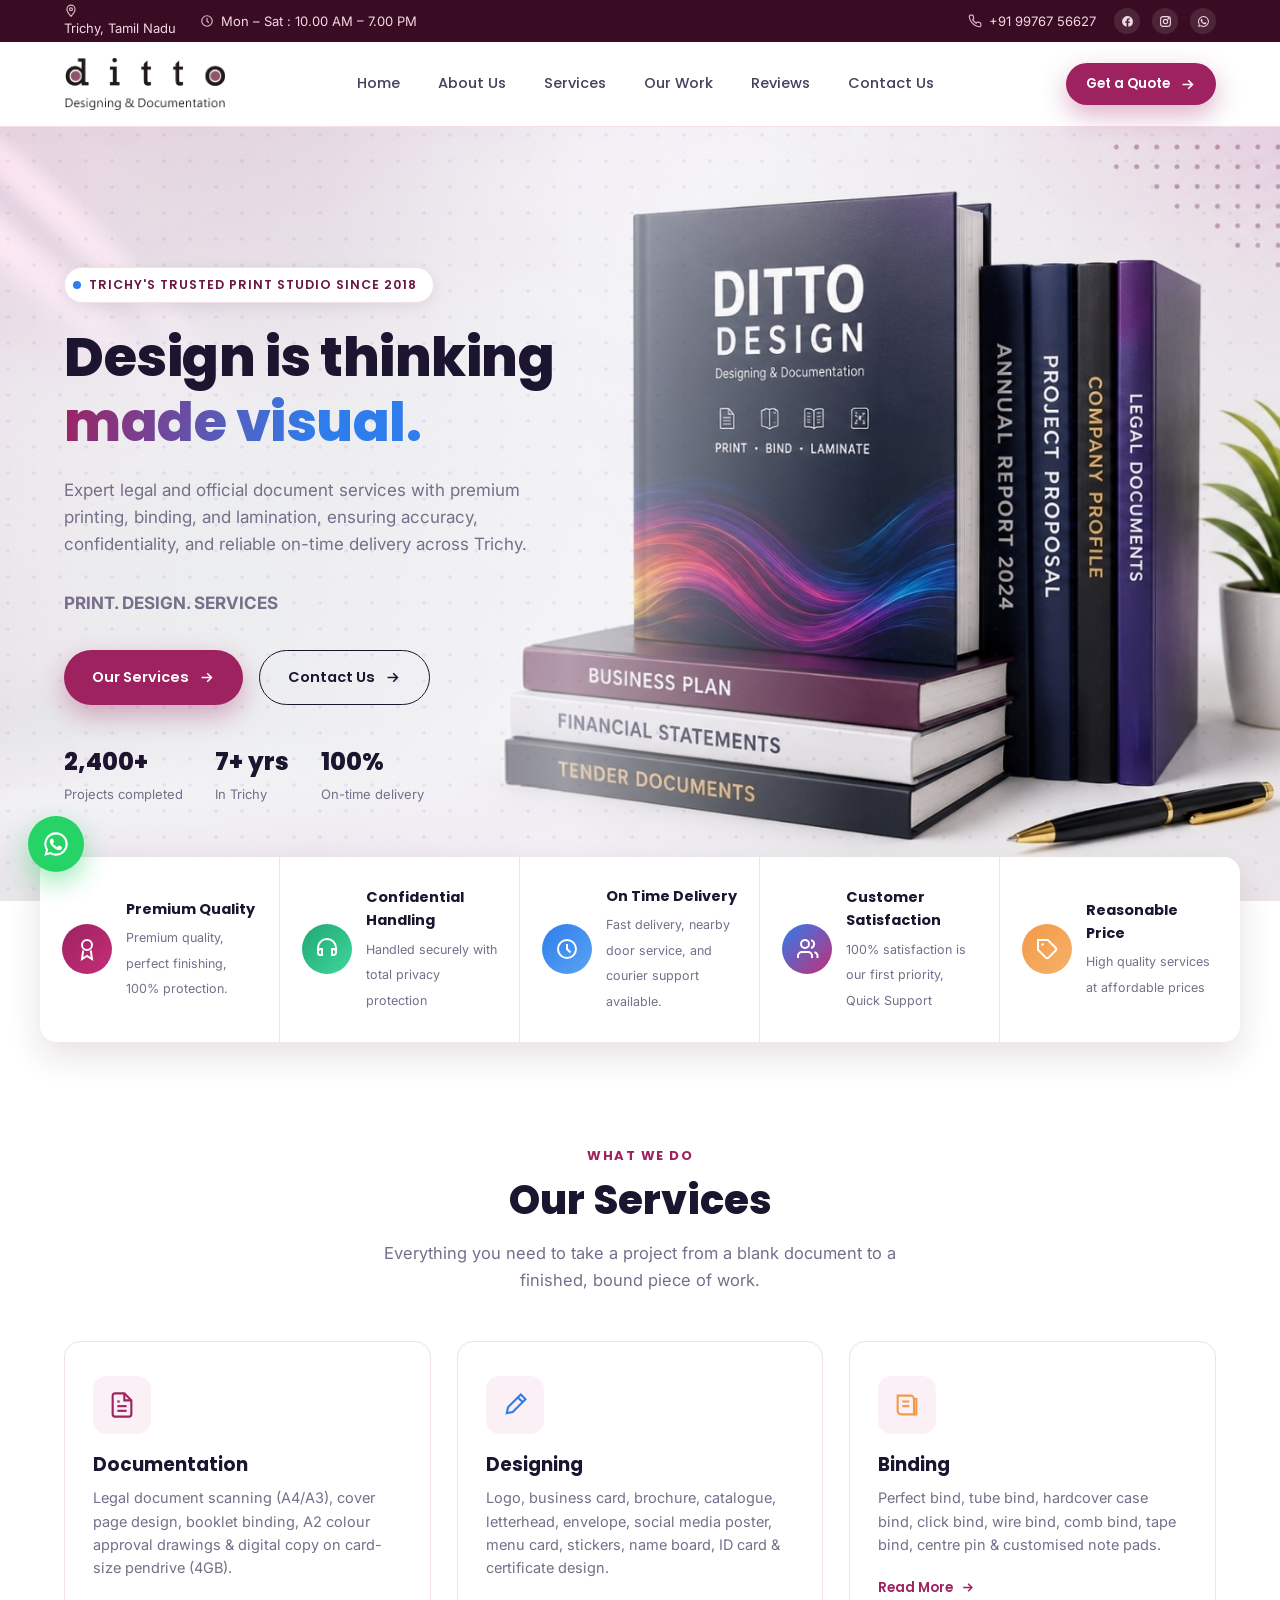
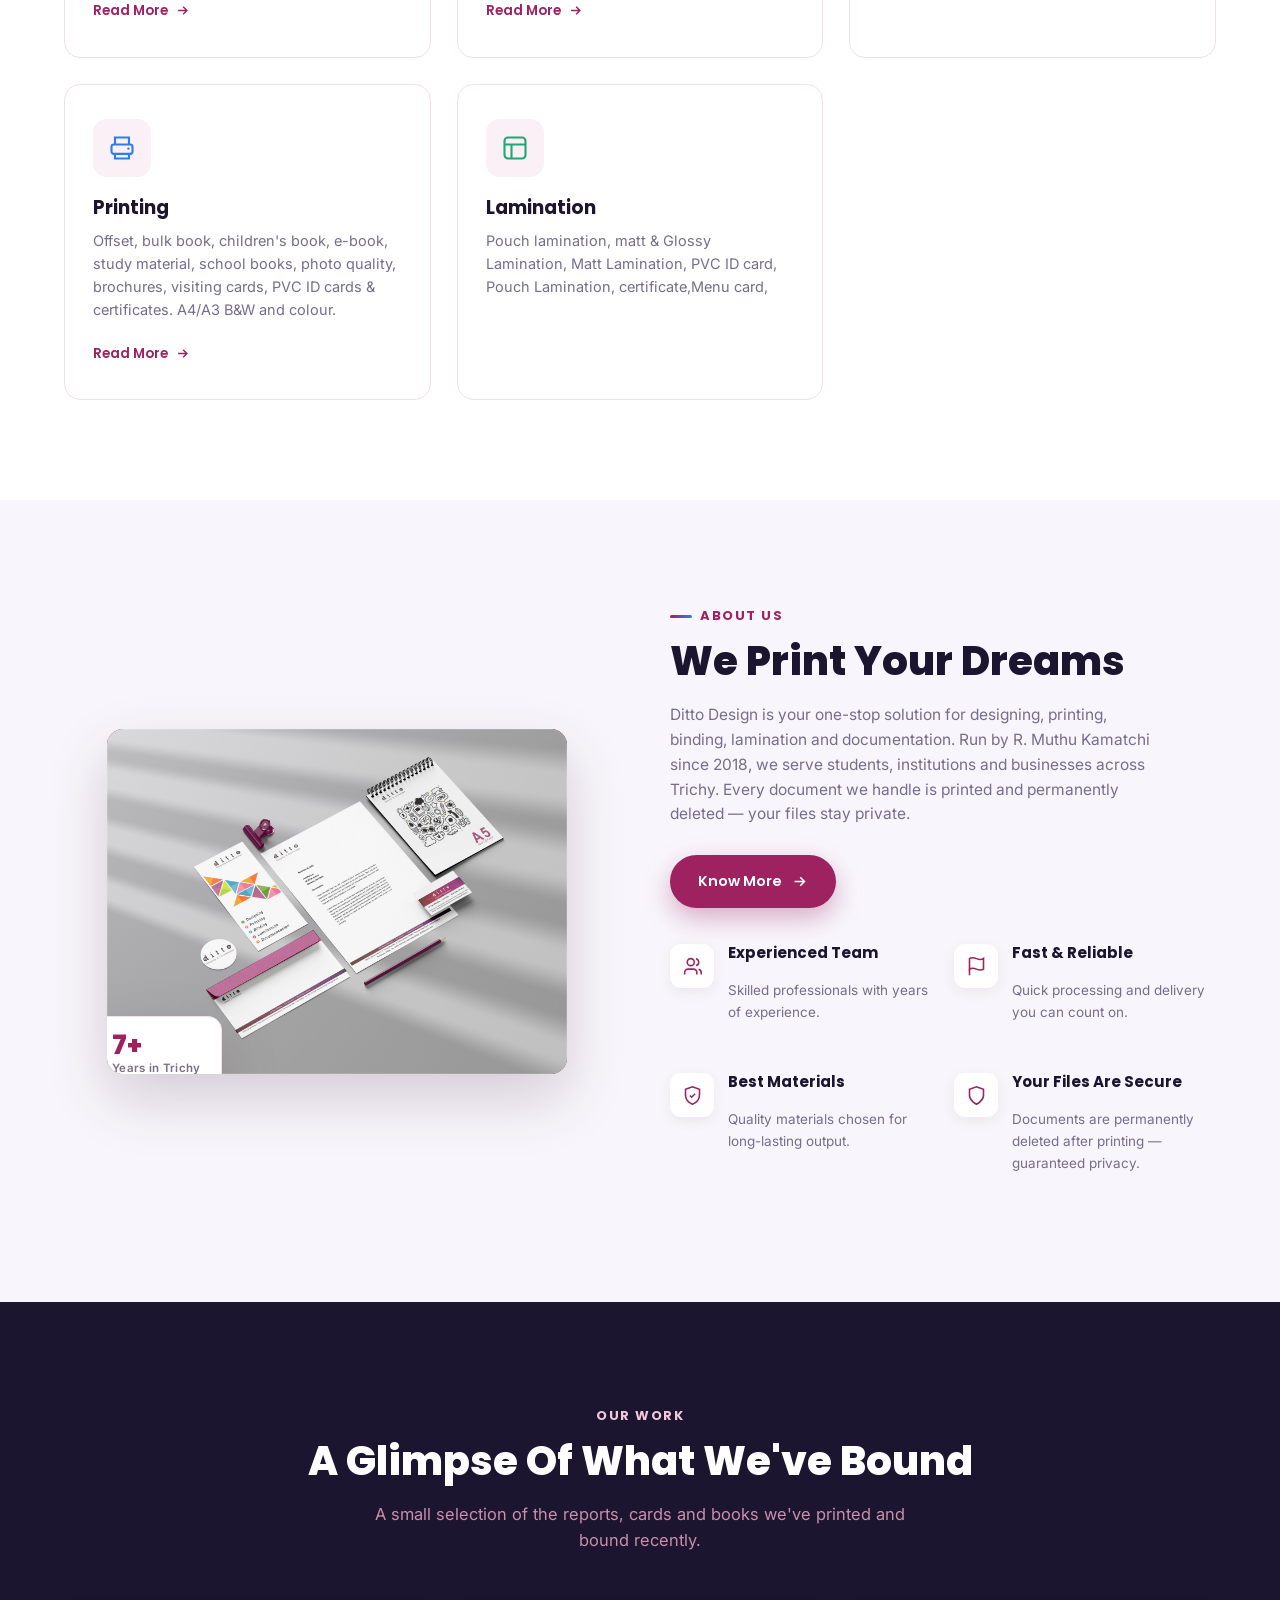
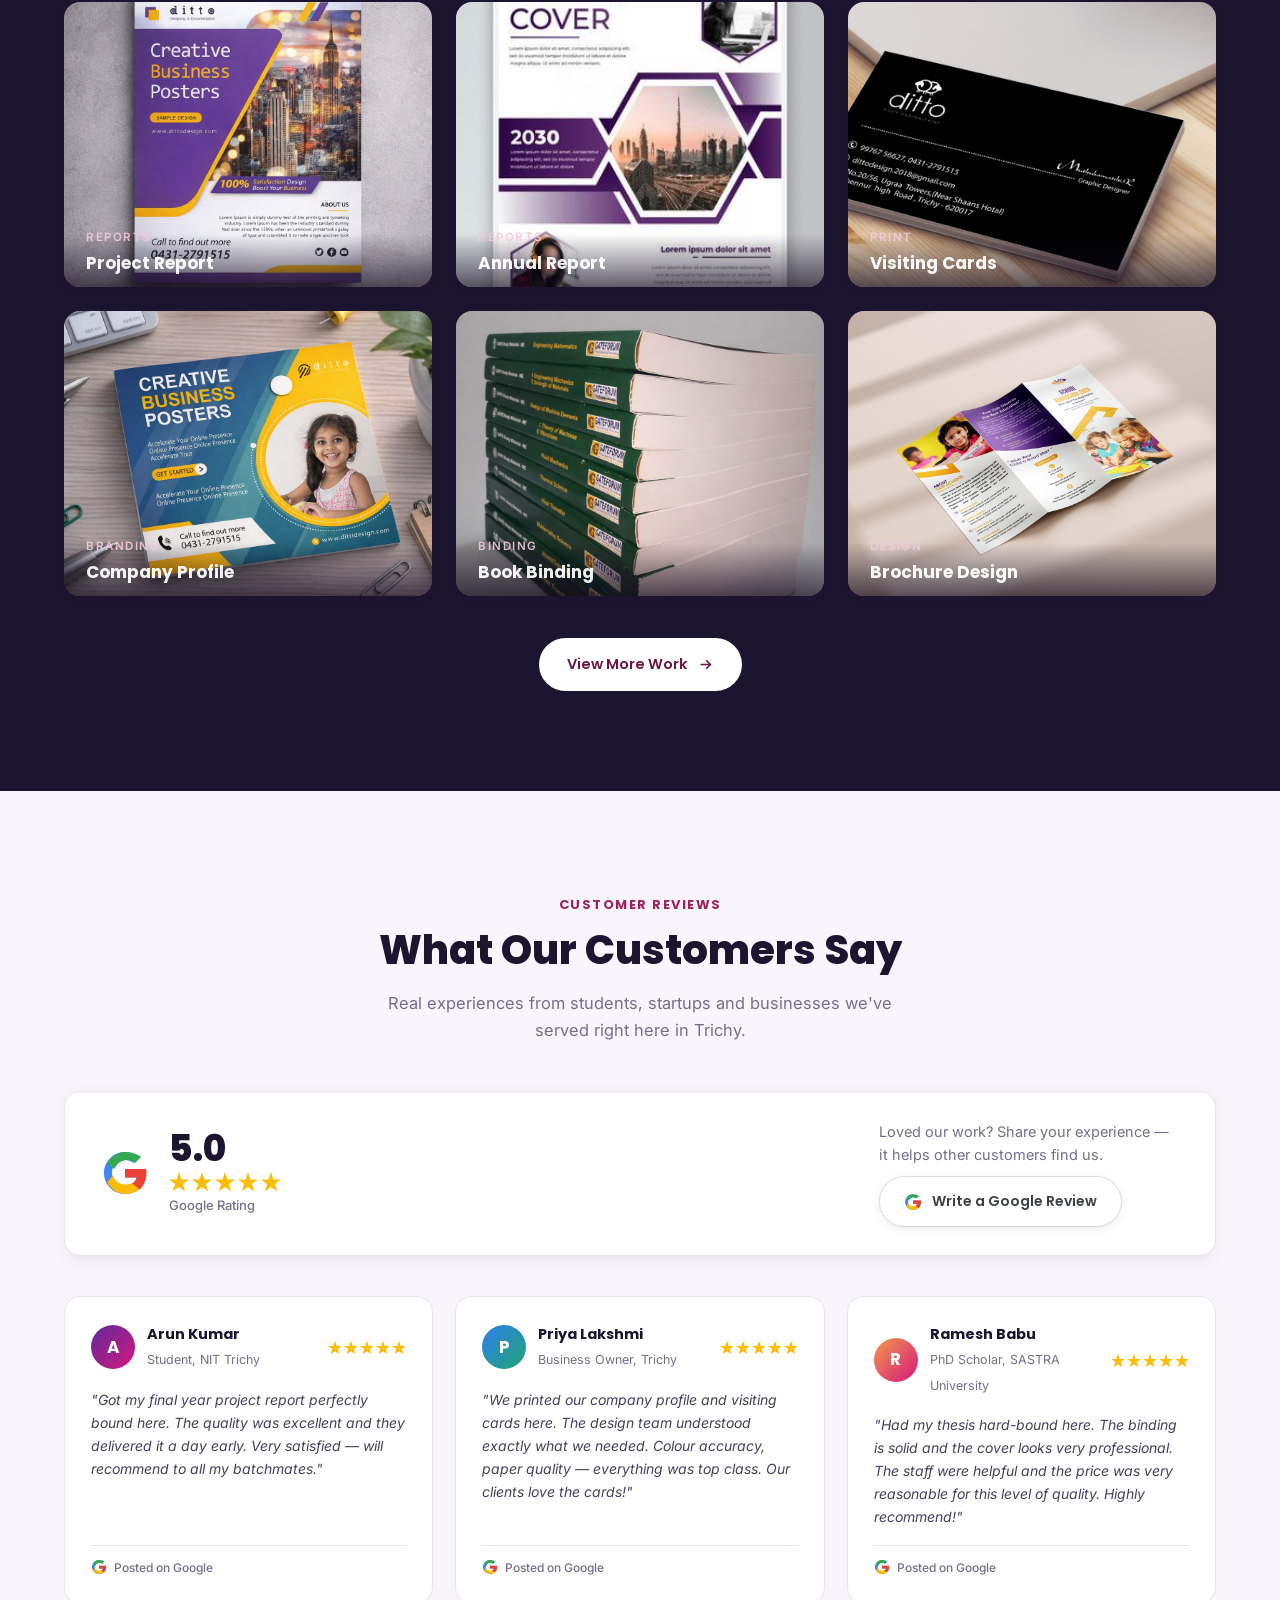
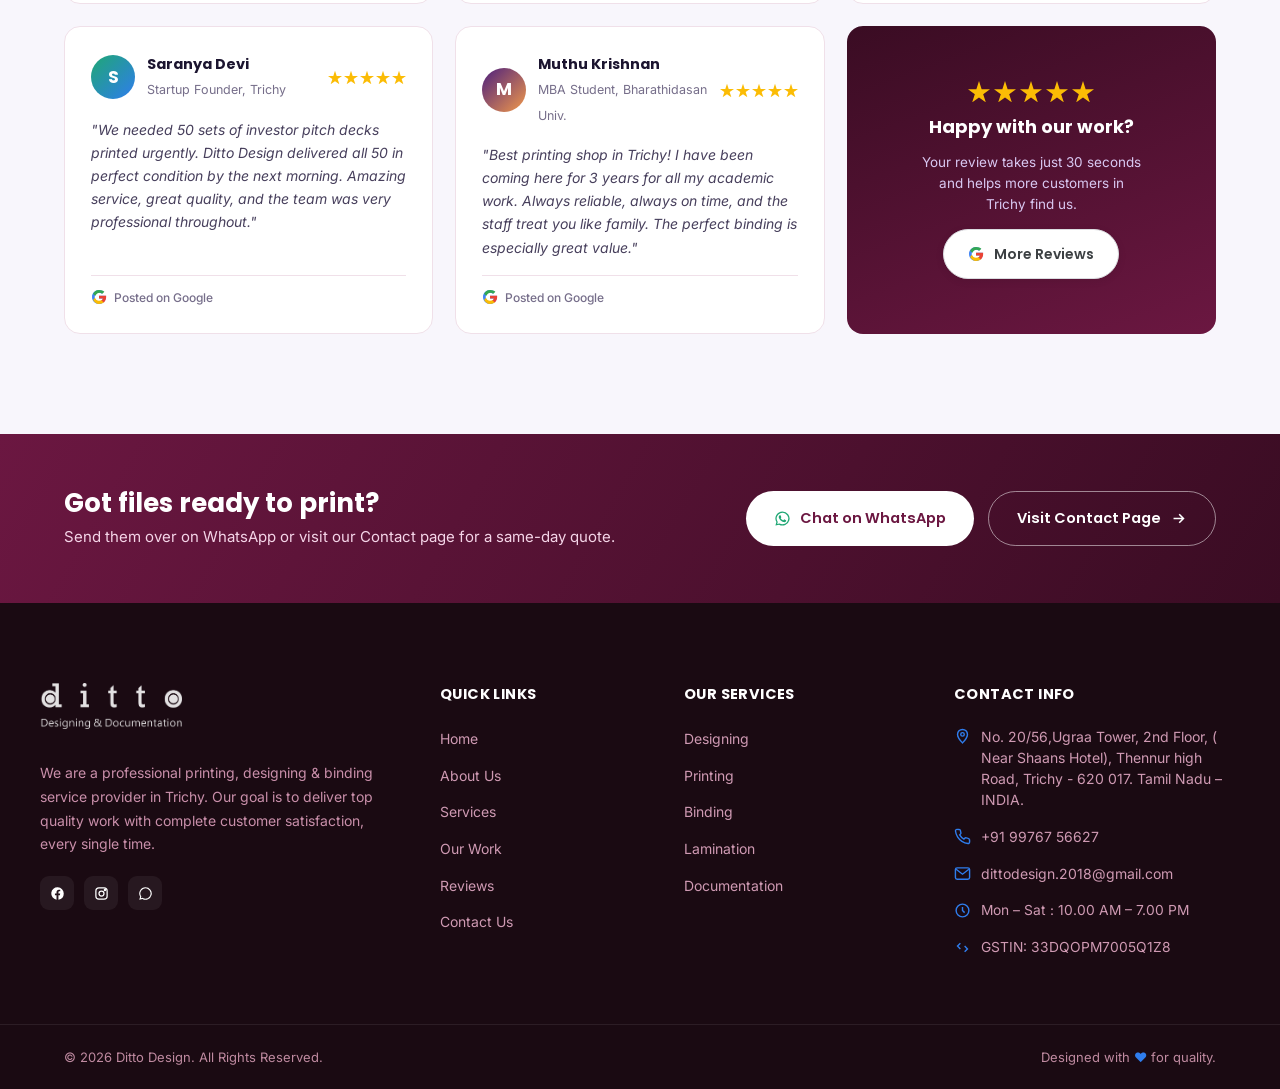
<file: index.html>
<!DOCTYPE html>
<html lang="en">
<head>
<meta charset="UTF-8">
<meta name="viewport" content="width=device-width, initial-scale=1.0">
<title>Ditto Design — Print | Design | Bind | Trichy</title>
<meta name="description" content="Professional designing, printing, binding, lamination and documentation services in Trichy, Tamil Nadu. Ditto Design — since 2018. Premium quality, on-time delivery.">
<link rel="preconnect" href="https://fonts.googleapis.com">
<link rel="preconnect" href="https://fonts.gstatic.com" crossorigin>
<link href="https://fonts.googleapis.com/css2?family=Poppins:wght@500;600;700;800&family=Inter:wght@400;500;600;700&display=swap" rel="stylesheet">
<link rel="stylesheet" href="style.css">
<link rel="icon" type="image/x-icon" href="favicon.ico">
<link rel="icon" type="image/png" sizes="32x32" href="assets/icons/favicon-32x32.png">
<link rel="icon" type="image/png" sizes="16x16" href="assets/icons/favicon-16x16.png">
<link rel="apple-touch-icon" sizes="180x180" href="assets/icons/apple-touch-icon.png">
<link rel="manifest" href="site.webmanifest">
<meta name="theme-color" content="#3A0C23">
</head>
<body>

<!-- ============ TOPBAR ============ -->
<div class="topbar">
  <div class="container">
    <div class="topbar-left">
      <div class="topbar-item">
        <a href="https://maps.app.goo.gl/Ze2u36rK3M3DH5kH7" target="_blank" rel="noopener">
       <svg viewBox="0 0 24 24" fill="none" stroke="currentColor" stroke-width="2"><path d="M12 21s7-7.4 7-12a7 7 0 1 0-14 0c0 4.6 7 12 7 12Z"/><circle cx="12" cy="9" r="2.5"/></svg><span>Trichy, Tamil Nadu</span></a>
       </div>
      <div class="topbar-item hide-mobile"><svg viewBox="0 0 24 24" fill="none" stroke="currentColor" stroke-width="2"><circle cx="12" cy="12" r="9"/><path d="M12 7v5l3 3"/></svg><span>Mon – Sat : 10.00 AM – 7.00 PM</span></div>
    </div>
    <div class="topbar-right">
      <a class="topbar-item" href="tel:+919976756627"><svg viewBox="0 0 24 24" fill="none" stroke="currentColor" stroke-width="2"><path d="M22 16.9v3a2 2 0 0 1-2.2 2 19.8 19.8 0 0 1-8.6-3.1 19.5 19.5 0 0 1-6-6A19.8 19.8 0 0 1 2.1 4.2 2 2 0 0 1 4.1 2h3a2 2 0 0 1 2 1.7c.1.9.3 1.8.6 2.7a2 2 0 0 1-.5 2.1L8 9.7a16 16 0 0 0 6 6l1.2-1.2a2 2 0 0 1 2.1-.5c.9.3 1.8.5 2.7.6a2 2 0 0 1 1.7 2.1Z"/></svg><span>+91 99767 56627</span></a>
      <div class="topbar-socials">
        <a href="https://www.facebook.com/profile.php?id=61575481477857" target="_blank" rel="noopener" aria-label="Facebook"><svg viewBox="0 0 24 24" fill="currentColor"><path d="M22 12a10 10 0 1 0-11.6 9.9v-7H7.9V12h2.5V9.8c0-2.5 1.5-3.9 3.8-3.9 1.1 0 2.2.2 2.2.2v2.4h-1.3c-1.2 0-1.6.8-1.6 1.6V12h2.8l-.4 2.9h-2.4v7A10 10 0 0 0 22 12Z"/></svg></a>
        <a href="https://www.instagram.com/dittodesign.2018?utm_source=ig_web_button_share_sheet&igsh=ZDNlZDc0MzIxNw==" target="_blank" rel="noopener" aria-label="Instagram"><svg viewBox="0 0 24 24" fill="none" stroke="currentColor" stroke-width="2"><rect x="3" y="3" width="18" height="18" rx="5"/><circle cx="12" cy="12" r="4"/><circle cx="17.5" cy="6.5" r="1"/></svg></a>
        <a href="https://wa.me/919976756627" target="_blank" rel="noopener" aria-label="WhatsApp"><svg viewBox="0 0 24 24" fill="currentColor"><path d="M12 2a10 10 0 0 0-8.6 15.1L2 22l5.1-1.3A10 10 0 1 0 12 2Zm0 18.2a8.2 8.2 0 0 1-4.2-1.1l-.3-.2-3 .8.8-2.9-.2-.3a8.2 8.2 0 1 1 6.9 3.7Zm4.5-6.1c-.2-.1-1.5-.7-1.7-.8-.2-.1-.4-.1-.6.1-.2.2-.7.8-.8 1-.2.2-.3.2-.5.1-.2-.1-1-.4-2-1.2-.7-.6-1.2-1.4-1.4-1.6-.1-.2 0-.4.1-.5l.4-.4c.1-.2.2-.3.2-.5.1-.2 0-.4 0-.5-.1-.1-.6-1.5-.8-2-.2-.5-.4-.4-.6-.4h-.5c-.2 0-.5.1-.7.3-.2.2-.9.9-.9 2.2s.9 2.6 1.1 2.8c.1.2 1.8 2.8 4.4 3.8.6.3 1.1.4 1.5.6.6.2 1.2.2 1.6.1.5-.1 1.5-.6 1.7-1.2.2-.6.2-1.1.1-1.2-.1-.1-.2-.2-.5-.3Z"/></svg></a>
      </div>
    </div>
  </div>
</div>

<!-- ============ HEADER ============ -->
<header class="site-header" id="siteHeader">
  <div class="container">
    <a href="index.html" class="logo">
      <img src="assets/logo.png" alt="Ditto Design — Designing &amp; Documentation" class="site-logo">
    </a>
    <nav class="main-nav" id="mainNav">
      <a href="index.html" class="nav-link active">Home</a>
      <a href="index.html#about" class="nav-link">About Us</a>
      <a href="index.html#services" class="nav-link">Services</a>
      <a href="work.html" class="nav-link">Our Work</a>
      <a href="index.html#reviews" class="nav-link">Reviews</a>
      <a href="contact.html" class="nav-link">Contact Us</a>
    </nav>
    <div class="header-actions">
      <a href="contact.html" class="btn btn-primary desktop-only btn-sm">Get a Quote
        <svg viewBox="0 0 24 24" fill="none" stroke="currentColor" stroke-width="2.2"><path d="M5 12h14M13 6l6 6-6 6"/></svg>
      </a>
      <button class="nav-toggle" id="navToggle" aria-label="Toggle menu" aria-expanded="false">
        <svg viewBox="0 0 24 24" fill="none" stroke="currentColor" stroke-width="2"><path d="M4 7h16M4 12h16M4 17h16"/></svg>
      </button>
    </div>
  </div>
  <div class="nav-overlay" id="navOverlay"></div>
</header>

<!-- ============ HERO ============ -->
<section class="hero" id="home">
  <div class="container">
    <div class="hero-copy">
      <span class="hero-eyebrow"><span class="dot"></span>Trichy's Trusted Print Studio Since 2018</span>
      <h1>Design is thinking<br><span class="grad">made visual.</span></h1>
      <p>Expert legal and official document services with premium printing, binding, and lamination, ensuring accuracy, confidentiality, and reliable on-time delivery across Trichy.</p>
      <p><strong><span>PRINT</span><b>.</b><span> DESIGN</span><b>.</b><span> SERVICES</span></strong></p>
      <div class="hero-ctas">
        <a href="#services" class="btn btn-primary">Our Services
          <svg viewBox="0 0 24 24" fill="none" stroke="currentColor" stroke-width="2.2"><path d="M5 12h14M13 6l6 6-6 6"/></svg>
        </a>
        <a href="contact.html" class="btn btn-outline">Contact Us
          <svg viewBox="0 0 24 24" fill="none" stroke="currentColor" stroke-width="2.2"><path d="M5 12h14M13 6l6 6-6 6"/></svg>
        </a>
      </div>
      <div class="hero-stats">
        <div class="hero-stat"><strong>2,400+</strong><span>Projects completed</span></div>
        <div class="hero-stat"><strong>7+ yrs</strong><span>In Trichy</span></div>
        <div class="hero-stat"><strong>100%</strong><span>On-time delivery</span></div>
      </div>
    </div>
  </div>
</section>

<!-- ============ FEATURE STRIP ============ -->
<div class="feature-strip-wrap">
  <div class="feature-strip reveal">
    <div class="feature-item">
      <span class="feature-icon c1"><svg viewBox="0 0 24 24" fill="none" stroke="currentColor" stroke-width="2"><circle cx="12" cy="8" r="5"/><path d="M8.2 13.5 7 22l5-3 5 3-1.2-8.5"/></svg></span>
      <span class="feature-text"><strong>Premium Quality</strong><span>Premium quality, perfect finishing, 100% protection.</span></span>
    </div>
    <div class="feature-item">
      <span class="feature-icon c5"><svg viewBox="0 0 24 24" fill="none" stroke="currentColor" stroke-width="2"><path d="M3 14v-3a9 9 0 0 1 18 0v3"/><path d="M21 15.5a2.5 2.5 0 0 1-2.5 2.5H17v-6h1.5a2.5 2.5 0 0 1 2.5 2.5v1Z"/><path d="M3 15.5A2.5 2.5 0 0 0 5.5 18H7v-6H5.5A2.5 2.5 0 0 0 3 14.5v1Z"/></svg></span>
      <span class="feature-text"><strong>Confidential Handling</strong><span>Handled securely with total privacy protection</span></span>
    </div>
    <div class="feature-item">
      <span class="feature-icon c2"><svg viewBox="0 0 24 24" fill="none" stroke="currentColor" stroke-width="2"><circle cx="12" cy="12" r="9"/><path d="M12 7v5l3.5 3.5"/></svg></span>
      <span class="feature-text"><strong>On Time Delivery</strong><span>Fast delivery, nearby door service, and courier support available.</span></span>
    </div>
    <div class="feature-item">
      <span class="feature-icon c3"><svg viewBox="0 0 24 24" fill="none" stroke="currentColor" stroke-width="2"><path d="M17 21v-2a4 4 0 0 0-4-4H7a4 4 0 0 0-4 4v2"/><circle cx="10" cy="7" r="4"/><path d="M22.5 21v-2a4 4 0 0 0-3-3.9"/><path d="M16 3.1a4 4 0 0 1 0 7.8"/></svg></span>
      <span class="feature-text"><strong>Customer Satisfaction</strong><span>100% satisfaction is our first priority, Quick Support</span></span>
    </div>
    <div class="feature-item">
      <span class="feature-icon c4"><svg viewBox="0 0 24 24" fill="none" stroke="currentColor" stroke-width="2"><path d="m20.6 13.6-7 7a2 2 0 0 1-2.8 0L3 12.8V3h9.8l7.8 7.8a2 2 0 0 1 0 2.8Z"/><circle cx="7.5" cy="7.5" r="1.3" fill="currentColor" stroke="none"/></svg></span>
      <span class="feature-text"><strong>Reasonable Price</strong><span>High quality services at affordable prices<br></span></span>
    </div>
  </div>
</div>

<!-- ============ SERVICES ============ -->
<section class="section" id="services">
  <div class="container">
    <div class="section-head center reveal">
      <span class="eyebrow">What We Do</span>
      <h2 class="section-title">Our Services</h2>
      <p class="section-sub">Everything you need to take a project from a blank document to a finished, bound piece of work.</p>
    </div>
    <div class="services-grid reveal-stagger">
      <div class="service-card">
        <span class="service-icon"><svg viewBox="0 0 24 24" fill="none" stroke="currentColor" stroke-width="1.8"><path d="M14 2H6a2 2 0 0 0-2 2v16a2 2 0 0 0 2 2h12a2 2 0 0 0 2-2V8Z"/><polyline points="14 2 14 8 20 8"/><line x1="16" y1="13" x2="8" y2="13"/><line x1="16" y1="17" x2="8" y2="17"/><polyline points="10 9 9 9 8 9"/></svg></span>
        <h3>Documentation</h3>
        <p>Legal document scanning (A4/A3), cover page design, booklet binding, A2 colour approval drawings &amp; digital copy on card-size pendrive (4GB).</p>
        <a href="services/document-services.html" class="service-link">Read More <svg viewBox="0 0 24 24" fill="none" stroke="currentColor" stroke-width="2.4"><path d="M5 12h14M13 6l6 6-6 6"/></svg></a>
      </div>
      <div class="service-card">
        <span class="service-icon"><svg viewBox="0 0 24 24" fill="none" stroke="currentColor" stroke-width="1.8"><path d="m17 3 4 4-11 11-5 1 1-5Z"/><path d="m14.5 5.5 4 4"/></svg></span>
        <h3>Designing</h3>
        <p>Logo, business card, brochure, catalogue, letterhead, envelope, social media poster, menu card, stickers, name board, ID card &amp; certificate design.</p>
        <a href="services/designing.html" class="service-link">Read More <svg viewBox="0 0 24 24" fill="none" stroke="currentColor" stroke-width="2.4"><path d="M5 12h14M13 6l6 6-6 6"/></svg></a>
      </div>
      <div class="service-card">
        <span class="service-icon"><svg viewBox="0 0 24 24" fill="none" stroke="currentColor" stroke-width="1.8"><path d="M4 4h11a3 3 0 0 1 3 3v13H7a3 3 0 0 1-3-3V4Z"/><path d="M18 7h2v13h-2"/><path d="M8 9h6M8 13h6"/></svg></span>
        <h3>Binding</h3>
        <p>Perfect bind, tube bind, hardcover case bind, click bind, wire bind, comb bind, tape bind, centre pin &amp; customised note pads.</p>
        <a href="services/perfect-binding.html" class="service-link">Read More <svg viewBox="0 0 24 24" fill="none" stroke="currentColor" stroke-width="2.4"><path d="M5 12h14M13 6l6 6-6 6"/></svg></a>
      </div>
      <div class="service-card">
        <span class="service-icon"><svg viewBox="0 0 24 24" fill="none" stroke="currentColor" stroke-width="1.8"><path d="M6 9V3h12v6"/><rect x="3" y="9" width="18" height="8" rx="2"/><path d="M6 17v4h12v-4"/><circle cx="17.5" cy="12.5" r="1" fill="currentColor" stroke="none"/></svg></span>
        <h3>Printing</h3>
        <p>Offset, bulk book, children's book, e-book, study material, school books, photo quality, brochures, visiting cards, PVC ID cards &amp; certificates. A4/A3 B&amp;W and colour.</p>
        <a href="services/printing-services.html" class="service-link">Read More <svg viewBox="0 0 24 24" fill="none" stroke="currentColor" stroke-width="2.4"><path d="M5 12h14M13 6l6 6-6 6"/></svg></a>
      </div>
      <div class="service-card">
        <span class="service-icon"><svg viewBox="0 0 24 24" fill="none" stroke="currentColor" stroke-width="1.8"><rect x="3" y="3" width="18" height="18" rx="3"/><path d="M3 9h18M9 21V9"/></svg></span>
        <h3>Lamination</h3>
        <p>Pouch lamination, matt &amp; Glossy Lamination, Matt Lamination, PVC ID card, Pouch Lamination, certificate,Menu card,</p>
        <!-- <a href="services/designing.html" class="service-link">Read More <svg viewBox="0 0 24 24" fill="none" stroke="currentColor" stroke-width="2.4"><path d="M5 12h14M13 6l6 6-6 6"/></svg></a> -->
      </div>
    </div>
  </div>
</section>

<!-- ============ ABOUT ============ -->
<section class="section about-section" id="about">
  <div class="container about-grid">
    <div class="about-visual reveal">
      <div class="about-photo-frame">
        <img src="assets/services/branding-mockup.jpg" alt="Ditto Design branded stationery — letterhead, A5 spiral notepad, tri-fold brochure, business card, envelope and badge laid out together" loading="lazy" onerror="this.closest('.about-photo-frame').classList.add('img-missing')">
        <div class="about-photo-badge">
          <strong>7+</strong>
          <span>Years in Trichy</span>
        </div>
      </div>
    </div>
    <div class="about-copy reveal">
      <span class="eyebrow">About Us</span>
      <h2 class="section-title">We Print Your Dreams</h2>
      <p>Ditto Design is your one-stop solution for designing, printing, binding, lamination and documentation. Run by R. Muthu Kamatchi since 2018, we serve students, institutions and businesses across Trichy. Every document we handle is printed and permanently deleted — your files stay private.</p>
      <a href="contact.html" class="btn btn-primary">Know More
        <svg viewBox="0 0 24 24" fill="none" stroke="currentColor" stroke-width="2.2"><path d="M5 12h14M13 6l6 6-6 6"/></svg>
      </a>
      <div class="why-grid">
        <div class="why-item">
          <span class="why-icon"><svg viewBox="0 0 24 24" fill="none" stroke="currentColor" stroke-width="1.8"><path d="M17 21v-2a4 4 0 0 0-4-4H7a4 4 0 0 0-4 4v2"/><circle cx="10" cy="7" r="4"/><path d="M22 21v-2a4 4 0 0 0-3-3.9"/><path d="M16 3.1a4 4 0 0 1 0 7.8"/></svg></span>
          <span><h4>Experienced Team</h4><p>Skilled professionals with years of experience.</p></span>
        </div>
        <div class="why-item">
          <span class="why-icon"><svg viewBox="0 0 24 24" fill="none" stroke="currentColor" stroke-width="1.8"><path d="M4 15s1-1 4-1 5 2 8 2 4-1 4-1V3s-1 1-4 1-5-2-8-2-4 1-4 1Z"/><path d="M4 22V15"/></svg></span>
          <span><h4>Fast &amp; Reliable</h4><p>Quick processing and delivery you can count on.</p></span>
        </div>
        <div class="why-item">
          <span class="why-icon"><svg viewBox="0 0 24 24" fill="none" stroke="currentColor" stroke-width="1.8"><path d="M12 2 4 5v6c0 5 3.4 9 8 11 4.6-2 8-6 8-11V5Z"/><path d="m9 12 2 2 4-4"/></svg></span>
          <span><h4>Best Materials</h4><p>Quality materials chosen for long-lasting output.</p></span>
        </div>
        <div class="why-item">
          <span class="why-icon"><svg viewBox="0 0 24 24" fill="none" stroke="currentColor" stroke-width="1.8"><path d="M12 22s8-4 8-10V5l-8-3-8 3v7c0 6 8 10 8 10z"/></svg></span>
          <span><h4>Your Files Are Secure</h4><p>Documents are permanently deleted after printing — guaranteed privacy.</p></span>
        </div>
      </div>
    </div>
  </div>
</section>

<!-- ============ OUR WORK ============ -->
<section class="section" id="work" style="background:var(--ink-900);">
  <div class="container">
    <div class="section-head center reveal">
      <span class="eyebrow" style="color:#F2C8DA;">Our Work</span>
      <h2 class="section-title" style="color:#fff;">A Glimpse Of What We've Bound</h2>
      <p class="section-sub" style="color:#C98FAA;">A small selection of the reports, cards and books we've printed and bound recently.</p>
    </div>
    <div class="work-grid reveal-stagger">
      <a href="work.html" class="work-card">
        <img class="work-photo" src="assets/work/poster-business.jpg" alt="Spiral-bound project report" loading="lazy" onerror="this.closest('.work-card').classList.add('img-missing')">
        <div class="work-overlay"><span>Reports</span><h4>Project Report</h4></div>
      </a>
      <a href="work.html" class="work-card">
        <img class="work-photo" src="assets/work/32.jpg" alt="Hardbound annual report" loading="lazy" onerror="this.closest('.work-card').classList.add('img-missing')">
        <div class="work-overlay"><span>Reports</span><h4>Annual Report</h4></div>
      </a>
      <a href="work.html" class="work-card">
        <img class="work-photo" src="assets/work/26.jpg" alt="Printed visiting cards" loading="lazy" onerror="this.closest('.work-card').classList.add('img-missing')">
        <div class="work-overlay"><span>Print</span><h4>Visiting Cards</h4></div>
      </a>
      <a href="work.html" class="work-card">
        <img class="work-photo" src="assets/work/poster-child.jpg" alt="Company profile booklet" loading="lazy" onerror="this.closest('.work-card').classList.add('img-missing')">
        <div class="work-overlay"><span>Branding</span><h4>Company Profile</h4></div>
      </a>
      <a href="work.html" class="work-card">
        <img class="work-photo" src="assets/work/1.png" alt="Stack of bound books" loading="lazy" onerror="this.closest('.work-card').classList.add('img-missing')">
        <div class="work-overlay"><span>Binding</span><h4>Book Binding</h4></div>
      </a>
      <a href="work.html" class="work-card">
        <img class="work-photo" src="assets/work/brochure-design.jpg" alt="Brochure design layout" loading="lazy" onerror="this.closest('.work-card').classList.add('img-missing')">
        <div class="work-overlay"><span>Design</span><h4>Brochure Design</h4></div>
      </a>
    </div>
    <div class="work-foot reveal">
      <a href="work.html" class="btn btn-light">View More Work
        <svg viewBox="0 0 24 24" fill="none" stroke="currentColor" stroke-width="2.2"><path d="M5 12h14M13 6l6 6-6 6"/></svg>
      </a>
    </div>
  </div>
</section>

<!-- ============ GOOGLE REVIEWS ============ -->
<section class="section reviews-section" id="reviews">
  <div class="container">
    <div class="section-head center reveal">
      <span class="eyebrow">Customer Reviews</span>
      <h2 class="section-title">What Our Customers Say</h2>
      <p class="section-sub">Real experiences from students, startups and businesses we've served right here in Trichy.</p>
    </div>

    <!-- Google Rating Banner -->
    <div class="google-rating-banner reveal">
      <div class="grb-left">
        <svg class="google-g" viewBox="0 0 48 48" xmlns="http://www.w3.org/2000/svg">
          <path fill="#4285F4" d="M44.5 20H24v8.5h11.8C34.2 33.6 29.7 37 24 37c-7.2 0-13-5.8-13-13s5.8-13 13-13c3.1 0 6 1.1 8.1 3l6-6C34.8 5.3 29.7 3 24 3 12.4 3 3 12.4 3 24s9.4 21 21 21c11 0 20.5-8 20.5-21 0-1.4-.1-2.7-.3-4l-.7 0Z"/>
          <path fill="#34A853" d="M6.3 14.7 13.6 20c1.9-5.2 6.9-9 12.4-9 3.1 0 6 1.1 8.1 3l6-6C36.8 5.3 30.7 3 24 3 16.3 3 9.7 7.9 6.3 14.7Z"/>
          <path fill="#FBBC05" d="M24 45c6.5 0 11.9-2.1 15.9-5.8l-7.4-6c-2.1 1.5-4.9 2.4-8.5 2.4-5.6 0-10.4-3.8-12.1-9L6.3 33c3.4 7 10 12 17.7 12Z"/>
          <path fill="#EA4335" d="M44.5 20H24v8.5h11.8c-.8 2.5-2.4 4.6-4.5 6.1l7.4 6c4.3-4 6.8-9.9 6.8-17.1 0-1.4-.1-2.7-.3-4l-.7 0Z"/>
        </svg>
        <div class="grb-score">
          <span class="grb-number">5.0</span>
          <div class="grb-stars">
            <svg viewBox="0 0 20 20" fill="#FBBC05"><path d="M10 1l2.4 7.4H20l-6.2 4.5 2.4 7.4L10 16l-6.2 4.3 2.4-7.4L0 8.4h7.6z"/></svg>
            <svg viewBox="0 0 20 20" fill="#FBBC05"><path d="M10 1l2.4 7.4H20l-6.2 4.5 2.4 7.4L10 16l-6.2 4.3 2.4-7.4L0 8.4h7.6z"/></svg>
            <svg viewBox="0 0 20 20" fill="#FBBC05"><path d="M10 1l2.4 7.4H20l-6.2 4.5 2.4 7.4L10 16l-6.2 4.3 2.4-7.4L0 8.4h7.6z"/></svg>
            <svg viewBox="0 0 20 20" fill="#FBBC05"><path d="M10 1l2.4 7.4H20l-6.2 4.5 2.4 7.4L10 16l-6.2 4.3 2.4-7.4L0 8.4h7.6z"/></svg>
            <svg viewBox="0 0 20 20" fill="#FBBC05"><path d="M10 1l2.4 7.4H20l-6.2 4.5 2.4 7.4L10 16l-6.2 4.3 2.4-7.4L0 8.4h7.6z"/></svg>
          </div>
          <span class="grb-label">Google Rating</span>
        </div>
      </div>
      <div class="grb-right">
        <p>Loved our work? Share your experience — it helps other customers find us.</p>
        <a href="https://www.google.com/search?sca_esv=91ce793e17c03810&sxsrf=APpeQnvD7p_Wu4EBQt2NaY7oyKdOJa3MCw:1783312501886&si=APenkKm7iecQ4G6P-TsbSMFKIQtv3EFIqRAFw-i8uEbk55Z-_4XOvIr0erJgRU0CUspc0vb9L2pA_D1zkmgQ0NGs2AZGy4TPc0oZfFf0RX_v145HO7UuCEAp4ET3mHwo6eVJtaZyTFC8N_FexVZxYTrw7Z27POERPA%3D%3D&q=Ditto+Designing+%26+Documentation+Reviews&sa=X&ved=2ahUKEwjU4srhnL2VAxWTcmwGHW9YO7EQ0bkNegQIJBAF&biw=735&bih=836&dpr=2#lrd=0x3baaf5e5408ccb1d:0xb0b260764f105fc8,3,,,," target="_blank" rel="noopener" class="btn btn-google">
          <svg viewBox="0 0 48 48" xmlns="http://www.w3.org/2000/svg" style="width:18px;height:18px;flex-shrink:0">
            <path fill="#4285F4" d="M44.5 20H24v8.5h11.8C34.2 33.6 29.7 37 24 37c-7.2 0-13-5.8-13-13s5.8-13 13-13c3.1 0 6 1.1 8.1 3l6-6C34.8 5.3 29.7 3 24 3 12.4 3 3 12.4 3 24s9.4 21 21 21c11 0 20.5-8 20.5-21 0-1.4-.1-2.7-.3-4Z"/>
            <path fill="#34A853" d="M6.3 14.7 13.6 20c1.9-5.2 6.9-9 12.4-9 3.1 0 6 1.1 8.1 3l6-6C36.8 5.3 30.7 3 24 3 16.3 3 9.7 7.9 6.3 14.7Z"/>
            <path fill="#FBBC05" d="M24 45c6.5 0 11.9-2.1 15.9-5.8l-7.4-6c-2.1 1.5-4.9 2.4-8.5 2.4-5.6 0-10.4-3.8-12.1-9L6.3 33c3.4 7 10 12 17.7 12Z"/>
            <path fill="#EA4335" d="M44.5 20H24v8.5h11.8c-.8 2.5-2.4 4.6-4.5 6.1l7.4 6c4.3-4 6.8-9.9 6.8-17.1 0-1.4-.1-2.7-.3-4Z"/>
          </svg>
          Write a Google Review
        </a>
      </div>
    </div>

    <!-- Review Cards -->
    <div class="reviews-grid reveal-stagger">

      <div class="review-card">
        <div class="review-header">
          <div class="reviewer-avatar" style="background:linear-gradient(135deg,#5E2A9C,#D6177E)">A</div>
          <div class="reviewer-info">
            <strong>Arun Kumar</strong>
            <span>Student, NIT Trichy</span>
          </div>
          <div class="review-stars">
            <svg viewBox="0 0 20 20" fill="#FBBC05"><path d="M10 1l2.4 7.4H20l-6.2 4.5 2.4 7.4L10 16l-6.2 4.3 2.4-7.4L0 8.4h7.6z"/></svg>
            <svg viewBox="0 0 20 20" fill="#FBBC05"><path d="M10 1l2.4 7.4H20l-6.2 4.5 2.4 7.4L10 16l-6.2 4.3 2.4-7.4L0 8.4h7.6z"/></svg>
            <svg viewBox="0 0 20 20" fill="#FBBC05"><path d="M10 1l2.4 7.4H20l-6.2 4.5 2.4 7.4L10 16l-6.2 4.3 2.4-7.4L0 8.4h7.6z"/></svg>
            <svg viewBox="0 0 20 20" fill="#FBBC05"><path d="M10 1l2.4 7.4H20l-6.2 4.5 2.4 7.4L10 16l-6.2 4.3 2.4-7.4L0 8.4h7.6z"/></svg>
            <svg viewBox="0 0 20 20" fill="#FBBC05"><path d="M10 1l2.4 7.4H20l-6.2 4.5 2.4 7.4L10 16l-6.2 4.3 2.4-7.4L0 8.4h7.6z"/></svg>
          </div>
        </div>
        <p class="review-text">"Got my final year project report perfectly bound here. The quality was excellent and they delivered it a day early. Very satisfied — will recommend to all my batchmates."</p>
        <div class="review-footer">
          <svg viewBox="0 0 48 48" xmlns="http://www.w3.org/2000/svg" style="width:16px;height:16px;flex-shrink:0"><path fill="#4285F4" d="M44.5 20H24v8.5h11.8C34.2 33.6 29.7 37 24 37c-7.2 0-13-5.8-13-13s5.8-13 13-13c3.1 0 6 1.1 8.1 3l6-6C34.8 5.3 29.7 3 24 3 12.4 3 3 12.4 3 24s9.4 21 21 21c11 0 20.5-8 20.5-21 0-1.4-.1-2.7-.3-4Z"/><path fill="#34A853" d="M6.3 14.7 13.6 20c1.9-5.2 6.9-9 12.4-9 3.1 0 6 1.1 8.1 3l6-6C36.8 5.3 30.7 3 24 3 16.3 3 9.7 7.9 6.3 14.7Z"/><path fill="#FBBC05" d="M24 45c6.5 0 11.9-2.1 15.9-5.8l-7.4-6c-2.1 1.5-4.9 2.4-8.5 2.4-5.6 0-10.4-3.8-12.1-9L6.3 33c3.4 7 10 12 17.7 12Z"/><path fill="#EA4335" d="M44.5 20H24v8.5h11.8c-.8 2.5-2.4 4.6-4.5 6.1l7.4 6c4.3-4 6.8-9.9 6.8-17.1 0-1.4-.1-2.7-.3-4Z"/></svg>
          <span>Posted on Google</span>
        </div>
      </div>

      <div class="review-card">
        <div class="review-header">
          <div class="reviewer-avatar" style="background:linear-gradient(135deg,#2F7DED,#1FA774)">P</div>
          <div class="reviewer-info">
            <strong>Priya Lakshmi</strong>
            <span>Business Owner, Trichy</span>
          </div>
          <div class="review-stars">
            <svg viewBox="0 0 20 20" fill="#FBBC05"><path d="M10 1l2.4 7.4H20l-6.2 4.5 2.4 7.4L10 16l-6.2 4.3 2.4-7.4L0 8.4h7.6z"/></svg>
            <svg viewBox="0 0 20 20" fill="#FBBC05"><path d="M10 1l2.4 7.4H20l-6.2 4.5 2.4 7.4L10 16l-6.2 4.3 2.4-7.4L0 8.4h7.6z"/></svg>
            <svg viewBox="0 0 20 20" fill="#FBBC05"><path d="M10 1l2.4 7.4H20l-6.2 4.5 2.4 7.4L10 16l-6.2 4.3 2.4-7.4L0 8.4h7.6z"/></svg>
            <svg viewBox="0 0 20 20" fill="#FBBC05"><path d="M10 1l2.4 7.4H20l-6.2 4.5 2.4 7.4L10 16l-6.2 4.3 2.4-7.4L0 8.4h7.6z"/></svg>
            <svg viewBox="0 0 20 20" fill="#FBBC05"><path d="M10 1l2.4 7.4H20l-6.2 4.5 2.4 7.4L10 16l-6.2 4.3 2.4-7.4L0 8.4h7.6z"/></svg>
          </div>
        </div>
        <p class="review-text">"We printed our company profile and visiting cards here. The design team understood exactly what we needed. Colour accuracy, paper quality — everything was top class. Our clients love the cards!"</p>
        <div class="review-footer">
          <svg viewBox="0 0 48 48" xmlns="http://www.w3.org/2000/svg" style="width:16px;height:16px;flex-shrink:0"><path fill="#4285F4" d="M44.5 20H24v8.5h11.8C34.2 33.6 29.7 37 24 37c-7.2 0-13-5.8-13-13s5.8-13 13-13c3.1 0 6 1.1 8.1 3l6-6C34.8 5.3 29.7 3 24 3 12.4 3 3 12.4 3 24s9.4 21 21 21c11 0 20.5-8 20.5-21 0-1.4-.1-2.7-.3-4Z"/><path fill="#34A853" d="M6.3 14.7 13.6 20c1.9-5.2 6.9-9 12.4-9 3.1 0 6 1.1 8.1 3l6-6C36.8 5.3 30.7 3 24 3 16.3 3 9.7 7.9 6.3 14.7Z"/><path fill="#FBBC05" d="M24 45c6.5 0 11.9-2.1 15.9-5.8l-7.4-6c-2.1 1.5-4.9 2.4-8.5 2.4-5.6 0-10.4-3.8-12.1-9L6.3 33c3.4 7 10 12 17.7 12Z"/><path fill="#EA4335" d="M44.5 20H24v8.5h11.8c-.8 2.5-2.4 4.6-4.5 6.1l7.4 6c4.3-4 6.8-9.9 6.8-17.1 0-1.4-.1-2.7-.3-4Z"/></svg>
          <span>Posted on Google</span>
        </div>
      </div>

      <div class="review-card">
        <div class="review-header">
          <div class="reviewer-avatar" style="background:linear-gradient(135deg,#F2994A,#D6177E)">R</div>
          <div class="reviewer-info">
            <strong>Ramesh Babu</strong>
            <span>PhD Scholar, SASTRA University</span>
          </div>
          <div class="review-stars">
            <svg viewBox="0 0 20 20" fill="#FBBC05"><path d="M10 1l2.4 7.4H20l-6.2 4.5 2.4 7.4L10 16l-6.2 4.3 2.4-7.4L0 8.4h7.6z"/></svg>
            <svg viewBox="0 0 20 20" fill="#FBBC05"><path d="M10 1l2.4 7.4H20l-6.2 4.5 2.4 7.4L10 16l-6.2 4.3 2.4-7.4L0 8.4h7.6z"/></svg>
            <svg viewBox="0 0 20 20" fill="#FBBC05"><path d="M10 1l2.4 7.4H20l-6.2 4.5 2.4 7.4L10 16l-6.2 4.3 2.4-7.4L0 8.4h7.6z"/></svg>
            <svg viewBox="0 0 20 20" fill="#FBBC05"><path d="M10 1l2.4 7.4H20l-6.2 4.5 2.4 7.4L10 16l-6.2 4.3 2.4-7.4L0 8.4h7.6z"/></svg>
            <svg viewBox="0 0 20 20" fill="#FBBC05"><path d="M10 1l2.4 7.4H20l-6.2 4.5 2.4 7.4L10 16l-6.2 4.3 2.4-7.4L0 8.4h7.6z"/></svg>
          </div>
        </div>
        <p class="review-text">"Had my thesis hard-bound here. The binding is solid and the cover looks very professional. The staff were helpful and the price was very reasonable for this level of quality. Highly recommend!"</p>
        <div class="review-footer">
          <svg viewBox="0 0 48 48" xmlns="http://www.w3.org/2000/svg" style="width:16px;height:16px;flex-shrink:0"><path fill="#4285F4" d="M44.5 20H24v8.5h11.8C34.2 33.6 29.7 37 24 37c-7.2 0-13-5.8-13-13s5.8-13 13-13c3.1 0 6 1.1 8.1 3l6-6C34.8 5.3 29.7 3 24 3 12.4 3 3 12.4 3 24s9.4 21 21 21c11 0 20.5-8 20.5-21 0-1.4-.1-2.7-.3-4Z"/><path fill="#34A853" d="M6.3 14.7 13.6 20c1.9-5.2 6.9-9 12.4-9 3.1 0 6 1.1 8.1 3l6-6C36.8 5.3 30.7 3 24 3 16.3 3 9.7 7.9 6.3 14.7Z"/><path fill="#FBBC05" d="M24 45c6.5 0 11.9-2.1 15.9-5.8l-7.4-6c-2.1 1.5-4.9 2.4-8.5 2.4-5.6 0-10.4-3.8-12.1-9L6.3 33c3.4 7 10 12 17.7 12Z"/><path fill="#EA4335" d="M44.5 20H24v8.5h11.8c-.8 2.5-2.4 4.6-4.5 6.1l7.4 6c4.3-4 6.8-9.9 6.8-17.1 0-1.4-.1-2.7-.3-4Z"/></svg>
          <span>Posted on Google</span>
        </div>
      </div>

      <div class="review-card">
        <div class="review-header">
          <div class="reviewer-avatar" style="background:linear-gradient(135deg,#1FA774,#2F7DED)">S</div>
          <div class="reviewer-info">
            <strong>Saranya Devi</strong>
            <span>Startup Founder, Trichy</span>
          </div>
          <div class="review-stars">
            <svg viewBox="0 0 20 20" fill="#FBBC05"><path d="M10 1l2.4 7.4H20l-6.2 4.5 2.4 7.4L10 16l-6.2 4.3 2.4-7.4L0 8.4h7.6z"/></svg>
            <svg viewBox="0 0 20 20" fill="#FBBC05"><path d="M10 1l2.4 7.4H20l-6.2 4.5 2.4 7.4L10 16l-6.2 4.3 2.4-7.4L0 8.4h7.6z"/></svg>
            <svg viewBox="0 0 20 20" fill="#FBBC05"><path d="M10 1l2.4 7.4H20l-6.2 4.5 2.4 7.4L10 16l-6.2 4.3 2.4-7.4L0 8.4h7.6z"/></svg>
            <svg viewBox="0 0 20 20" fill="#FBBC05"><path d="M10 1l2.4 7.4H20l-6.2 4.5 2.4 7.4L10 16l-6.2 4.3 2.4-7.4L0 8.4h7.6z"/></svg>
            <svg viewBox="0 0 20 20" fill="#FBBC05"><path d="M10 1l2.4 7.4H20l-6.2 4.5 2.4 7.4L10 16l-6.2 4.3 2.4-7.4L0 8.4h7.6z"/></svg>
          </div>
        </div>
        <p class="review-text">"We needed 50 sets of investor pitch decks printed urgently. Ditto Design delivered all 50 in perfect condition by the next morning. Amazing service, great quality, and the team was very professional throughout."</p>
        <div class="review-footer">
          <svg viewBox="0 0 48 48" xmlns="http://www.w3.org/2000/svg" style="width:16px;height:16px;flex-shrink:0"><path fill="#4285F4" d="M44.5 20H24v8.5h11.8C34.2 33.6 29.7 37 24 37c-7.2 0-13-5.8-13-13s5.8-13 13-13c3.1 0 6 1.1 8.1 3l6-6C34.8 5.3 29.7 3 24 3 12.4 3 3 12.4 3 24s9.4 21 21 21c11 0 20.5-8 20.5-21 0-1.4-.1-2.7-.3-4Z"/><path fill="#34A853" d="M6.3 14.7 13.6 20c1.9-5.2 6.9-9 12.4-9 3.1 0 6 1.1 8.1 3l6-6C36.8 5.3 30.7 3 24 3 16.3 3 9.7 7.9 6.3 14.7Z"/><path fill="#FBBC05" d="M24 45c6.5 0 11.9-2.1 15.9-5.8l-7.4-6c-2.1 1.5-4.9 2.4-8.5 2.4-5.6 0-10.4-3.8-12.1-9L6.3 33c3.4 7 10 12 17.7 12Z"/><path fill="#EA4335" d="M44.5 20H24v8.5h11.8c-.8 2.5-2.4 4.6-4.5 6.1l7.4 6c4.3-4 6.8-9.9 6.8-17.1 0-1.4-.1-2.7-.3-4Z"/></svg>
          <span>Posted on Google</span>
        </div>
      </div>

      <div class="review-card">
        <div class="review-header">
          <div class="reviewer-avatar" style="background:linear-gradient(135deg,#4B1F7E,#F2994A)">M</div>
          <div class="reviewer-info">
            <strong>Muthu Krishnan</strong>
            <span>MBA Student, Bharathidasan Univ.</span>
          </div>
          <div class="review-stars">
            <svg viewBox="0 0 20 20" fill="#FBBC05"><path d="M10 1l2.4 7.4H20l-6.2 4.5 2.4 7.4L10 16l-6.2 4.3 2.4-7.4L0 8.4h7.6z"/></svg>
            <svg viewBox="0 0 20 20" fill="#FBBC05"><path d="M10 1l2.4 7.4H20l-6.2 4.5 2.4 7.4L10 16l-6.2 4.3 2.4-7.4L0 8.4h7.6z"/></svg>
            <svg viewBox="0 0 20 20" fill="#FBBC05"><path d="M10 1l2.4 7.4H20l-6.2 4.5 2.4 7.4L10 16l-6.2 4.3 2.4-7.4L0 8.4h7.6z"/></svg>
            <svg viewBox="0 0 20 20" fill="#FBBC05"><path d="M10 1l2.4 7.4H20l-6.2 4.5 2.4 7.4L10 16l-6.2 4.3 2.4-7.4L0 8.4h7.6z"/></svg>
            <svg viewBox="0 0 20 20" fill="#FBBC05"><path d="M10 1l2.4 7.4H20l-6.2 4.5 2.4 7.4L10 16l-6.2 4.3 2.4-7.4L0 8.4h7.6z"/></svg>
          </div>
        </div>
        <p class="review-text">"Best printing shop in Trichy! I have been coming here for 3 years for all my academic work. Always reliable, always on time, and the staff treat you like family. The perfect binding is especially great value."</p>
        <div class="review-footer">
          <svg viewBox="0 0 48 48" xmlns="http://www.w3.org/2000/svg" style="width:16px;height:16px;flex-shrink:0"><path fill="#4285F4" d="M44.5 20H24v8.5h11.8C34.2 33.6 29.7 37 24 37c-7.2 0-13-5.8-13-13s5.8-13 13-13c3.1 0 6 1.1 8.1 3l6-6C34.8 5.3 29.7 3 24 3 12.4 3 3 12.4 3 24s9.4 21 21 21c11 0 20.5-8 20.5-21 0-1.4-.1-2.7-.3-4Z"/><path fill="#34A853" d="M6.3 14.7 13.6 20c1.9-5.2 6.9-9 12.4-9 3.1 0 6 1.1 8.1 3l6-6C36.8 5.3 30.7 3 24 3 16.3 3 9.7 7.9 6.3 14.7Z"/><path fill="#FBBC05" d="M24 45c6.5 0 11.9-2.1 15.9-5.8l-7.4-6c-2.1 1.5-4.9 2.4-8.5 2.4-5.6 0-10.4-3.8-12.1-9L6.3 33c3.4 7 10 12 17.7 12Z"/><path fill="#EA4335" d="M44.5 20H24v8.5h11.8c-.8 2.5-2.4 4.6-4.5 6.1l7.4 6c4.3-4 6.8-9.9 6.8-17.1 0-1.4-.1-2.7-.3-4Z"/></svg>
          <span>Posted on Google</span>
        </div>
      </div>

      <div class="review-card review-card-cta">
        <div class="review-cta-inner">
          <div class="review-cta-stars">
            <svg viewBox="0 0 20 20" fill="#FBBC05"><path d="M10 1l2.4 7.4H20l-6.2 4.5 2.4 7.4L10 16l-6.2 4.3 2.4-7.4L0 8.4h7.6z"/></svg>
            <svg viewBox="0 0 20 20" fill="#FBBC05"><path d="M10 1l2.4 7.4H20l-6.2 4.5 2.4 7.4L10 16l-6.2 4.3 2.4-7.4L0 8.4h7.6z"/></svg>
            <svg viewBox="0 0 20 20" fill="#FBBC05"><path d="M10 1l2.4 7.4H20l-6.2 4.5 2.4 7.4L10 16l-6.2 4.3 2.4-7.4L0 8.4h7.6z"/></svg>
            <svg viewBox="0 0 20 20" fill="#FBBC05"><path d="M10 1l2.4 7.4H20l-6.2 4.5 2.4 7.4L10 16l-6.2 4.3 2.4-7.4L0 8.4h7.6z"/></svg>
            <svg viewBox="0 0 20 20" fill="#FBBC05"><path d="M10 1l2.4 7.4H20l-6.2 4.5 2.4 7.4L10 16l-6.2 4.3 2.4-7.4L0 8.4h7.6z"/></svg>
          </div>
          <h4>Happy with our work?</h4>
          <p>Your review takes just 30 seconds and helps more customers in Trichy find us.</p>
          <a href="https://www.google.com/search?sca_esv=91ce793e17c03810&sxsrf=APpeQnvD7p_Wu4EBQt2NaY7oyKdOJa3MCw:1783312501886&si=APenkKm7iecQ4G6P-TsbSMFKIQtv3EFIqRAFw-i8uEbk55Z-_4XOvIr0erJgRU0CUspc0vb9L2pA_D1zkmgQ0NGs2AZGy4TPc0oZfFf0RX_v145HO7UuCEAp4ET3mHwo6eVJtaZyTFC8N_FexVZxYTrw7Z27POERPA%3D%3D&q=Ditto+Designing+%26+Documentation+Reviews&sa=X&ved=2ahUKEwjU4srhnL2VAxWTcmwGHW9YO7EQ0bkNegQIJBAF&biw=735&bih=836&dpr=2#lrd=" target="_blank" rel="noopener" class="btn btn-google">
            <svg viewBox="0 0 48 48" xmlns="http://www.w3.org/2000/svg" style="width:16px;height:16px;flex-shrink:0"><path fill="#4285F4" d="M44.5 20H24v8.5h11.8C34.2 33.6 29.7 37 24 37c-7.2 0-13-5.8-13-13s5.8-13 13-13c3.1 0 6 1.1 8.1 3l6-6C34.8 5.3 29.7 3 24 3 12.4 3 3 12.4 3 24s9.4 21 21 21c11 0 20.5-8 20.5-21 0-1.4-.1-2.7-.3-4Z"/><path fill="#34A853" d="M6.3 14.7 13.6 20c1.9-5.2 6.9-9 12.4-9 3.1 0 6 1.1 8.1 3l6-6C36.8 5.3 30.7 3 24 3 16.3 3 9.7 7.9 6.3 14.7Z"/><path fill="#FBBC05" d="M24 45c6.5 0 11.9-2.1 15.9-5.8l-7.4-6c-2.1 1.5-4.9 2.4-8.5 2.4-5.6 0-10.4-3.8-12.1-9L6.3 33c3.4 7 10 12 17.7 12Z"/><path fill="#EA4335" d="M44.5 20H24v8.5h11.8c-.8 2.5-2.4 4.6-4.5 6.1l7.4 6c4.3-4 6.8-9.9 6.8-17.1 0-1.4-.1-2.7-.3-4Z"/></svg>
            More Reviews
          </a>
        </div>
      </div>

    </div>
  </div>
</section>

<!-- ============ CTA STRIP ============ -->
<section class="cta-strip">
  <div class="container cta-strip-inner">
    <div>
      <h2>Got files ready to print?</h2>
      <p>Send them over on WhatsApp or visit our Contact page for a same-day quote.</p>
    </div>
    <div class="cta-strip-actions">
      <a href="https://wa.me/919976756627" target="_blank" rel="noopener" class="btn btn-light">
        <svg viewBox="0 0 24 24" fill="currentColor" style="color:#1FA774"><path d="M12 2a10 10 0 0 0-8.6 15.1L2 22l5.1-1.3A10 10 0 1 0 12 2Zm0 18.2a8.2 8.2 0 0 1-4.2-1.1l-.3-.2-3 .8.8-2.9-.2-.3a8.2 8.2 0 1 1 6.9 3.7Zm4.5-6.1c-.2-.1-1.5-.7-1.7-.8-.2-.1-.4-.1-.6.1-.2.2-.7.8-.8 1-.2.2-.3.2-.5.1-.2-.1-1-.4-2-1.2-.7-.6-1.2-1.4-1.4-1.6-.1-.2 0-.4.1-.5l.4-.4c.1-.2.2-.3.2-.5.1-.2 0-.4 0-.5-.1-.1-.6-1.5-.8-2-.2-.5-.4-.4-.6-.4h-.5c-.2 0-.5.1-.7.3-.2.2-.9.9-.9 2.2s.9 2.6 1.1 2.8c.1.2 1.8 2.8 4.4 3.8.6.3 1.1.4 1.5.6.6.2 1.2.2 1.6.1.5-.1 1.5-.6 1.7-1.2.2-.6.2-1.1.1-1.2-.1-.1-.2-.2-.5-.3Z"/></svg>
        Chat on WhatsApp
      </a>
      <a href="contact.html" class="btn btn-outline" style="border-color:rgba(255,255,255,.5);color:#fff;">Visit Contact Page
        <svg viewBox="0 0 24 24" fill="none" stroke="currentColor" stroke-width="2.2"><path d="M5 12h14M13 6l6 6-6 6"/></svg>
      </a>
    </div>
  </div>
</section>

<!-- ============ FOOTER ============ -->
<footer class="site-footer" id="footer">
  <div class="footer-top container">
    <div class="footer-grid footer-grid-compact">
      <div class="footer-about">
        <div class="footer-logo">
          <img src="assets/logo.png" alt="Ditto Design" class="footer-site-logo">
        </div>
        <p>We are a professional printing, designing &amp; binding service provider in Trichy. Our goal is to deliver top quality work with complete customer satisfaction, every single time.</p>
        <div class="footer-socials">
          <a href="https://www.facebook.com/profile.php?id=61575481477857" target="_blank" rel="noopener" aria-label="Facebook"><svg viewBox="0 0 24 24" fill="currentColor"><path d="M22 12a10 10 0 1 0-11.6 9.9v-7H7.9V12h2.5V9.8c0-2.5 1.5-3.9 3.8-3.9 1.1 0 2.2.2 2.2.2v2.4h-1.3c-1.2 0-1.6.8-1.6 1.6V12h2.8l-.4 2.9h-2.4v7A10 10 0 0 0 22 12Z"/></svg></a>
          <a href="https://www.instagram.com/dittodesign.2018?utm_source=ig_web_button_share_sheet&igsh=ZDNlZDc0MzIxNw==" target="_blank" rel="noopener" aria-label="Instagram"><svg viewBox="0 0 24 24" fill="none" stroke="currentColor" stroke-width="2"><rect x="3" y="3" width="18" height="18" rx="5"/><circle cx="12" cy="12" r="4"/><circle cx="17.5" cy="6.5" r="1"/></svg></a>
          <a href="https://wa.me/919976756627" target="_blank" rel="noopener" aria-label="WhatsApp"><svg viewBox="0 0 24 24" fill="currentColor"><path d="M12 2a10 10 0 0 0-8.6 15.1L2 22l5.1-1.3A10 10 0 1 0 12 2Zm0 18.2a8.2 8.2 0 0 1-4.2-1.1l-.3-.2-3 .8.8-2.9-.2-.3a8.2 8.2 0 1 1 6.9 3.7Z"/></svg></a>
        </div>
      </div>
      <div class="footer-col">
        <h5>Quick Links</h5>
        <ul>
          <li><a href="index.html">Home</a></li>
          <li><a href="index.html#about">About Us</a></li>
          <li><a href="index.html#services">Services</a></li>
          <li><a href="work.html">Our Work</a></li>
          <li><a href="index.html#reviews">Reviews</a></li>
          <li><a href="contact.html">Contact Us</a></li>
        </ul>
      </div>
      <div class="footer-col">
        <h5>Our Services</h5>
        <ul>
          <li><a href="services/designing.html">Designing</a></li>
          <li><a href="services/printing-services.html">Printing</a></li>
          <li><a href="services/perfect-binding.html">Binding</a></li>
          <li><a href="services/designing.html">Lamination</a></li>
          <li><a href="services/document-services.html">Documentation</a></li>
        </ul>
      </div>
      <div class="footer-col">
        <h5>Contact Info</h5>
        <ul class="footer-contact">
          <li><a href="https://maps.app.goo.gl/Ze2u36rK3M3DH5kH7" target="_blank"><svg viewBox="0 0 24 24" fill="none" stroke="currentColor" stroke-width="2"><path d="M12 21s7-7.4 7-12a7 7 0 1 0-14 0c0 4.6 7 12 7 12Z"/><circle cx="12" cy="9" r="2.5"/></svg><span>No. 20/56,Ugraa  Tower,  2nd  Floor,  ( Near  Shaans  Hotel),  Thennur  high  Road,  Trichy  -  620  017. Tamil Nadu – INDIA.</span></a></li>
          <li><a href="tel:+919976756627"><svg viewBox="0 0 24 24" fill="none" stroke="currentColor" stroke-width="2"><path d="M22 16.9v3a2 2 0 0 1-2.2 2 19.8 19.8 0 0 1-8.6-3.1 19.5 19.5 0 0 1-6-6A19.8 19.8 0 0 1 2.1 4.2 2 2 0 0 1 4.1 2h3a2 2 0 0 1 2 1.7c.1.9.3 1.8.6 2.7a2 2 0 0 1-.5 2.1L8 9.7a16 16 0 0 0 6 6l1.2-1.2a2 2 0 0 1 2.1-.5c.9.3 1.8.5 2.7.6a2 2 0 0 1 1.7 2.1Z"/></svg><span>+91 99767 56627</span></a></li>
          <li><a href="mailto:dittodesign.2018@gmail.com"><svg viewBox="0 0 24 24" fill="none" stroke="currentColor" stroke-width="2"><rect x="2" y="4" width="20" height="16" rx="2.5"/><path d="m3 6 9 7 9-7"/></svg><span>dittodesign.2018@gmail.com</span></a></li>
          <li><svg viewBox="0 0 24 24" fill="none" stroke="currentColor" stroke-width="2"><circle cx="12" cy="12" r="9"/><path d="M12 7v5l3 3"/></svg><span>Mon – Sat : 10.00 AM – 7.00 PM</span></li>
          <li><svg viewBox="0 0 24 24" fill="none" stroke="currentColor" stroke-width="2"><path d="M9 14l-4-4 4-4M15 10l4 4-4 4"/></svg><span>GSTIN: 33DQOPM7005Q1Z8</span></li>
        </ul>
      </div>
    </div>
  </div>
  <div class="footer-bottom">
    <div class="container">
      <p>&copy; <span id="year"></span> Ditto Design. All Rights Reserved.</p>
      <p>Designed with <span class="heart">&hearts;</span> for quality.</p>
    </div>
  </div>
</footer>

<a class="whatsapp-float" href="https://wa.me/919976756627" target="_blank" rel="noopener" aria-label="Chat on WhatsApp">
  <svg viewBox="0 0 24 24" fill="currentColor"><path d="M12 2a10 10 0 0 0-8.6 15.1L2 22l5.1-1.3A10 10 0 1 0 12 2Zm0 18.2a8.2 8.2 0 0 1-4.2-1.1l-.3-.2-3 .8.8-2.9-.2-.3a8.2 8.2 0 1 1 6.9 3.7Zm4.5-6.1c-.2-.1-1.5-.7-1.7-.8-.2-.1-.4-.1-.6.1-.2.2-.7.8-.8 1-.2.2-.3.2-.5.1-.2-.1-1-.4-2-1.2-.7-.6-1.2-1.4-1.4-1.6-.1-.2 0-.4.1-.5l.4-.4c.1-.2.2-.3.2-.5.1-.2 0-.4 0-.5-.1-.1-.6-1.5-.8-2-.2-.5-.4-.4-.6-.4h-.5c-.2 0-.5.1-.7.3-.2.2-.9.9-.9 2.2s.9 2.6 1.1 2.8c.1.2 1.8 2.8 4.4 3.8.6.3 1.1.4 1.5.6.6.2 1.2.2 1.6.1.5-.1 1.5-.6 1.7-1.2.2-.6.2-1.1.1-1.2-.1-.1-.2-.2-.5-.3Z"/></svg>
</a>

<button class="back-to-top" id="backToTop" aria-label="Back to top">
  <svg viewBox="0 0 24 24" fill="none" stroke="currentColor" stroke-width="2.4"><path d="M12 19V5M5 12l7-7 7 7"/></svg>
</button>

<script src="main.js"></script>
</body>
</html>
</file>
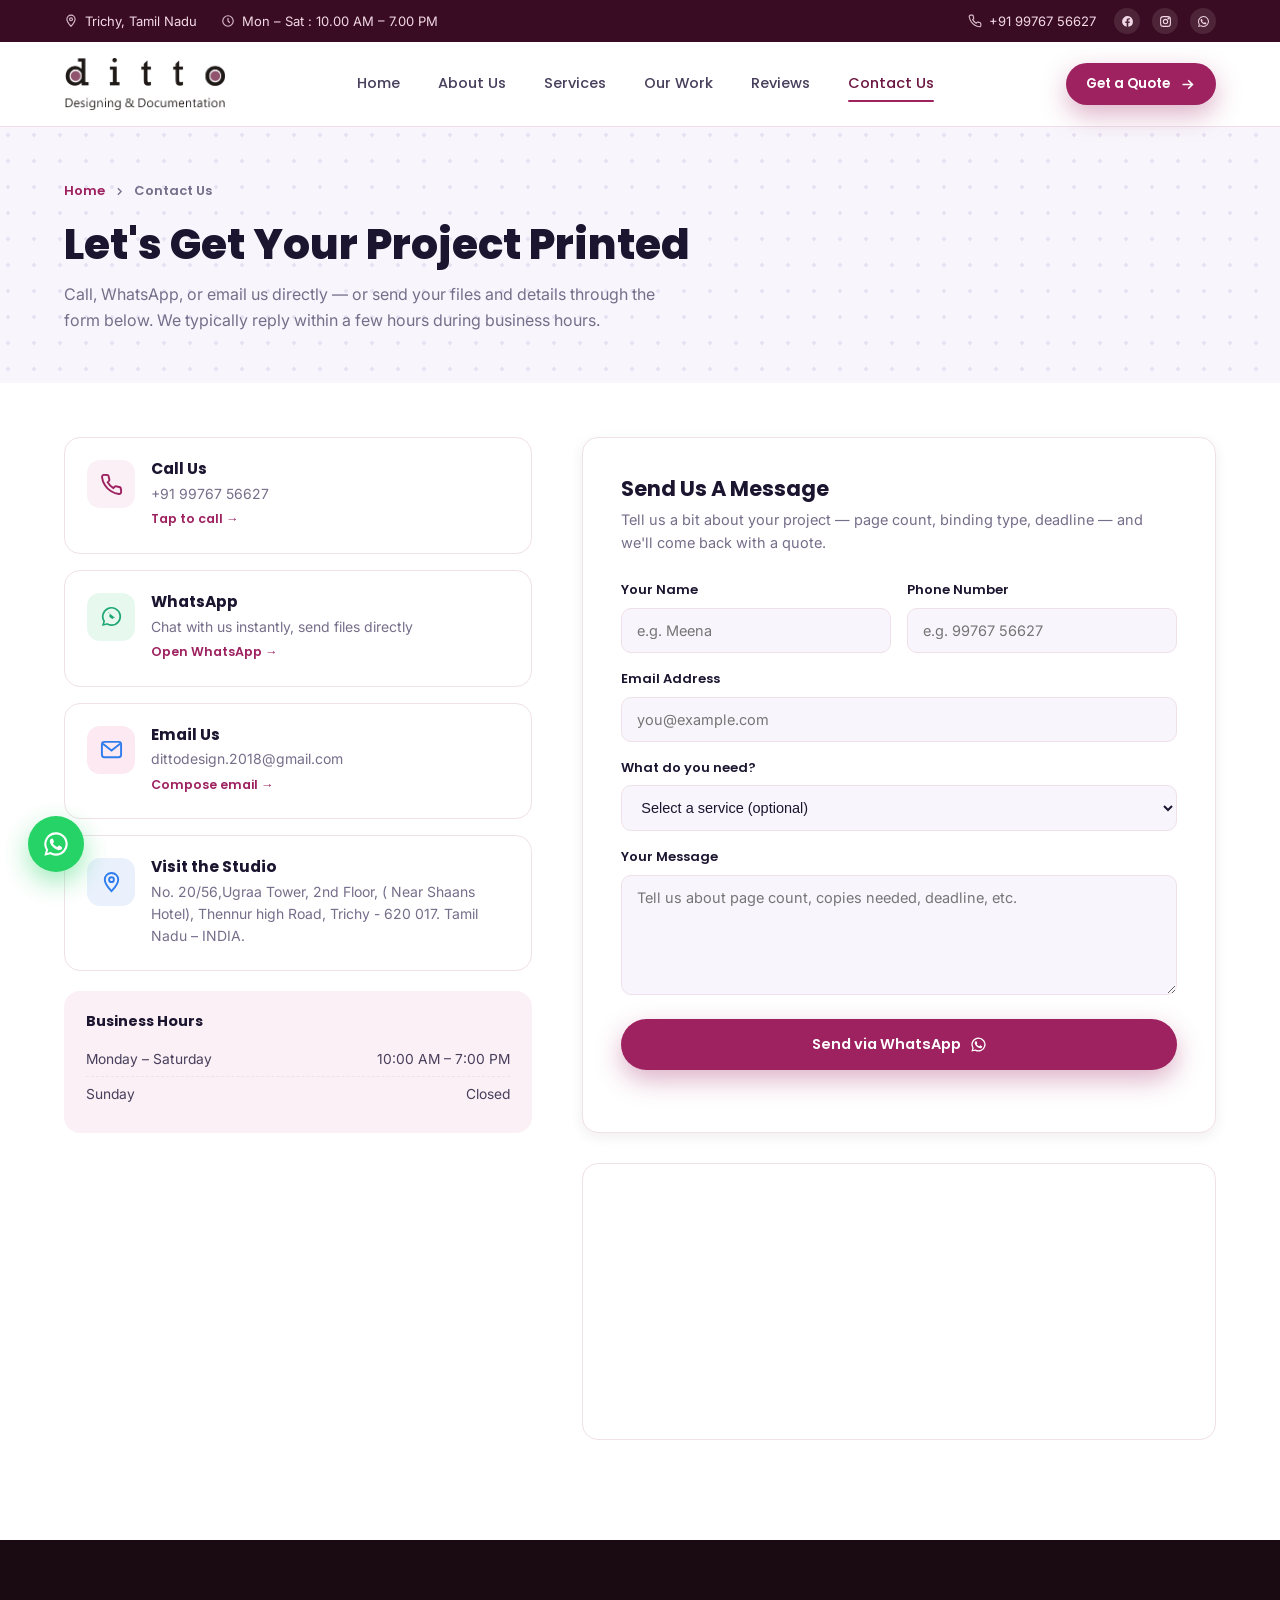
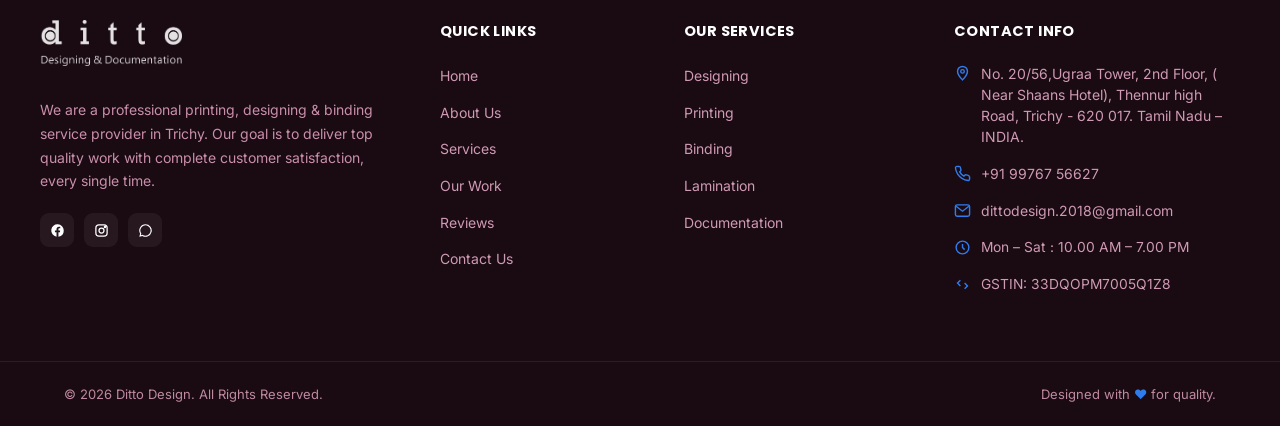
<file: contact.html>
<!DOCTYPE html>
<html lang="en">
<head>
<meta charset="UTF-8">
<meta name="viewport" content="width=device-width, initial-scale=1.0">
<title>Contact Us — Ditto Design | Print | Design | Bind</title>
<meta name="description" content="Get in touch with Ditto Design, Trichy. Call, WhatsApp, email, or send us your project details for a same-day quote.">
<link rel="preconnect" href="https://fonts.googleapis.com">
<link rel="preconnect" href="https://fonts.gstatic.com" crossorigin>
<link href="https://fonts.googleapis.com/css2?family=Poppins:wght@500;600;700;800&family=Inter:wght@400;500;600;700&display=swap" rel="stylesheet">
<link rel="stylesheet" href="style.css">
</head>
<body>

<!-- ============ TOPBAR ============ -->
<div class="topbar">
  <div class="container">
    <div class="topbar-left">
      <a href="https://maps.app.goo.gl/Ze2u36rK3M3DH5kH7" target="_blank" rel="noopener">
      <div class="topbar-item"><svg viewBox="0 0 24 24" fill="none" stroke="currentColor" stroke-width="2"><path d="M12 21s7-7.4 7-12a7 7 0 1 0-14 0c0 4.6 7 12 7 12Z"/><circle cx="12" cy="9" r="2.5"/></svg><span>Trichy, Tamil Nadu</span></div>
      </a>
      <div class="topbar-item hide-mobile"><svg viewBox="0 0 24 24" fill="none" stroke="currentColor" stroke-width="2"><circle cx="12" cy="12" r="9"/><path d="M12 7v5l3 3"/></svg><span>Mon – Sat : 10.00 AM – 7.00 PM</span></div>
    </div>
    <div class="topbar-right">
      <a class="topbar-item" href="tel:+919976756627"><svg viewBox="0 0 24 24" fill="none" stroke="currentColor" stroke-width="2"><path d="M22 16.9v3a2 2 0 0 1-2.2 2 19.8 19.8 0 0 1-8.6-3.1 19.5 19.5 0 0 1-6-6A19.8 19.8 0 0 1 2.1 4.2 2 2 0 0 1 4.1 2h3a2 2 0 0 1 2 1.7c.1.9.3 1.8.6 2.7a2 2 0 0 1-.5 2.1L8 9.7a16 16 0 0 0 6 6l1.2-1.2a2 2 0 0 1 2.1-.5c.9.3 1.8.5 2.7.6a2 2 0 0 1 1.7 2.1Z"/></svg><span>+91 99767 56627</span></a>
      <div class="topbar-socials">
        <a href="https://www.facebook.com/profile.php?id=61575481477857" target="_blank" aria-label="Facebook"><svg viewBox="0 0 24 24" fill="currentColor"><path d="M22 12a10 10 0 1 0-11.6 9.9v-7H7.9V12h2.5V9.8c0-2.5 1.5-3.9 3.8-3.9 1.1 0 2.2.2 2.2.2v2.4h-1.3c-1.2 0-1.6.8-1.6 1.6V12h2.8l-.4 2.9h-2.4v7A10 10 0 0 0 22 12Z"/></svg></a>
        <a href="https://www.instagram.com/dittodesign.2018?utm_source=ig_web_button_share_sheet&igsh=ZDNlZDc0MzIxNw==" target="_blank" rel="noopener" aria-label="Instagram"><svg viewBox="0 0 24 24" fill="none" stroke="currentColor" stroke-width="2"><rect x="3" y="3" width="18" height="18" rx="5"/><circle cx="12" cy="12" r="4"/><circle cx="17.5" cy="6.5" r="1"/></svg></a>
        <a href="https://wa.me/919976756627" target="_blank" rel="noopener" aria-label="WhatsApp"><svg viewBox="0 0 24 24" fill="currentColor"><path d="M12 2a10 10 0 0 0-8.6 15.1L2 22l5.1-1.3A10 10 0 1 0 12 2Zm0 18.2a8.2 8.2 0 0 1-4.2-1.1l-.3-.2-3 .8.8-2.9-.2-.3a8.2 8.2 0 1 1 6.9 3.7Zm4.5-6.1c-.2-.1-1.5-.7-1.7-.8-.2-.1-.4-.1-.6.1-.2.2-.7.8-.8 1-.2.2-.3.2-.5.1-.2-.1-1-.4-2-1.2-.7-.6-1.2-1.4-1.4-1.6-.1-.2 0-.4.1-.5l.4-.4c.1-.2.2-.3.2-.5.1-.2 0-.4 0-.5-.1-.1-.6-1.5-.8-2-.2-.5-.4-.4-.6-.4h-.5c-.2 0-.5.1-.7.3-.2.2-.9.9-.9 2.2s.9 2.6 1.1 2.8c.1.2 1.8 2.8 4.4 3.8.6.3 1.1.4 1.5.6.6.2 1.2.2 1.6.1.5-.1 1.5-.6 1.7-1.2.2-.6.2-1.1.1-1.2-.1-.1-.2-.2-.5-.3Z"/></svg></a>
      </div>
    </div>
  </div>
</div>

<!-- ============ HEADER ============ -->
<header class="site-header" id="siteHeader">
  <div class="container">
    <a href="index.html" class="logo">
      <img src="assets/logo.png" alt="Ditto Design — Designing &amp; Documentation" class="site-logo">
    </a>
    <nav class="main-nav" id="mainNav">
      <a href="index.html" class="nav-link">Home</a>
      <a href="index.html#about" class="nav-link">About Us</a>
      <a href="index.html#services" class="nav-link">Services</a>
      <a href="work.html" class="nav-link">Our Work</a>
      <a href="index.html#reviews" class="nav-link">Reviews</a>
      <a href="contact.html" class="nav-link active">Contact Us</a>
    </nav>
    <div class="header-actions">
      <a href="contact.html" class="btn btn-primary desktop-only btn-sm">Get a Quote
        <svg viewBox="0 0 24 24" fill="none" stroke="currentColor" stroke-width="2.2"><path d="M5 12h14M13 6l6 6-6 6"/></svg>
      </a>
      <button class="nav-toggle" id="navToggle" aria-label="Toggle menu" aria-expanded="false">
        <svg viewBox="0 0 24 24" fill="none" stroke="currentColor" stroke-width="2"><path d="M4 7h16M4 12h16M4 17h16"/></svg>
      </button>
    </div>
  </div>
  <div class="nav-overlay" id="navOverlay"></div>
</header>

<!-- ============ PAGE HEADER ============ -->
<section class="page-header">
  <div class="container">
    <nav class="breadcrumbs">
      <a href="index.html">Home</a>
      <svg viewBox="0 0 24 24" fill="none" stroke="currentColor" stroke-width="2.4"><path d="m9 18 6-6-6-6"/></svg>
      <span>Contact Us</span>
    </nav>
    <h1>Let's Get Your Project Printed</h1>
    <p>Call, WhatsApp, or email us directly — or send your files and details through the form below. We typically reply within a few hours during business hours.</p>
  </div>
</section>

<!-- ============ CONTACT ============ -->
<section class="section" style="padding-top:54px;">
  <div class="container contact-grid">

    <!-- Left: direct contact cards -->
    <div class="contact-cards reveal-stagger">
      <a href="tel:+919976756627" class="contact-card">
        <span class="contact-card-icon"><svg viewBox="0 0 24 24" fill="none" stroke="currentColor" stroke-width="2"><path d="M22 16.9v3a2 2 0 0 1-2.2 2 19.8 19.8 0 0 1-8.6-3.1 19.5 19.5 0 0 1-6-6A19.8 19.8 0 0 1 2.1 4.2 2 2 0 0 1 4.1 2h3a2 2 0 0 1 2 1.7c.1.9.3 1.8.6 2.7a2 2 0 0 1-.5 2.1L8 9.7a16 16 0 0 0 6 6l1.2-1.2a2 2 0 0 1 2.1-.5c.9.3 1.8.5 2.7.6a2 2 0 0 1 1.7 2.1Z"/></svg></span>
        <div>
          <h4>Call Us</h4>
          <p>+91 99767 56627</p>
          <span class="action-hint">Tap to call &rarr;</span>
        </div>
      </a>
      <a href="https://wa.me/919976756627" target="_blank" rel="noopener" class="contact-card">
        <span class="contact-card-icon wa"><svg viewBox="0 0 24 24" fill="currentColor"><path d="M12 2a10 10 0 0 0-8.6 15.1L2 22l5.1-1.3A10 10 0 1 0 12 2Zm0 18.2a8.2 8.2 0 0 1-4.2-1.1l-.3-.2-3 .8.8-2.9-.2-.3a8.2 8.2 0 1 1 6.9 3.7Zm4.5-6.1c-.2-.1-1.5-.7-1.7-.8-.2-.1-.4-.1-.6.1-.2.2-.7.8-.8 1-.2.2-.3.2-.5.1-.2-.1-1-.4-2-1.2-.7-.6-1.2-1.4-1.4-1.6-.1-.2 0-.4.1-.5l.4-.4c.1-.2.2-.3.2-.5.1-.2 0-.4 0-.5-.1-.1-.6-1.5-.8-2 -.2 -.5 -.4 -.4 -.6 -.4h -.5c -.２  ０ -.５ .１ -.７ .３ -.２ .２ -.９ .９ -.９  ２ .２  ０ .９  ２ .６  ０ .１  ０ .１  ０ .１  ０ .１  ０ .１  ０ .１  ０ .１  ０ .１  ０ .１  ０ .１  ０ .１  ０ .１  ０ .１  ₀ .₁  ₀ .₁  ₀ .₁  ₀ .₁  ₀ .₁  ₀ .₁  ₀ .₁  ₀ .₁  ₀ .₁  ₀ .₁  ₀ .₁  ₀ .₁  ₀ .₁  ₀ .₁  ₀ .₁  ₀ .₁  ₀ .₁  ₀ .₁  ₀ .₁  ₀ .₁  ₀ .₁  ₀ .₁  ₀ ."></svg></span>
        <div>
          <h4>WhatsApp</h4>
          <p>Chat with us instantly, send files directly</p>
          <span class="action-hint">Open WhatsApp &rarr;</span>
        </div>
      </a>
      <a href="mailto:dittodesign.2018@gmail.com" class="contact-card">
        <span class="contact-card-icon mail"><svg viewBox="0 0 24 24" fill="none" stroke="currentColor" stroke-width="2"><rect x="2" y="4" width="20" height="16" rx="2.5"/><path d="m3 6 9 7 9-7"/></svg></span>
        <div>
          <h4>Email Us</h4>
          <p>dittodesign.2018@gmail.com</p>
          <span class="action-hint">Compose email &rarr;</span>
        </div>
      </a>
      <div class="contact-card" style="cursor:default;">
        <span class="contact-card-icon loc"><svg viewBox="0 0 24 24" fill="none" stroke="currentColor" stroke-width="2"><path d="M12 21s7-7.4 7-12a7 7 0 1 0-14 0c0 4.6 7 12 7 12Z"/><circle cx="12" cy="9" r="2.5"/></svg></span>
        <div>
          <h4>Visit the Studio</h4>
          <a href="https://maps.app.goo.gl/Ze2u36rK3M3DH5kH7" target="_blank" rel="noopener">
            <p>No. 20/56,Ugraa  Tower,  2nd  Floor,  ( Near  Shaans  Hotel),  Thennur  high  Road,  Trichy  -  620  017. Tamil Nadu – INDIA.</p>
          </a>
        </div>
      </div>

      <div class="contact-hours">
        <h4>Business Hours</h4>
        <div class="contact-hours-row"><span>Monday – Saturday</span><span>10:00 AM – 7:00 PM</span></div>
        <div class="contact-hours-row"><span>Sunday</span><span>Closed</span></div>
      </div>
    </div>

    <!-- Right: form -->
    <div class="reveal" id="form">
      <div class="contact-form-panel" >
        <h3>Send Us A Message</h3>
        <p>Tell us a bit about your project — page count, binding type, deadline — and we'll come back with a quote.</p>
        <form id="contactForm" novalidate>
          <div class="form-grid">
            <div class="form-field">
              <label for="cf-name">Your Name</label>
              <input type="text" id="cf-name" name="name" placeholder="e.g. Meena" required>
            </div>
            <div class="form-field">
              <label for="cf-phone">Phone Number</label>
              <input type="tel" id="cf-phone" name="phone" placeholder="e.g. 99767 56627">
            </div>
          </div>
          <div class="form-field full">
            <label for="cf-email">Email Address</label>
            <input type="email" id="cf-email" name="email" placeholder="you@example.com" required>
          </div>
          <div class="form-field full">
            <label for="cf-service">What do you need?</label>
            <select id="cf-service" name="service">
              <option value="">Select a service (optional)</option>
              <option value="perfect-binding">Perfect Binding</option>
              <option value="spiral-binding">Spiral Binding</option>
              <option value="printing">Printing Services</option>
              <option value="visiting-cards">Visiting Cards</option>
              <option value="notebooks">Notebooks</option>
              <option value="designing">Designing</option>
              <option value="other">Something else</option>
            </select>
          </div>
          <div class="form-field full">
            <label for="cf-message">Your Message</label>
            <textarea id="cf-message" name="message" placeholder="Tell us about page count, copies needed, deadline, etc." required></textarea>
          </div>
          <button type="submit" class="btn btn-primary btn-block">Send via WhatsApp
            <svg viewBox="0 0 24 24" fill="currentColor"><path d="M12 2a10 10 0 0 0-8.6 15.1L2 22l5.1-1.3A10 10 0 1 0 12 2Zm0 18.2a8.2 8.2 0 0 1-4.2-1.1l-.3-.2-3 .8.8-2.9-.2-.3a8.2 8.2 0 1 1 6.9 3.7Zm4.5-6.1c-.2-.1-1.5-.7-1.7-.8-.2-.1-.4-.1-.6.1-.2.2-.7.8-.8 1-.2.2-.3.2-.5.1-.2-.1-1-.4-2-1.2-.7-.6-1.2-1.4-1.4-1.6-.1-.2 0-.4.1-.5l.4-.4c.1-.2.2-.3.2-.5.1-.2 0-.4 0-.5-.1-.1-.6-1.5-.8-2-.2-.5-.4-.4-.6-.4h-.5c-.2 0-.5.1-.7.3-.2.2-.9.9-.9 2.2s.9 2.6 1.1 2.8c.1.2 1.8 2.8 4.4 3.8.6.3 1.1.4 1.5.6.6.2 1.2.2 1.6.1.5-.1 1.5-.6 1.7-1.2.2-.6.2-1.1.1-1.2-.1-.1-.2-.2-.5-.3Z"/></svg>
          </button>
          <p class="form-msg-page" id="formMsg"></p>
        </form>
      </div>

      <div class="map-frame">
        <iframe
          src="https://www.google.com/maps?q=Trichy,Tamil+Nadu&output=embed"
          loading="lazy"
          referrerpolicy="no-referrer-when-downgrade"
          title="Ditto Design location map">
        </iframe>
      </div>
    </div>
  </div>
</section>

<!-- ============ FOOTER ============ -->
<footer class="site-footer" id="footer">
  <div class="footer-top container">
    <div class="footer-grid footer-grid-compact">
      <div class="footer-about">
        <div class="footer-logo">
          <a href="index.html"><img src="assets/logo.png" alt="Ditto Design" class="footer-site-logo"></a>
        </div>
        <p>We are a professional printing, designing &amp; binding service provider in Trichy. Our goal is to deliver top quality work with complete customer satisfaction, every single time.</p>
        <div class="footer-socials">
          <a href="https://www.facebook.com/profile.php?id=61575481477857" target="_blank" aria-label="Facebook"><svg viewBox="0 0 24 24" fill="currentColor"><path d="M22 12a10 10 0 1 0-11.6 9.9v-7H7.9V12h2.5V9.8c0-2.5 1.5-3.9 3.8-3.9 1.1 0 2.2.2 2.2.2v2.4h-1.3c-1.2 0-1.6.8-1.6 1.6V12h2.8l-.4 2.9h-2.4v7A10 10 0 0 0 22 12Z"/></svg></a>
          <a href="https://www.instagram.com/dittodesign.2018?utm_source=ig_web_button_share_sheet&igsh=ZDNlZDc0MzIxNw==" target="_blank" rel="noopener" aria-label="Instagram"><svg viewBox="0 0 24 24" fill="none" stroke="currentColor" stroke-width="2"><rect x="3" y="3" width="18" height="18" rx="5"/><circle cx="12" cy="12" r="4"/><circle cx="17.5" cy="6.5" r="1"/></svg></a>
          <a href="https://wa.me/919976756627" target="_blank" rel="noopener" aria-label="WhatsApp"><svg viewBox="0 0 24 24" fill="currentColor"><path d="M12 2a10 10 0 0 0-8.6 15.1L2 22l5.1-1.3A10 10 0 1 0 12 2Zm0 18.2a8.2 8.2 0 0 1-4.2-1.1l-.3-.2-3 .8.8-2.9-.2-.3a8.2 8.2 0 1 1 6.9 3.7Z"/></svg></a>
        </div>
      </div>
      <div class="footer-col">
        <h5>Quick Links</h5>
        <ul>
          <li><a href="index.html">Home</a></li>
          <li><a href="index.html#about">About Us</a></li>
          <li><a href="index.html#services">Services</a></li>
          <li><a href="work.html">Our Work</a></li>
          <li><a href="index.html#reviews">Reviews</a></li>
          <li><a href="contact.html">Contact Us</a></li>
        </ul>
      </div>
      <div class="footer-col">
        <h5>Our Services</h5>
        <ul>
          <li><a href="services/designing.html">Designing</a></li>
          <li><a href="services/printing-services.html">Printing</a></li>
          <li><a href="services/perfect-binding.html">Binding</a></li>
          <li><a href="services/designing.html">Lamination</a></li>
          <li><a href="services/printing-services.html">Documentation</a></li>
        </ul>
      </div>
      <div class="footer-col">
        <h5>Contact Info</h5>
        <ul class="footer-contact">
          <li><a href="https://maps.app.goo.gl/Ze2u36rK3M3DH5kH7" target="_blank"><svg viewBox="0 0 24 24" fill="none" stroke="currentColor" stroke-width="2"><path d="M12 21s7-7.4 7-12a7 7 0 1 0-14 0c0 4.6 7 12 7 12Z"/><circle cx="12" cy="9" r="2.5"/></svg><span>No. 20/56,Ugraa  Tower,  2nd  Floor,  ( Near  Shaans  Hotel),  Thennur  high  Road,  Trichy  -  620  017. Tamil Nadu – INDIA.</span></a></li>
          <li><a href="tel:+919976756627"><svg viewBox="0 0 24 24" fill="none" stroke="currentColor" stroke-width="2"><path d="M22 16.9v3a2 2 0 0 1-2.2 2 19.8 19.8 0 0 1-8.6-3.1 19.5 19.5 0 0 1-6-6A19.8 19.8 0 0 1 2.1 4.2 2 2 0 0 1 4.1 2h3a2 2 0 0 1 2 1.7c.1.9.3 1.8.6 2.7a2 2 0 0 1-.5 2.1L8 9.7a16 16 0 0 0 6 6l1.2-1.2a2 2 0 0 1 2.1-.5c.9.3 1.8.5 2.7.6a2 2 0 0 1 1.7 2.1Z"/></svg><span>+91 99767 56627</span></a></li>
          <li><a href="mailto:dittodesign.2018@gmail.com"><svg viewBox="0 0 24 24" fill="none" stroke="currentColor" stroke-width="2"><rect x="2" y="4" width="20" height="16" rx="2.5"/><path d="m3 6 9 7 9-7"/></svg><span>dittodesign.2018@gmail.com</span></a></li>
          <li><svg viewBox="0 0 24 24" fill="none" stroke="currentColor" stroke-width="2"><circle cx="12" cy="12" r="9"/><path d="M12 7v5l3 3"/></svg><span>Mon – Sat : 10.00 AM – 7.00 PM</span></li>
          <li><svg viewBox="0 0 24 24" fill="none" stroke="currentColor" stroke-width="2"><path d="M9 14l-4-4 4-4M15 10l4 4-4 4"/></svg><span>GSTIN: 33DQOPM7005Q1Z8</span></li>
        </ul>
      </div>
    </div>
  </div>
  <div class="footer-bottom">
    <div class="container">
      <p>&copy; <span id="year"></span> Ditto Design. All Rights Reserved.</p>
      <p>Designed with <span class="heart">&hearts;</span> for quality.</p>
    </div>
  </div>
</footer>

<a class="whatsapp-float" href="https://wa.me/919976756627" target="_blank" rel="noopener" aria-label="Chat on WhatsApp">
  <svg viewBox="0 0 24 24" fill="currentColor"><path d="M12 2a10 10 0 0 0-8.6 15.1L2 22l5.1-1.3A10 10 0 1 0 12 2Zm0 18.2a8.2 8.2 0 0 1-4.2-1.1l-.3-.2-3 .8.8-2.9-.2-.3a8.2 8.2 0 1 1 6.9 3.7Zm4.5-6.1c-.2-.1-1.5-.7-1.7-.8-.2-.1-.4-.1-.6.1-.2.2-.7.8-.8 1-.2.2-.3.2-.5.1-.2-.1-1-.4-2-1.2-.7-.6-1.2-1.4-1.4-1.6-.1-.2 0-.4.1-.5l.4-.4c.1-.2.2-.3.2-.5.1-.2 0-.4 0-.5-.1-.1-.6-1.5-.8-2-.2-.5-.4-.4-.6-.4h-.5c-.2 0-.5.1-.7.3-.2.2-.9.9-.9 2.2s.9 2.6 1.1 2.8c.1.2 1.8 2.8 4.4 3.8.6.3 1.1.4 1.5.6.6.2 1.2.2 1.6.1.5-.1 1.5-.6 1.7-1.2.2-.6.2-1.1.1-1.2-.1-.1-.2-.2-.5-.3Z"/></svg>
</a>

<button class="back-to-top" id="backToTop" aria-label="Back to top">
  <svg viewBox="0 0 24 24" fill="none" stroke="currentColor" stroke-width="2.4"><path d="M12 19V5M5 12l7-7 7 7"/></svg>
</button>

<script src="main.js"></script>
</body>
</html>
</file>
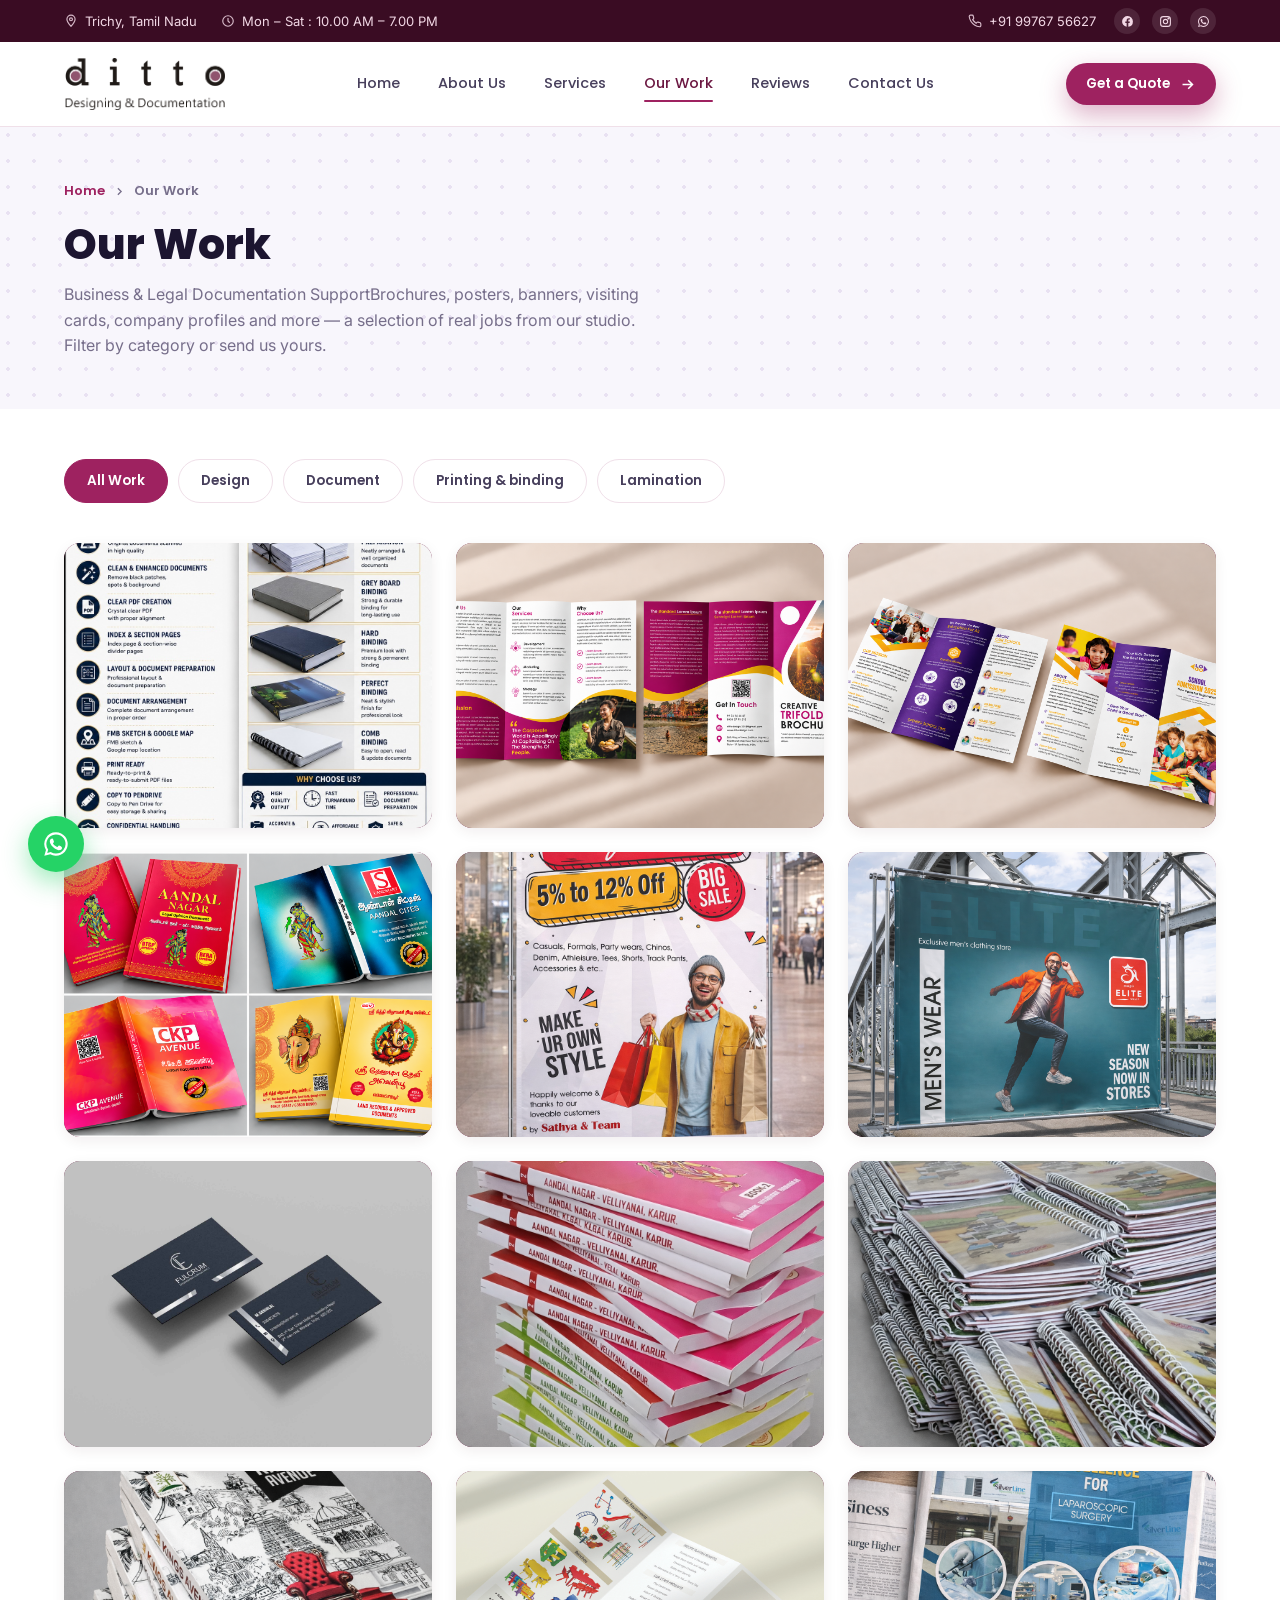
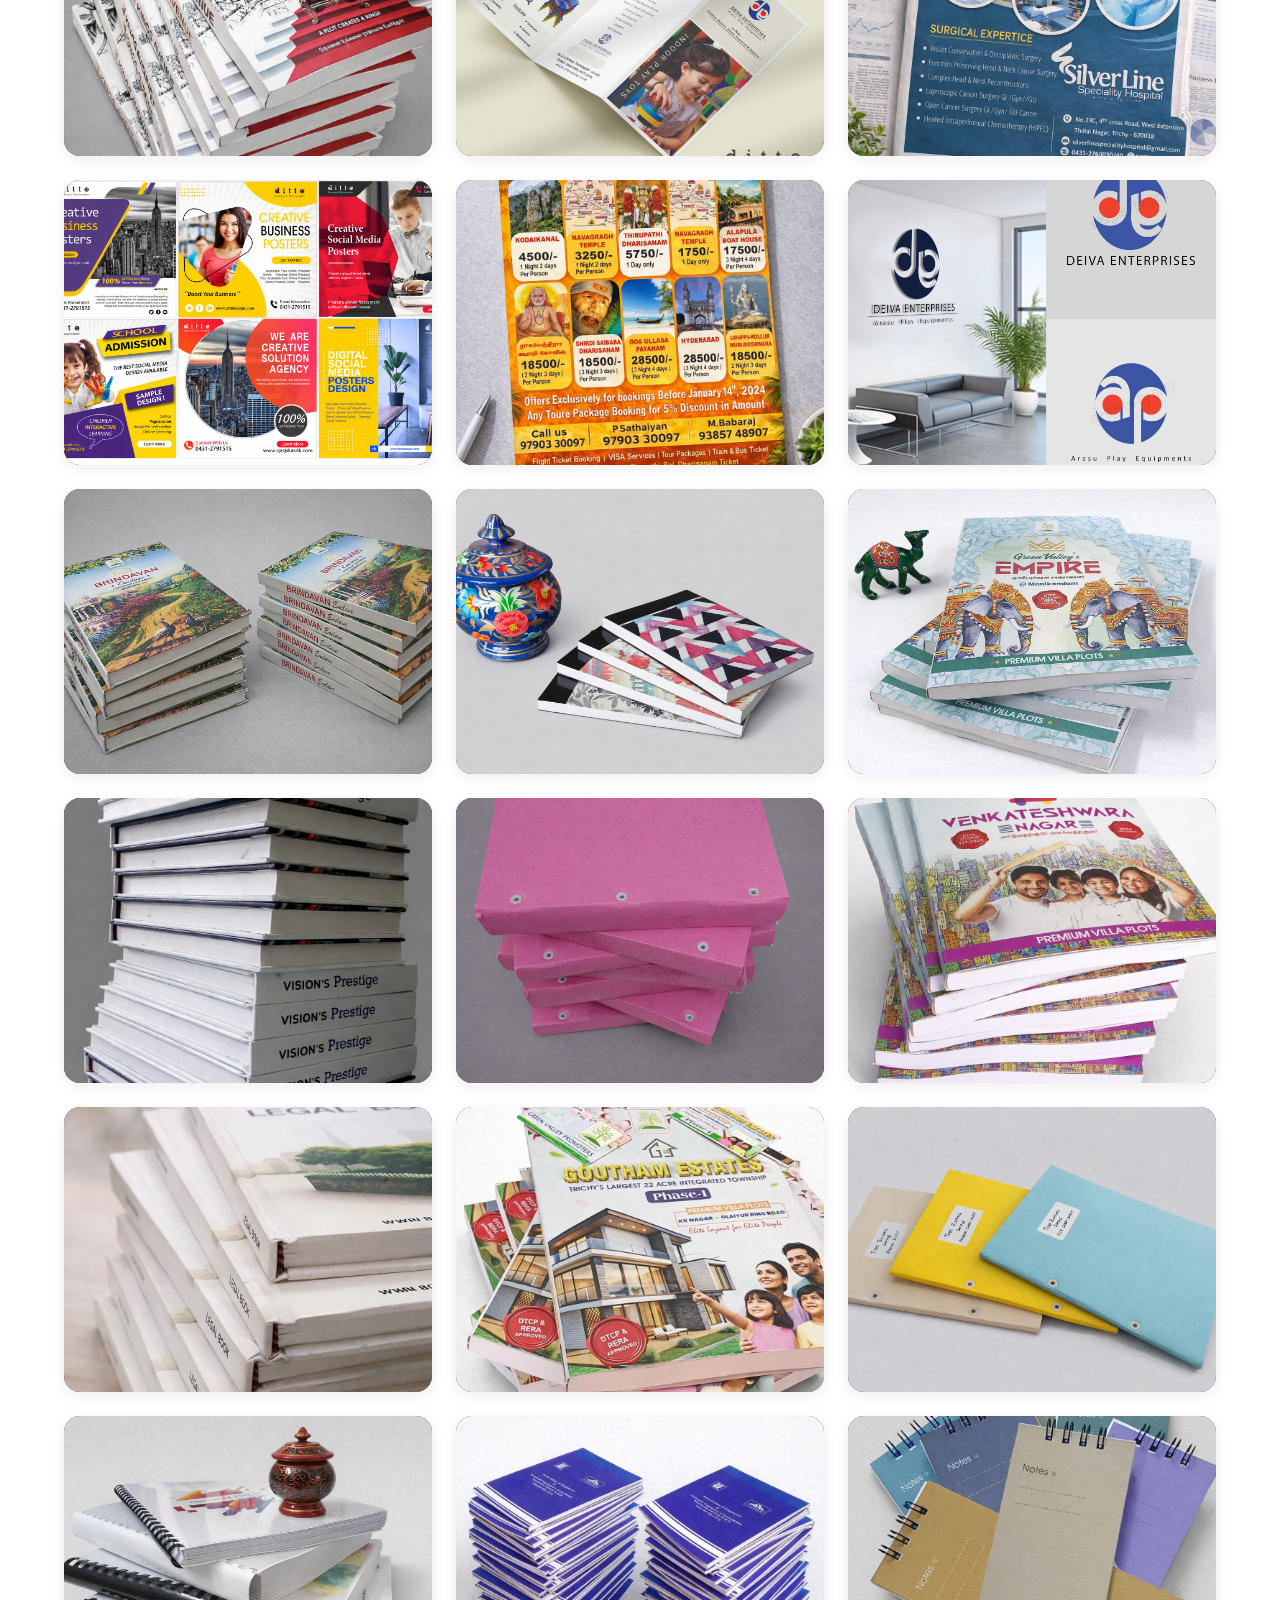
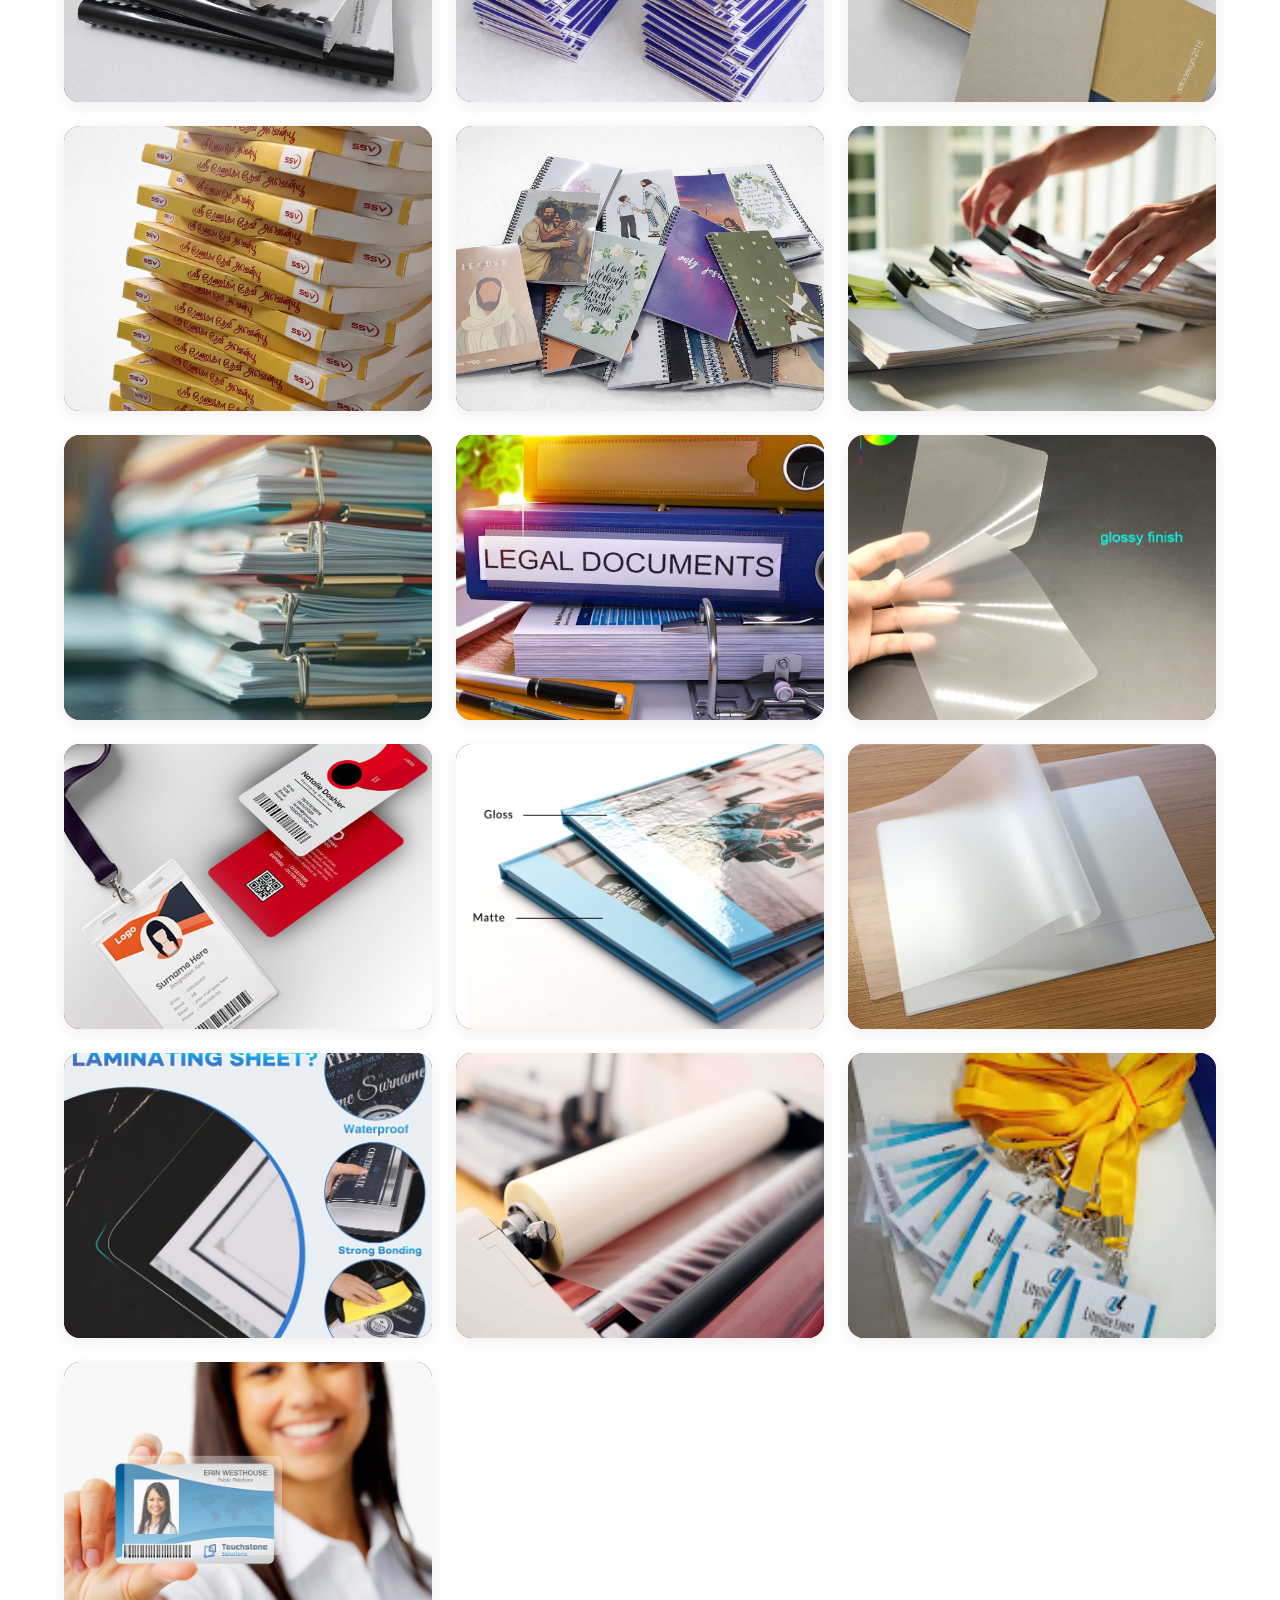
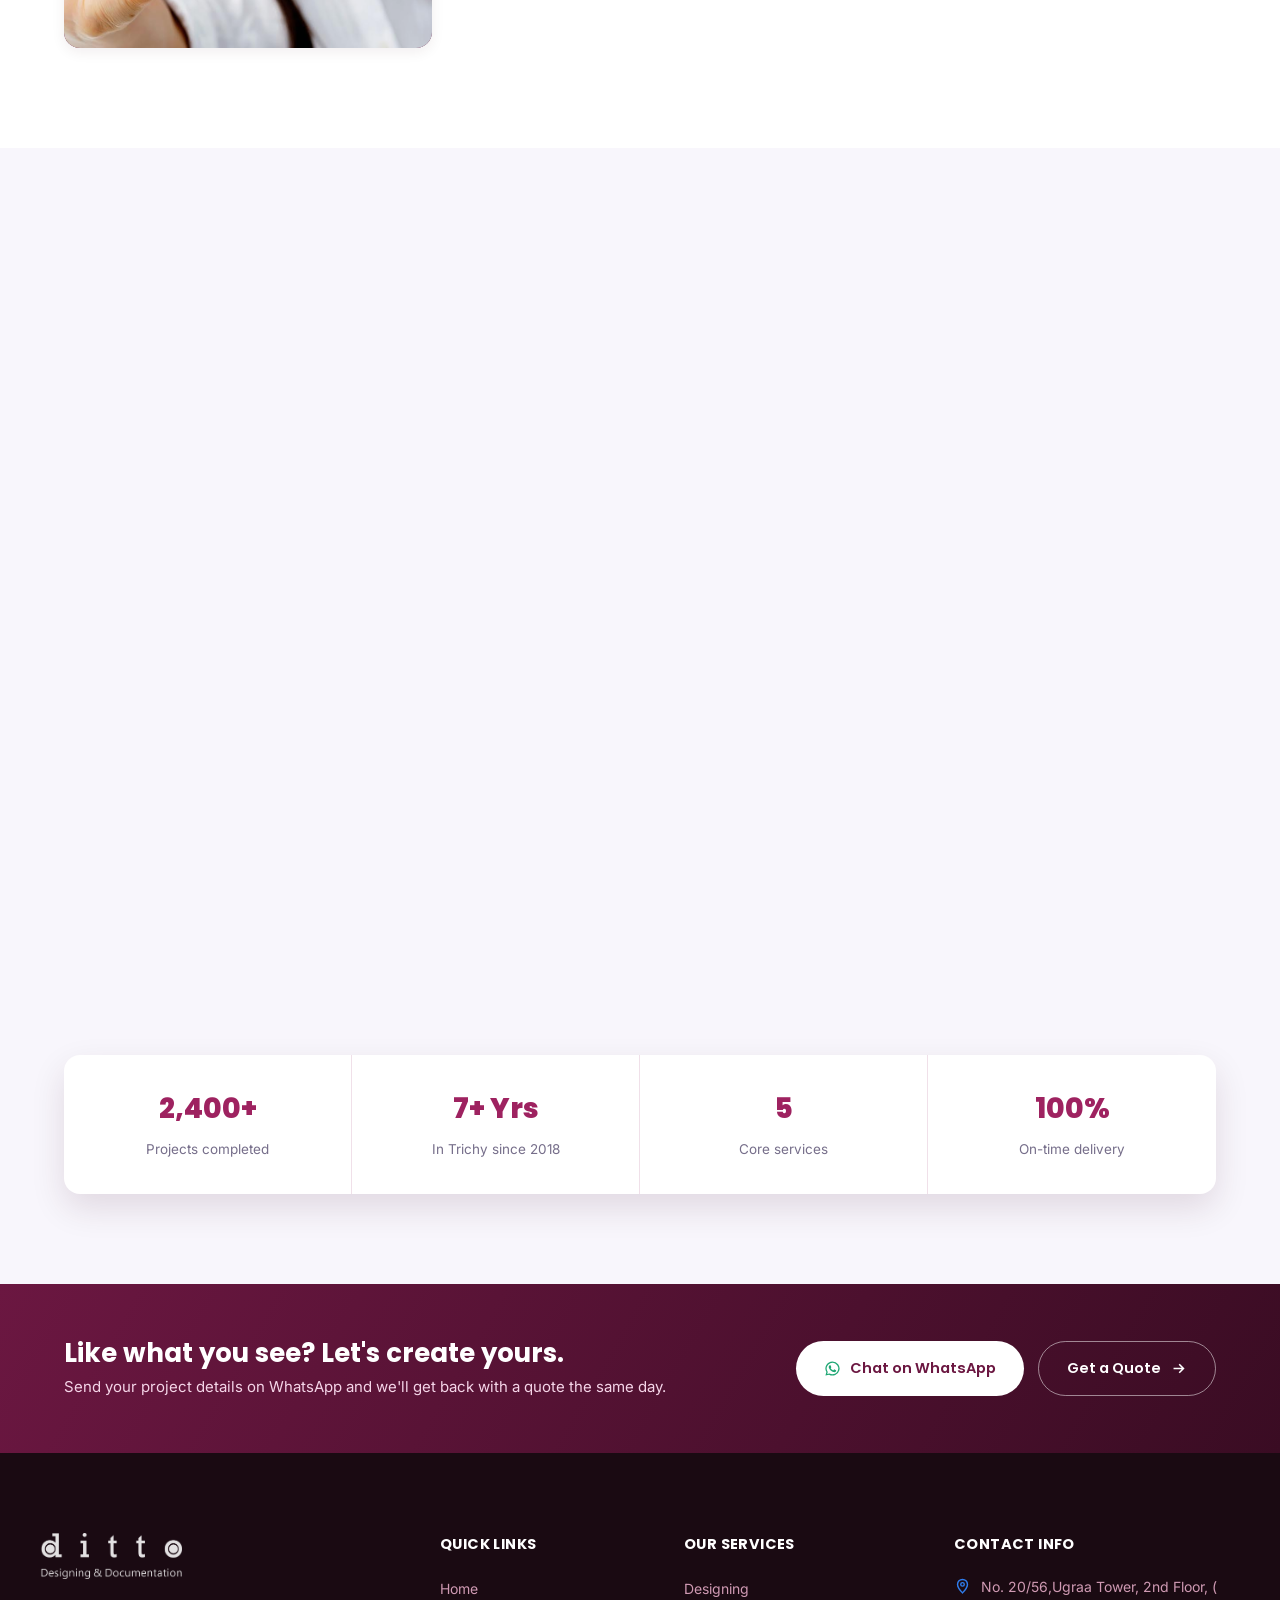
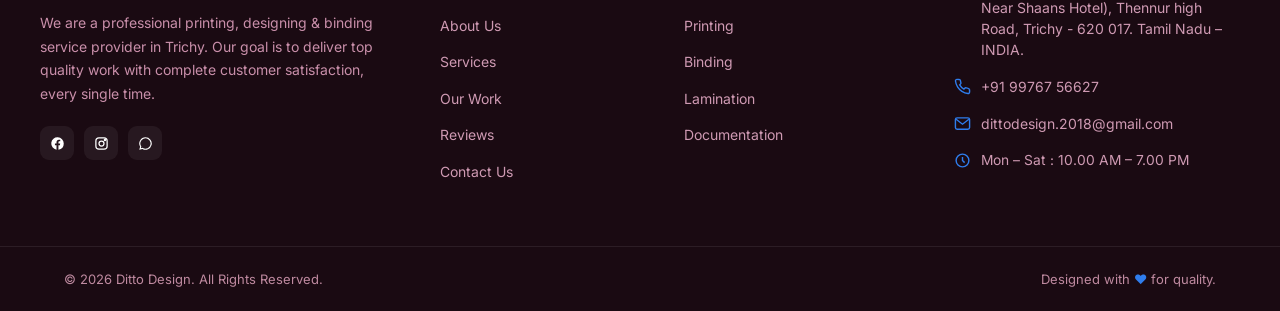
<file: work.html>
<!DOCTYPE html>
<html lang="en">
<head>
<meta charset="UTF-8">
<meta name="viewport" content="width=device-width, initial-scale=1.0">
<title>Our Work — Ditto Design | Print | Design | Bind</title>
<meta name="description" content="Browse our recent design, print and branding work — brochures, posters, banners, visiting cards, company profiles and more from Ditto Design, Trichy.">
<link rel="preconnect" href="https://fonts.googleapis.com">
<link rel="preconnect" href="https://fonts.gstatic.com" crossorigin>
<link href="https://fonts.googleapis.com/css2?family=Poppins:wght@500;600;700;800&family=Inter:wght@400;500;600;700&display=swap" rel="stylesheet">
<link rel="stylesheet" href="style.css">
<style>
/* ── Office / Infrastructure section ── */
.office-section{background:var(--bg-soft);padding:80px 0 90px;}
.office-grid{display:grid;grid-template-columns:repeat(3,1fr);gap:22px;margin-top:44px;}
.office-card{border-radius:var(--radius);overflow:hidden;position:relative;aspect-ratio:4/3;background:#1A0A12;box-shadow:var(--shadow-sm);}
.office-card img{width:100%;height:100%;object-fit:cover;display:block;transition:transform .4s ease;}
.office-card:hover img{transform:scale(1.05);}
.office-card .office-label{position:absolute;bottom:0;left:0;right:0;padding:14px 18px;background:linear-gradient(0deg,rgba(26,10,18,0.82),transparent);color:#fff;font-family:'Poppins',sans-serif;font-weight:600;font-size:14px;}
/* placeholder when no image uploaded yet */
.office-card.placeholder{background:repeating-linear-gradient(135deg,#2A0E1A,#2A0E1A 14px,#200A14 14px,#200A14 28px);display:flex;align-items:center;justify-content:center;flex-direction:column;gap:8px;}
/*.office-card.placeholder::before{content:'📷';font-size:30px;} */
.office-card.placeholder::after{content:none;color:#F2C8DA;font-family:'Poppins',sans-serif;font-size:12px;font-weight:600;letter-spacing:.5px;
}
/* stats row */
.studio-stats{display:grid;grid-template-columns:repeat(4,1fr);gap:0;background:#fff;border-radius:var(--radius);box-shadow:var(--shadow-md);margin-top:50px;}
.studio-stat{padding:32px 24px;border-right:1px solid var(--border);text-align:center;}
.studio-stat:last-child{border-right:none;}
.studio-stat strong{display:block;font-family:'Poppins',sans-serif;font-weight:800;font-size:28px;color:var(--purple-600);margin-bottom:4px;}
.studio-stat span{font-size:13.5px;color:var(--ink-500);}
@media(max-width:900px){.office-grid{grid-template-columns:repeat(2,1fr);}.studio-stats{grid-template-columns:repeat(2,1fr);}.studio-stat:nth-child(2){border-right:none;}.studio-stat{border-bottom:1px solid var(--border);}.studio-stat:nth-child(3),.studio-stat:last-child{border-bottom:none;}}
@media(max-width:560px){.office-grid{grid-template-columns:1fr;}}
/* Work grid image fix */
.work-card img.work-photo{width:100%;height:100%;object-fit:cover;position:absolute;inset:0;}
.portfolio-grid .work-card{position:relative;}
</style>
</head>
<body>

<!-- TOPBAR -->
<div class="topbar">
  <div class="container">
    <div class="topbar-left">
      <div class="topbar-item"><svg viewBox="0 0 24 24" fill="none" stroke="currentColor" stroke-width="2"><path d="M12 21s7-7.4 7-12a7 7 0 1 0-14 0c0 4.6 7 12 7 12Z"/><circle cx="12" cy="9" r="2.5"/></svg><span>Trichy, Tamil Nadu</span></div>
      <div class="topbar-item hide-mobile"><svg viewBox="0 0 24 24" fill="none" stroke="currentColor" stroke-width="2"><circle cx="12" cy="12" r="9"/><path d="M12 7v5l3 3"/></svg><span>Mon – Sat : 10.00 AM – 7.00 PM</span></div>
    </div>
    <div class="topbar-right">
      <a class="topbar-item" href="tel:+919976756627"><svg viewBox="0 0 24 24" fill="none" stroke="currentColor" stroke-width="2"><path d="M22 16.9v3a2 2 0 0 1-2.2 2 19.8 19.8 0 0 1-8.6-3.1 19.5 19.5 0 0 1-6-6A19.8 19.8 0 0 1 2.1 4.2 2 2 0 0 1 4.1 2h3a2 2 0 0 1 2 1.7c.1.9.3 1.8.6 2.7a2 2 0 0 1-.5 2.1L8 9.7a16 16 0 0 0 6 6l1.2-1.2a2 2 0 0 1 2.1-.5c.9.3 1.8.5 2.7.6a2 2 0 0 1 1.7 2.1Z"/></svg><span>+91 99767 56627</span></a>
      <div class="topbar-socials">
        <a href="https://www.facebook.com/profile.php?id=61575481477857" target="_blank" rel="noopener" aria-label="Facebook"><svg viewBox="0 0 24 24" fill="currentColor"><path d="M22 12a10 10 0 1 0-11.6 9.9v-7H7.9V12h2.5V9.8c0-2.5 1.5-3.9 3.8-3.9 1.1 0 2.2.2 2.2.2v2.4h-1.3c-1.2 0-1.6.8-1.6 1.6V12h2.8l-.4 2.9h-2.4v7A10 10 0 0 0 22 12Z"/></svg></a>
        <a href="https://www.instagram.com/dittodesign.2018?utm_source=ig_web_button_share_sheet&igsh=ZDNlZDc0MzIxNw==" target="_blank" rel="noopener" aria-label="Instagram"><svg viewBox="0 0 24 24" fill="none" stroke="currentColor" stroke-width="2"><rect x="3" y="3" width="18" height="18" rx="5"/><circle cx="12" cy="12" r="4"/><circle cx="17.5" cy="6.5" r="1"/></svg></a>
        <a href="https://wa.me/919976756627" target="_blank" rel="noopener" aria-label="WhatsApp"><svg viewBox="0 0 24 24" fill="currentColor"><path d="M12 2a10 10 0 0 0-8.6 15.1L2 22l5.1-1.3A10 10 0 1 0 12 2Zm0 18.2a8.2 8.2 0 0 1-4.2-1.1l-.3-.2-3 .8.8-2.9-.2-.3a8.2 8.2 0 1 1 6.9 3.7Zm4.5-6.1c-.2-.1-1.5-.7-1.7-.8-.2-.1-.4-.1-.6.1-.2.2-.7.8-.8 1-.2.2-.3.2-.5.1-.2-.1-1-.4-2-1.2-.7-.6-1.2-1.4-1.4-1.6-.1-.2 0-.4.1-.5l.4-.4c.1-.2.2-.3.2-.5.1-.2 0-.4 0-.5-.1-.1-.6-1.5-.8-2-.2-.5-.4-.4-.6-.4h-.5c-.2 0-.5.1-.7.3-.2.2-.9.9-.9 2.2s.9 2.6 1.1 2.8c.1.2 1.8 2.8 4.4 3.8.6.3 1.1.4 1.5.6.6.2 1.2.2 1.6.1.5-.1 1.5-.6 1.7-1.2.2-.6.2-1.1.1-1.2-.1-.1-.2-.2-.5-.3Z"/></svg></a>
      </div>
    </div>
  </div>
</div>

<!-- HEADER -->
<header class="site-header" id="siteHeader">
  <div class="container">
    <a href="index.html" class="logo">
      <img src="assets/logo.png" alt="Ditto Design — Designing &amp; Documentation" class="site-logo">
    </a>
    <nav class="main-nav" id="mainNav">
      <a href="index.html" class="nav-link">Home</a>
      <a href="index.html#about" class="nav-link">About Us</a>
      <a href="index.html#services" class="nav-link">Services</a>
      <a href="work.html" class="nav-link active">Our Work</a>
      <a href="index.html#reviews" class="nav-link">Reviews</a>
      <a href="contact.html" class="nav-link">Contact Us</a>
    </nav>
    <div class="header-actions">
      <a href="contact.html" class="btn btn-primary desktop-only btn-sm">Get a Quote
        <svg viewBox="0 0 24 24" fill="none" stroke="currentColor" stroke-width="2.2"><path d="M5 12h14M13 6l6 6-6 6"/></svg>
      </a>
      <button class="nav-toggle" id="navToggle" aria-label="Toggle menu" aria-expanded="false">
        <svg viewBox="0 0 24 24" fill="none" stroke="currentColor" stroke-width="2"><path d="M4 7h16M4 12h16M4 17h16"/></svg>
      </button>
    </div>
  </div>
  <div class="nav-overlay" id="navOverlay"></div>
</header>

<!-- PAGE HEADER -->
<section class="page-header">
  <div class="container">
    <nav class="breadcrumbs">
      <a href="index.html">Home</a>
      <svg viewBox="0 0 24 24" fill="none" stroke="currentColor" stroke-width="2.4"><path d="m9 18 6-6-6-6"/></svg>
      <span>Our Work</span>
    </nav>
    <h1>Our Work</h1>
    <p>Business & Legal Documentation SupportBrochures, posters, banners, visiting cards, company profiles and more — a selection of real jobs from our studio. Filter by category or send us yours.</p>
  </div>
</section>

<!-- PORTFOLIO -->
<section class="section" style="padding-top:50px;">
  <div class="container">
    <div class="filter-bar">
      <button class="filter-btn active" data-filter="all">All Work</button>
      <button class="filter-btn" data-filter="design">Design</button>
      <button class="filter-btn" data-filter="document">Document</button>
      <button class="filter-btn" data-filter="print">Printing & binding</button>
      <button class="filter-btn" data-filter="lamination">Lamination</button>
    </div>

    <div class="portfolio-grid">

       <a href="contact.html" class="work-card" data-category="document">
        <img class="work-photo" src="assets/services/document-services.jpg" alt="Document Scanning & Digitization" loading="lazy" onerror="this.closest('.work-card').classList.add('img-missing')">
        <!-- <div class="work-overlay"><span>Print</span><h4>Document Scanning & Digitization</h4></div> -->
      </a>

      <a href="contact.html" class="work-card" data-category="design">
        <img class="work-photo" src="assets/work/design/D_1.png" alt="School admission trifold brochure" loading="lazy" onerror="this.closest('.work-card').classList.add('img-missing')">
        <!-- <div class="work-overlay"><span>Design</span><h4>School Admission Brochure</h4></div> -->
      </a>

      <a href="contact.html" class="work-card" data-category="design">
        <img class="work-photo" src="assets/work/design/D_2.png" alt="Creative business poster" loading="lazy" onerror="this.closest('.work-card').classList.add('img-missing')">
        <!-- <div class="work-overlay"><span>Design</span><h4>Business Poster</h4></div> -->
      </a>

      <a href="contact.html" class="work-card" data-category="design">
        <img class="work-photo" src="assets/work/design/D_3.png" alt="Food and menu poster design" loading="lazy" onerror="this.closest('.work-card').classList.add('img-missing')">
        <!-- <div class="work-overlay"><span>Design</span><h4>Food &amp; Menu Poster</h4></div> -->
      </a>

      <a href="contact.html" class="work-card" data-category="design">
        <img class="work-photo" src="assets/work/design/D_4.png" alt="Real estate flex banner" loading="lazy" onerror="this.closest('.work-card').classList.add('img-missing')">
        <!-- <div class="work-overlay"><span>Design</span><h4>Real Estate Banner</h4></div> -->
      </a>

      <a href="contact.html" class="work-card" data-category="design">
        <img class="work-photo" src="assets/work/design/D_5.png" alt="School brochure interior pages" loading="lazy" onerror="this.closest('.work-card').classList.add('img-missing')">
        <!-- <div class="work-overlay"><span>Design</span><h4>School Brochure</h4></div> -->
      </a>

      <a href="contact.html" class="work-card" data-category="design">
        <img class="work-photo" src="assets/work/design/D_6.png" alt="Campus Champ brochure" loading="lazy" onerror="this.closest('.work-card').classList.add('img-missing')">
        <!-- <div class="work-overlay"><span>Design</span><h4>Campus Champ Brochure</h4></div> -->
      </a>

      <a href="contact.html" class="work-card" data-category="print">
        <img class="work-photo" src="assets/work/binding/B_1.png" alt="Silverline hospital newspaper advertisement" loading="lazy" onerror="this.closest('.work-card').classList.add('img-missing')">
        <!--<div class="work-overlay"><span>Print</span><h4>Newspaper Advertisement</h4></div> -->
      </a>

      <a href="contact.html" class="work-card" data-category="print">
        <img class="work-photo" src="assets/work/binding/B_2.png" alt="SSMK Exports visiting cards" loading="lazy" onerror="this.closest('.work-card').classList.add('img-missing')">
        <!-- <div class="work-overlay"><span>Print</span><h4>Visiting Cards</h4></div> -->
      </a>

      <a href="contact.html" class="work-card" data-category="print">
        <img class="work-photo" src="assets/work/binding/B_3.png" alt="Silverline Hospital company profile" loading="lazy" onerror="this.closest('.work-card').classList.add('img-missing')">
        <!-- <div class="work-overlay"><span>Branding</span><h4>Hospital Company Profile</h4></div> -->
      </a>

      <a href="contact.html" class="work-card" data-category="design">
        <img class="work-photo" src="assets/work/design/D_7.png" alt="Red trifold brochure design" loading="lazy" onerror="this.closest('.work-card').classList.add('img-missing')">
        <!-- <div class="work-overlay"><span>Design</span><h4>Trifold Brochure</h4></div> -->
      </a>

      <a href="contact.html" class="work-card" data-category="design">
        <img class="work-photo" src="assets/work/design/D_8.png" alt="Pink trifold brochure design" loading="lazy" onerror="this.closest('.work-card').classList.add('img-missing')">
        <!-- <div class="work-overlay"><span>Design</span><h4>Creative Trifold Brochure</h4></div> -->
      </a>

      <a href="contact.html" class="work-card" data-category="design">
        <img class="work-photo" src="assets/work/design/D_9.png" alt="Creative child poster design" loading="lazy" onerror="this.closest('.work-card').classList.add('img-missing')">
        <!-- <div class="work-overlay"><span>Design</span><h4>Poster Design</h4></div> -->
      </a>

      <a href="contact.html" class="work-card" data-category="design">
        <img class="work-photo" src="assets/work/design/D_10.png" alt="Institute admissions poster" loading="lazy" onerror="this.closest('.work-card').classList.add('img-missing')">
        <!-- <div class="work-overlay"><span>Design</span><h4>Institute Admission Poster</h4></div> -->
      </a>

      <a href="contact.html" class="work-card" data-category="design">
        <img class="work-photo" src="assets/work/design/D_11.png" alt="Magenta trifold brochure" loading="lazy" onerror="this.closest('.work-card').classList.add('img-missing')">
        <!-- <div class="work-overlay"><span>Design</span><h4>Trifold Brochure (Magenta)</h4></div> -->
      </a>

      <a href="contact.html" class="work-card" data-category="print">
        <img class="work-photo" src="assets/work/binding/B_4.png" alt="Tamil Kalpatharu invitation card" loading="lazy" onerror="this.closest('.work-card').classList.add('img-missing')">
        <!-- <div class="work-overlay"><span>Print</span><h4>Invitation Card</h4></div> -->
      </a>
      

      <a href="contact.html" class="work-card" data-category="print">
        <img class="work-photo" src="assets/work/binding/B_5.png" alt="Tamil Kalpatharu invitation card" loading="lazy" onerror="this.closest('.work-card').classList.add('img-missing')">
        <!-- <div class="work-overlay"><span>Print</span><h4>Binding</h4></div> -->
      </a>
      

      <a href="contact.html" class="work-card" data-category="print">
        <img class="work-photo" src="assets/work/binding/B_6.png" alt="Tamil Kalpatharu invitation card" loading="lazy" onerror="this.closest('.work-card').classList.add('img-missing')">
        <!-- <div class="work-overlay"><span>Print</span><h4>Binding</h4></div> -->
      </a>

      <a href="contact.html" class="work-card" data-category="print">
        <img class="work-photo" src="assets/work/binding/B_7.png" alt="Tamil Kalpatharu invitation card" loading="lazy" onerror="this.closest('.work-card').classList.add('img-missing')">
        <!-- <div class="work-overlay"><span>Print</span><h4>Binding</h4></div> -->
      </a>

      <a href="contact.html" class="work-card" data-category="print">
        <img class="work-photo" src="assets/work/binding/B_8.png" alt="Tamil Kalpatharu invitation card" loading="lazy" onerror="this.closest('.work-card').classList.add('img-missing')">
        <!-- <div class="work-overlay"><span>Print</span><h4>Binding</h4></div> -->
      </a>

      <a href="contact.html" class="work-card" data-category="print">
        <img class="work-photo" src="assets/work/binding/B_9.png" alt="Tamil Kalpatharu invitation card" loading="lazy" onerror="this.closest('.work-card').classList.add('img-missing')">
        <!-- <div class="work-overlay"><span>Print</span><h4>Binding</h4></div> -->
      </a>

      <a href="contact.html" class="work-card" data-category="print">
        <img class="work-photo" src="assets/work/binding/B_10.png" alt="Tamil Kalpatharu invitation card" loading="lazy" onerror="this.closest('.work-card').classList.add('img-missing')">
        <!-- <div class="work-overlay"><span>Print</span><h4>Binding</h4></div> -->
      </a>

      <a href="contact.html" class="work-card" data-category="print">
        <img class="work-photo" src="assets/work/binding/B_11.png" alt="Tamil Kalpatharu invitation card" loading="lazy" onerror="this.closest('.work-card').classList.add('img-missing')">
        <!-- <div class="work-overlay"><span>Print</span><h4>Binding</h4></div> -->
      </a>

      <a href="contact.html" class="work-card" data-category="print">
        <img class="work-photo" src="assets/work/binding/B_12.png" alt="Tamil Kalpatharu invitation card" loading="lazy" onerror="this.closest('.work-card').classList.add('img-missing')">
        <!-- <div class="work-overlay"><span>Print</span><h4>Binding</h4></div> -->
      </a>

      <a href="contact.html" class="work-card" data-category="print">
        <img class="work-photo" src="assets/work/binding/B_13.png" alt="Tamil Kalpatharu invitation card" loading="lazy" onerror="this.closest('.work-card').classList.add('img-missing')">
        <!-- <div class="work-overlay"><span>Print</span><h4>Binding</h4></div> -->
      </a>


      <a href="contact.html" class="work-card" data-category="print">
        <img class="work-photo" src="assets/work/binding/B_14.png" alt="Tamil Kalpatharu invitation card" loading="lazy" onerror="this.closest('.work-card').classList.add('img-missing')">
        <!-- <div class="work-overlay"><span>Print</span><h4>Binding</h4></div> -->
      </a>

      <a href="contact.html" class="work-card" data-category="print">
        <img class="work-photo" src="assets/work/binding/B_15.png" alt="Tamil Kalpatharu invitation card" loading="lazy" onerror="this.closest('.work-card').classList.add('img-missing')">
        <!-- <div class="work-overlay"><span>Print</span><h4>Binding</h4></div> -->
      </a>

      <a href="contact.html" class="work-card" data-category="print">
        <img class="work-photo" src="assets/work/binding/B_16.png" alt="Tamil Kalpatharu invitation card" loading="lazy" onerror="this.closest('.work-card').classList.add('img-missing')">
        <!-- <div class="work-overlay"><span>Print</span><h4>Binding</h4></div> -->
      </a>

      <a href="contact.html" class="work-card" data-category="print">
        <img class="work-photo" src="assets/work/binding/B_17.png" alt="Tamil Kalpatharu invitation card" loading="lazy" onerror="this.closest('.work-card').classList.add('img-missing')">
        <!-- <div class="work-overlay"><span>Print</span><h4>Binding</h4></div> -->
      </a>

      <a href="contact.html" class="work-card" data-category="document">
        <img class="work-photo" src="assets/document/document-img2.jpg" alt="Document Scanning & Digitization" loading="lazy" onerror="this.closest('.work-card').classList.add('img-missing')">
      </a>

      
      <a href="contact.html" class="work-card" data-category="document">
        <img class="work-photo" src="assets/document/document-img.jpg" alt="Document Scanning & Digitization" loading="lazy" onerror="this.closest('.work-card').classList.add('img-missing')">
      </a>

      <a href="contact.html" class="work-card" data-category="document">
        <img class="work-photo" src="assets/document/document-img1.jpg" alt="Document Scanning & Digitization" loading="lazy" onerror="this.closest('.work-card').classList.add('img-missing')">
      </a>

      <a href="contact.html" class="work-card" data-category="lamination">
        <img class="work-photo" src="assets/work/Lamination/L_1.png" alt="Document Scanning & Digitization" loading="lazy" onerror="this.closest('.work-card').classList.add('img-missing')">
      </a>
      
      <a href="contact.html" class="work-card" data-category="lamination">
        <img class="work-photo" src="assets/work/Lamination/L_2.png" alt="Document Scanning & Digitization" loading="lazy" onerror="this.closest('.work-card').classList.add('img-missing')">
      </a>
      
      <a href="contact.html" class="work-card" data-category="lamination">
        <img class="work-photo" src="assets/work/Lamination/L_3.png" alt="Document Scanning & Digitization" loading="lazy" onerror="this.closest('.work-card').classList.add('img-missing')">
      </a>
      
      <a href="contact.html" class="work-card" data-category="lamination">
        <img class="work-photo" src="assets/work/Lamination/L_4.png" alt="Document Scanning & Digitization" loading="lazy" onerror="this.closest('.work-card').classList.add('img-missing')">
      </a>
      
      <a href="contact.html" class="work-card" data-category="lamination">
        <img class="work-photo" src="assets/work/Lamination/L_5.png" alt="Document Scanning & Digitization" loading="lazy" onerror="this.closest('.work-card').classList.add('img-missing')">
      </a>
      
      <a href="contact.html" class="work-card" data-category="lamination">
        <img class="work-photo" src="assets/work/Lamination/L_6.png" alt="Document Scanning & Digitization" loading="lazy" onerror="this.closest('.work-card').classList.add('img-missing')">
      </a>
      
      <a href="contact.html" class="work-card" data-category="lamination">
        <img class="work-photo" src="assets/work/Lamination/L_7.png" alt="Document Scanning & Digitization" loading="lazy" onerror="this.closest('.work-card').classList.add('img-missing')">
      </a>
      
      <a href="contact.html" class="work-card" data-category="lamination">
        <img class="work-photo" src="assets/work/Lamination/L_8.png" alt="Document Scanning & Digitization" loading="lazy" onerror="this.closest('.work-card').classList.add('img-missing')">
      </a>
      
    </div>
  </div>
</section>

<!-- OUR OFFICE / INFRASTRUCTURE -->
<section class="office-section" id="office">
  <div class="container">
    <div class="section-head reveal">
      <span class="eyebrow">Our Studio</span>
      <h2 class="section-title">Office &amp; Infrastructure</h2>
      <p class="section-sub">A look inside our Trichy studio — where every print job, design and bound document comes together.</p>
    </div>

    <div class="office-grid reveal-stagger">
      <!-- Slot 1: actual office photo if available -->
      <div class="office-card">
        <img src="assets/work/office/img1.jpg" alt="Ditto Design studio interior" loading="lazy"
             onerror="this.parentElement.classList.add('placeholder');this.parentElement.dataset.label='Studio Photo Coming Soon';this.remove()">
        <div class="office-label">Our Studio</div>
      </div>
      <!-- Slots 2–6: placeholders — replace with your actual office photos -->
      <div class="office-card placeholder" data-label="Add: Printing Equipment">
        <img src="assets/work/office/img2.jpg" alt="Ditto Design studio interior" loading="lazy"
             onerror="this.parentElement.classList.add('placeholder');this.parentElement.dataset.label='Studio Photo Coming Soon';this.remove()">
      </div>
      <div class="office-card placeholder" data-label="Add: Binding Area">
        <img src="assets/work/office/img3.jpg" alt="Ditto Design studio interior" loading="lazy"
             onerror="this.parentElement.classList.add('placeholder');this.parentElement.dataset.label='Studio Photo Coming Soon';this.remove()">
      </div>
      <div class="office-card placeholder" data-label="Add: Design Workstation">
        <img src="assets/work/office/img4.jpg" alt="Ditto Design studio interior" loading="lazy"
             onerror="this.parentElement.classList.add('placeholder');this.parentElement.dataset.label='Studio Photo Coming Soon';this.remove()">
      </div>
      <div class="office-card placeholder" data-label="Add: Finished Work Display">
        <img src="assets/work/office/img5.jpg" alt="Ditto Design studio interior" loading="lazy"
             onerror="this.parentElement.classList.add('placeholder');this.parentElement.dataset.label='Studio Photo Coming Soon';this.remove()">
      </div>  
      </div>

    <!-- Studio stats -->
    <div class="studio-stats reveal-stagger">
      <div class="studio-stat">
        <strong>2,400+</strong>
        <span>Projects completed</span>
      </div>
      <div class="studio-stat">
        <strong>7+ Yrs</strong>
        <span>In Trichy since 2018</span>
      </div>
      <div class="studio-stat">
        <strong>5</strong>
        <span>Core services</span>
      </div>
      <div class="studio-stat">
        <strong>100%</strong>
        <span>On-time delivery</span>
      </div>
    </div>

    
  </div>
</section>

<!-- CTA STRIP -->
<section class="cta-strip">
  <div class="container cta-strip-inner">
    <div>
      <h2>Like what you see? Let's create yours.</h2>
      <p>Send your project details on WhatsApp and we'll get back with a quote the same day.</p>
    </div>
    <div class="cta-strip-actions">
      <a href="https://wa.me/919976756627" target="_blank" rel="noopener" class="btn btn-light">
        <svg viewBox="0 0 24 24" fill="currentColor" style="color:#1FA774"><path d="M12 2a10 10 0 0 0-8.6 15.1L2 22l5.1-1.3A10 10 0 1 0 12 2Zm0 18.2a8.2 8.2 0 0 1-4.2-1.1l-.3-.2-3 .8.8-2.9-.2-.3a8.2 8.2 0 1 1 6.9 3.7Zm4.5-6.1c-.2-.1-1.5-.7-1.7-.8-.2-.1-.4-.1-.6.1-.2.2-.7.8-.8 1-.2.2-.3.2-.5.1-.2-.1-1-.4-2-1.2-.7-.6-1.2-1.4-1.4-1.6-.1-.2 0-.4.1-.5l.4-.4c.1-.2.2-.3.2-.5.1-.2 0-.4 0-.5-.1-.1-.6-1.5-.8-2-.2-.5-.4-.4-.6-.4h-.5c-.2 0-.5.1-.7.3-.2.2-.9.9-.9 2.2s.9 2.6 1.1 2.8c.1.2 1.8 2.8 4.4 3.8.6.3 1.1.4 1.5.6.6.2 1.2.2 1.6.1.5-.1 1.5-.6 1.7-1.2.2-.6.2-1.1.1-1.2-.1-.1-.2-.2-.5-.3Z"/></svg>
        Chat on WhatsApp
      </a>
      <a href="contact.html" class="btn btn-outline" style="border-color:rgba(255,255,255,.5);color:#fff;">Get a Quote
        <svg viewBox="0 0 24 24" fill="none" stroke="currentColor" stroke-width="2.2"><path d="M5 12h14M13 6l6 6-6 6"/></svg>
      </a>
    </div>
  </div>
</section>

<!-- FOOTER -->
<footer class="site-footer" id="footer">
  <div class="footer-top container">
    <div class="footer-grid footer-grid-compact">
      <div class="footer-about">
        <div class="footer-logo">
          <img src="assets/logo.png" alt="Ditto Design" class="footer-site-logo">
        </div>
        <p>We are a professional printing, designing &amp; binding service provider in Trichy. Our goal is to deliver top quality work with complete customer satisfaction, every single time.</p>
        <div class="footer-socials">
          <a href="https://www.facebook.com/profile.php?id=61575481477857" target="_blank" rel="noopener" aria-label="Facebook"><svg viewBox="0 0 24 24" fill="currentColor"><path d="M22 12a10 10 0 1 0-11.6 9.9v-7H7.9V12h2.5V9.8c0-2.5 1.5-3.9 3.8-3.9 1.1 0 2.2.2 2.2.2v2.4h-1.3c-1.2 0-1.6.8-1.6 1.6V12h2.8l-.4 2.9h-2.4v7A10 10 0 0 0 22 12Z"/></svg></a>
          <a href="https://www.instagram.com/dittodesign.2018?utm_source=ig_web_button_share_sheet&igsh=ZDNlZDc0MzIxNw==" target="_blank" rel="noopener" aria-label="Instagram"><svg viewBox="0 0 24 24" fill="none" stroke="currentColor" stroke-width="2"><rect x="3" y="3" width="18" height="18" rx="5"/><circle cx="12" cy="12" r="4"/><circle cx="17.5" cy="6.5" r="1"/></svg></a>
          <a href="https://wa.me/919976756627" target="_blank" rel="noopener" aria-label="WhatsApp"><svg viewBox="0 0 24 24" fill="currentColor"><path d="M12 2a10 10 0 0 0-8.6 15.1L2 22l5.1-1.3A10 10 0 1 0 12 2Zm0 18.2a8.2 8.2 0 0 1-4.2-1.1l-.3-.2-3 .8.8-2.9-.2-.3a8.2 8.2 0 1 1 6.9 3.7Z"/></svg></a>
        </div>
      </div>
      <div class="footer-col">
        <h5>Quick Links</h5>
        <ul>
          <li><a href="index.html">Home</a></li>
          <li><a href="index.html#about">About Us</a></li>
          <li><a href="index.html#services">Services</a></li>
          <li><a href="work.html">Our Work</a></li>
          <li><a href="index.html#reviews">Reviews</a></li>
          <li><a href="contact.html">Contact Us</a></li>
        </ul>
      </div>
      <div class="footer-col">
        <h5>Our Services</h5>
        <ul>
          <li><a href="services/designing.html">Designing</a></li>
          <li><a href="services/printing-services.html">Printing</a></li>
          <li><a href="services/perfect-binding.html">Binding</a></li>
          <li><a href="services/designing.html">Lamination</a></li>
          <li><a href="services/printing-services.html">Documentation</a></li>
        </ul>
      </div>
      <div class="footer-col">
        <h5>Contact Info</h5>
        <ul class="footer-contact">
          <li><a href="https://maps.app.goo.gl/Ze2u36rK3M3DH5kH7" target="_blank"><svg viewBox="0 0 24 24" fill="none" stroke="currentColor" stroke-width="2"><path d="M12 21s7-7.4 7-12a7 7 0 1 0-14 0c0 4.6 7 12 7 12Z"/><circle cx="12" cy="9" r="2.5"/></svg><span>No. 20/56,Ugraa  Tower,  2nd  Floor,  ( Near  Shaans  Hotel),  Thennur  high  Road,  Trichy  -  620  017. Tamil Nadu – INDIA.</span></a></li>
          <li><a href="tel:+919976756627"><svg viewBox="0 0 24 24" fill="none" stroke="currentColor" stroke-width="2"><path d="M22 16.9v3a2 2 0 0 1-2.2 2 19.8 19.8 0 0 1-8.6-3.1 19.5 19.5 0 0 1-6-6A19.8 19.8 0 0 1 2.1 4.2 2 2 0 0 1 4.1 2h3a2 2 0 0 1 2 1.7c.1.9.3 1.8.6 2.7a2 2 0 0 1-.5 2.1L8 9.7a16 16 0 0 0 6 6l1.2-1.2a2 2 0 0 1 2.1-.5c.9.3 1.8.5 2.7.6a2 2 0 0 1 1.7 2.1Z"/></svg><span>+91 99767 56627</span></a></li>
          <li><a href="mailto:dittodesign.2018@gmail.com"><svg viewBox="0 0 24 24" fill="none" stroke="currentColor" stroke-width="2"><rect x="2" y="4" width="20" height="16" rx="2.5"/><path d="m3 6 9 7 9-7"/></svg><span>dittodesign.2018@gmail.com</span></a></li>
          <li><svg viewBox="0 0 24 24" fill="none" stroke="currentColor" stroke-width="2"><circle cx="12" cy="12" r="9"/><path d="M12 7v5l3 3"/></svg><span>Mon – Sat : 10.00 AM – 7.00 PM</span></li>
        </ul>
      </div>
    </div>
  </div>
  <div class="footer-bottom">
    <div class="container">
      <p>&copy; <span id="year"></span> Ditto Design. All Rights Reserved.</p>
      <p>Designed with <span class="heart">&hearts;</span> for quality.</p>
    </div>
  </div>
</footer>

<a class="whatsapp-float" href="https://wa.me/919976756627" target="_blank" rel="noopener" aria-label="Chat on WhatsApp">
  <svg viewBox="0 0 24 24" fill="currentColor"><path d="M12 2a10 10 0 0 0-8.6 15.1L2 22l5.1-1.3A10 10 0 1 0 12 2Zm0 18.2a8.2 8.2 0 0 1-4.2-1.1l-.3-.2-3 .8.8-2.9-.2-.3a8.2 8.2 0 1 1 6.9 3.7Zm4.5-6.1c-.2-.1-1.5-.7-1.7-.8-.2-.1-.4-.1-.6.1-.2.2-.7.8-.8 1-.2.2-.3.2-.5.1-.2-.1-1-.4-2-1.2-.7-.6-1.2-1.4-1.4-1.6-.1-.2 0-.4.1-.5l.4-.4c.1-.2.2-.3.2-.5.1-.2 0-.4 0-.5-.1-.1-.6-1.5-.8-2-.2-.5-.4-.4-.6-.4h-.5c-.2 0-.5.1-.7.3-.2.2-.9.9-.9 2.2s.9 2.6 1.1 2.8c.1.2 1.8 2.8 4.4 3.8.6.3 1.1.4 1.5.6.6.2 1.2.2 1.6.1.5-.1 1.5-.6 1.7-1.2.2-.6.2-1.1.1-1.2-.1-.1-.2-.2-.5-.3Z"/></svg>
</a>

<button class="back-to-top" id="backToTop" aria-label="Back to top">
  <svg viewBox="0 0 24 24" fill="none" stroke="currentColor" stroke-width="2.4"><path d="M12 19V5M5 12l7-7 7 7"/></svg>
</button>

<script src="main.js"></script>
</body>
</html>
</file>
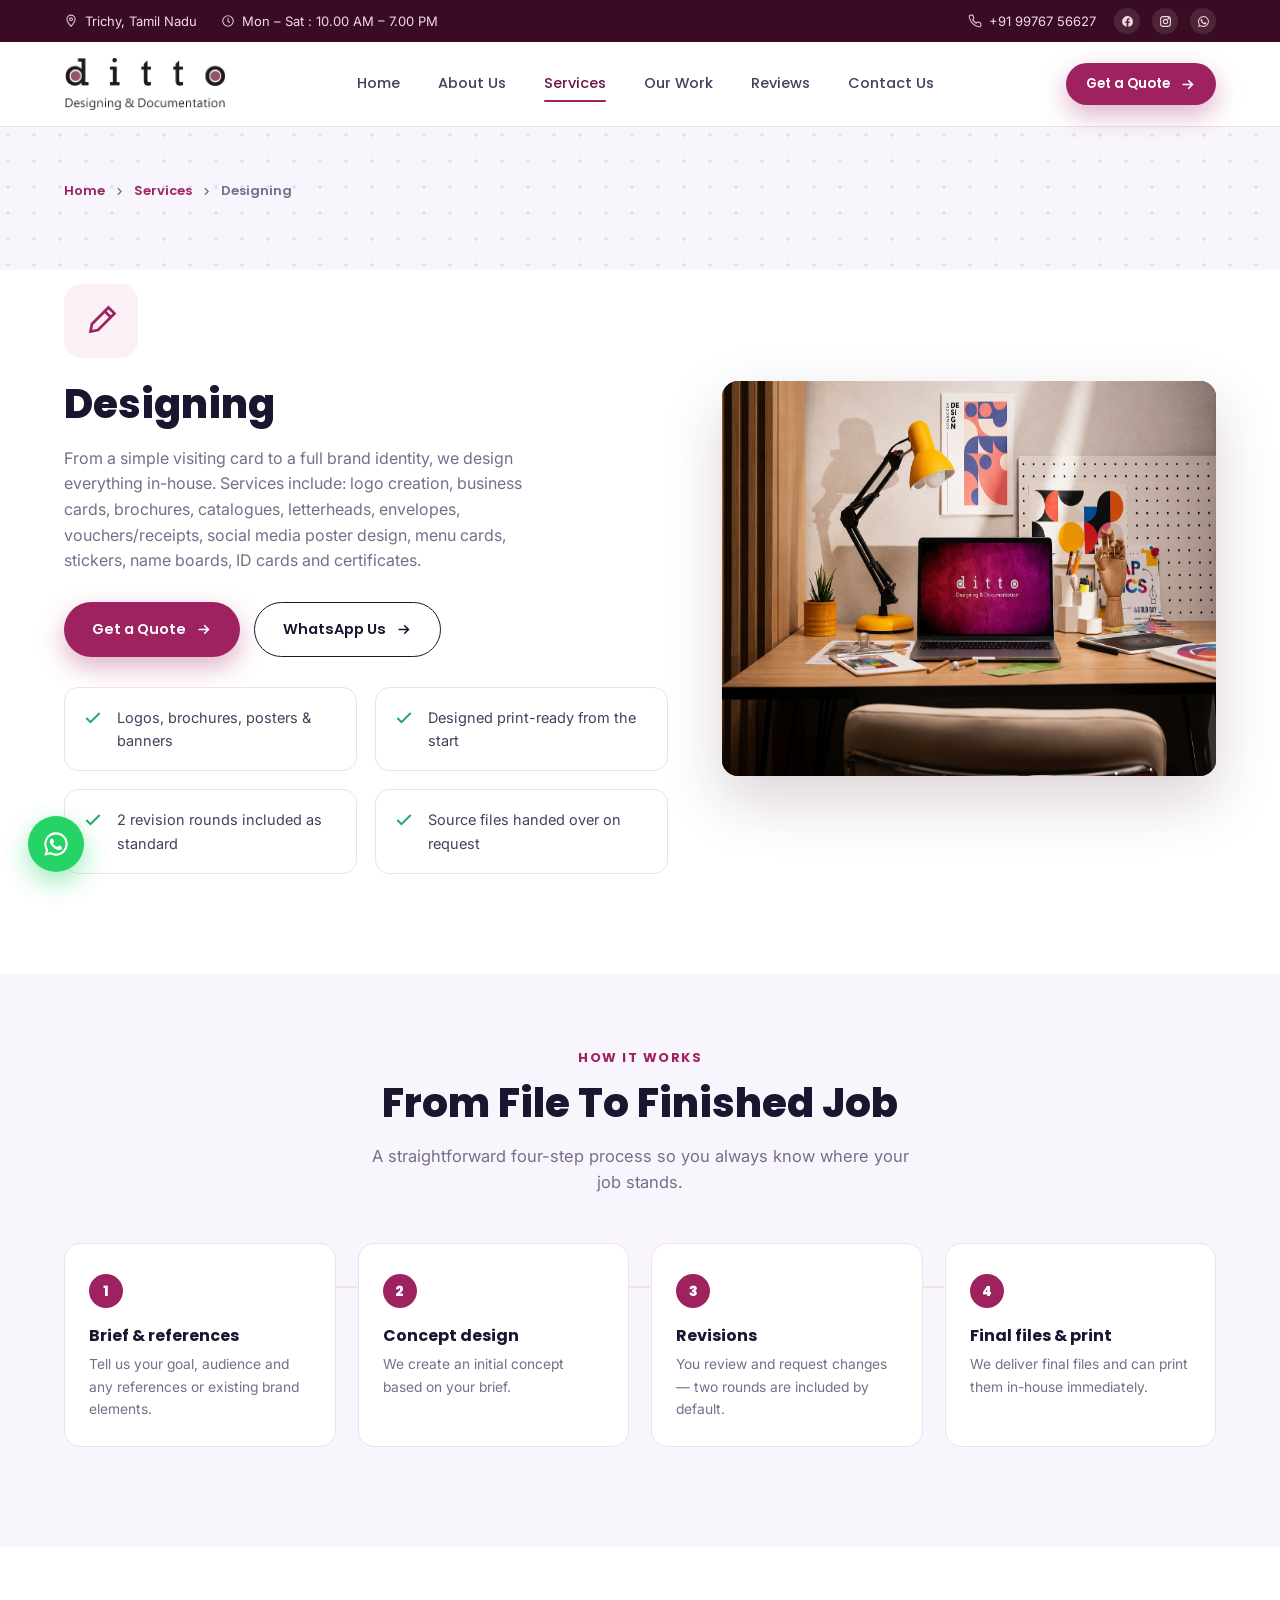
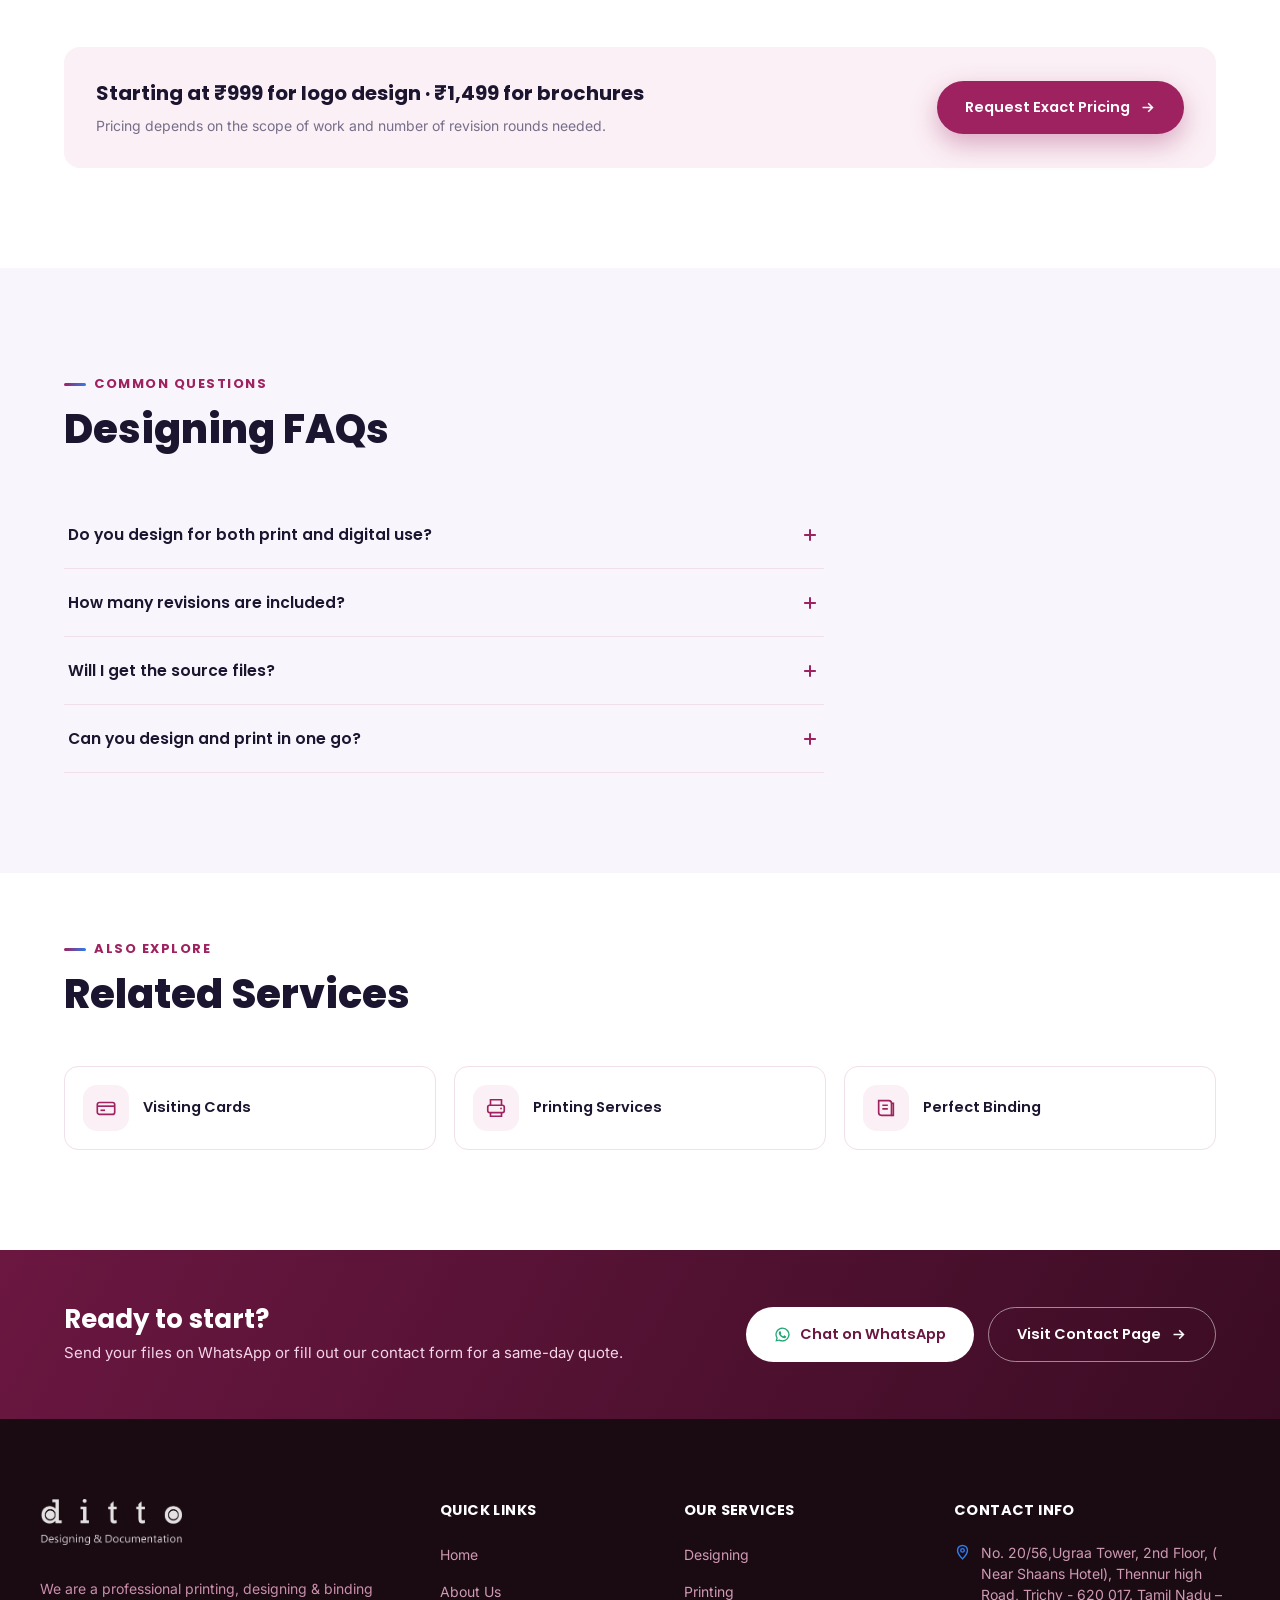
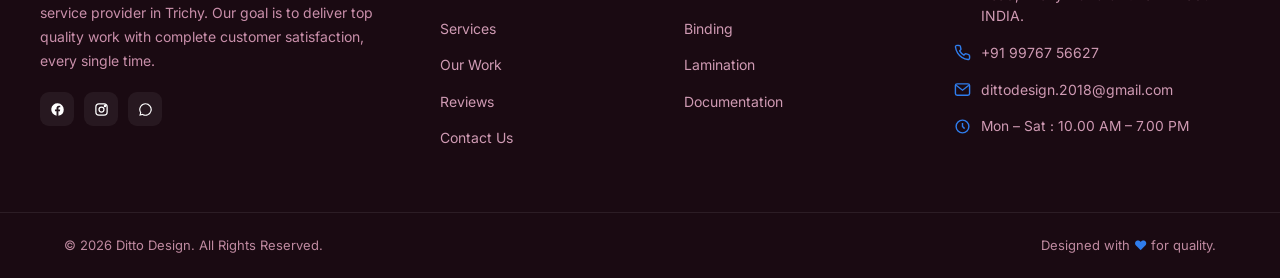
<file: services/designing.html>
<!DOCTYPE html>
<html lang="en">
<head>
<meta charset="UTF-8">
<meta name="viewport" content="width=device-width, initial-scale=1.0">
<title>Designing — Ditto Design | Print | Design | Bind</title>
<meta name="description" content="Creative design services in Trichy for logos, brochures, posters, banners and brand identity.">
<link rel="preconnect" href="https://fonts.googleapis.com">
<link rel="preconnect" href="https://fonts.gstatic.com" crossorigin>
<link href="https://fonts.googleapis.com/css2?family=Poppins:wght@500;600;700;800&family=Inter:wght@400;500;600;700&display=swap" rel="stylesheet">
<link rel="stylesheet" href="../style.css">

<link rel="icon" type="image/x-icon" href="favicon.ico">
<link rel="icon" type="image/png" sizes="32x32" href="assets/icons/favicon-32x32.png">
<link rel="icon" type="image/png" sizes="16x16" href="assets/icons/favicon-16x16.png">
<link rel="apple-touch-icon" sizes="180x180" href="assets/icons/apple-touch-icon.png">
<link rel="manifest" href="site.webmanifest">
<meta name="theme-color" content="#3A0C23">
</head>
<body>

<!-- ============ TOPBAR ============ -->
<div class="topbar">
  <div class="container">
    <div class="topbar-left">
      <div class="topbar-item"><svg viewBox="0 0 24 24" fill="none" stroke="currentColor" stroke-width="2"><path d="M12 21s7-7.4 7-12a7 7 0 1 0-14 0c0 4.6 7 12 7 12Z"/><circle cx="12" cy="9" r="2.5"/></svg><span>Trichy, Tamil Nadu</span></div>
      <div class="topbar-item hide-mobile"><svg viewBox="0 0 24 24" fill="none" stroke="currentColor" stroke-width="2"><circle cx="12" cy="12" r="9"/><path d="M12 7v5l3 3"/></svg><span>Mon – Sat : 10.00 AM – 7.00 PM</span></div>
    </div>
    <div class="topbar-right">
      <a class="topbar-item" href="tel:+919976756627"><svg viewBox="0 0 24 24" fill="none" stroke="currentColor" stroke-width="2"><path d="M22 16.9v3a2 2 0 0 1-2.2 2 19.8 19.8 0 0 1-8.6-3.1 19.5 19.5 0 0 1-6-6A19.8 19.8 0 0 1 2.1 4.2 2 2 0 0 1 4.1 2h3a2 2 0 0 1 2 1.7c.1.9.3 1.8.6 2.7a2 2 0 0 1-.5 2.1L8 9.7a16 16 0 0 0 6 6l1.2-1.2a2 2 0 0 1 2.1-.5c.9.3 1.8.5 2.7.6a2 2 0 0 1 1.7 2.1Z"/></svg><span>+91 99767 56627</span></a>
      <div class="topbar-socials">
        <a href="https://www.facebook.com/profile.php?id=61575481477857" target="_blank" rel="noopener" aria-label="Facebook"><svg viewBox="0 0 24 24" fill="currentColor"><path d="M22 12a10 10 0 1 0-11.6 9.9v-7H7.9V12h2.5V9.8c0-2.5 1.5-3.9 3.8-3.9 1.1 0 2.2.2 2.2.2v2.4h-1.3c-1.2 0-1.6.8-1.6 1.6V12h2.8l-.4 2.9h-2.4v7A10 10 0 0 0 22 12Z"/></svg></a>
        <a href="https://www.instagram.com/dittodesign.2018?utm_source=ig_web_button_share_sheet&igsh=ZDNlZDc0MzIxNw==" target="_blank" rel="noopener" aria-label="Instagram"><svg viewBox="0 0 24 24" fill="none" stroke="currentColor" stroke-width="2"><rect x="3" y="3" width="18" height="18" rx="5"/><circle cx="12" cy="12" r="4"/><circle cx="17.5" cy="6.5" r="1"/></svg></a>
        <a href="https://wa.me/919976756627" target="_blank" rel="noopener" aria-label="WhatsApp"><svg viewBox="0 0 24 24" fill="currentColor"><path d="M12 2a10 10 0 0 0-8.6 15.1L2 22l5.1-1.3A10 10 0 1 0 12 2Zm0 18.2a8.2 8.2 0 0 1-4.2-1.1l-.3-.2-3 .8.8-2.9-.2-.3a8.2 8.2 0 1 1 6.9 3.7Zm4.5-6.1c-.2-.1-1.5-.7-1.7-.8-.2-.1-.4-.1-.6.1-.2.2-.7.8-.8 1-.2.2-.3.2-.5.1-.2-.1-1-.4-2-1.2-.7-.6-1.2-1.4-1.4-1.6-.1-.2 0-.4.1-.5l.4-.4c.1-.2.2-.3.2-.5.1-.2 0-.4 0-.5-.1-.1-.6-1.5-.8-2-.2-.5-.4-.4-.6-.4h-.5c-.2 0-.5.1-.7.3-.2.2-.9.9-.9 2.2s.9 2.6 1.1 2.8c.1.2 1.8 2.8 4.4 3.8.6.3 1.1.4 1.5.6.6.2 1.2.2 1.6.1.5-.1 1.5-.6 1.7-1.2.2-.6.2-1.1.1-1.2-.1-.1-.2-.2-.5-.3Z"/></svg></a>
      </div>
    </div>
  </div>
</div>

<!-- ============ HEADER ============ -->
<header class="site-header" id="siteHeader">
  <div class="container">
    <a href="../index.html" class="logo">
      <img src="../assets/logo.png" alt="Ditto Design — Designing &amp; Documentation" class="site-logo">
    </a>
    <nav class="main-nav" id="mainNav">
      <a href="../index.html" class="nav-link">Home</a>
      <a href="../index.html#about" class="nav-link">About Us</a>
      <a href="../index.html#services" class="nav-link active">Services</a>
      <a href="../work.html" class="nav-link">Our Work</a>
      <a href="../index.html#reviews" class="nav-link">Reviews</a>
      <a href="../contact.html" class="nav-link">Contact Us</a>
    </nav>
    <div class="header-actions">
      <a href="../contact.html" class="btn btn-primary desktop-only btn-sm">Get a Quote
        <svg viewBox="0 0 24 24" fill="none" stroke="currentColor" stroke-width="2.2"><path d="M5 12h14M13 6l6 6-6 6"/></svg>
      </a>
      <button class="nav-toggle" id="navToggle" aria-label="Toggle menu" aria-expanded="false">
        <svg viewBox="0 0 24 24" fill="none" stroke="currentColor" stroke-width="2"><path d="M4 7h16M4 12h16M4 17h16"/></svg>
      </button>
    </div>
  </div>
  <div class="nav-overlay" id="navOverlay"></div>
</header>

<!-- ============ PAGE HEADER ============ -->
<section class="page-header">
  <div class="container">
    <nav class="breadcrumbs">
      <a href="../index.html">Home</a>
      <svg viewBox="0 0 24 24" fill="none" stroke="currentColor" stroke-width="2.4"><path d="m9 18 6-6-6-6"/></svg>
      <a href="../index.html#services">Services</a>
      <svg viewBox="0 0 24 24" fill="none" stroke="currentColor" stroke-width="2.4"><path d="m9 18 6-6-6-6"/></svg>
      <span>Designing</span>
    </nav>
  </div>
</section>

<!-- ============ SERVICE HERO ============ -->
<section class="section" style="padding-top:14px;">
  <div class="container service-hero-grid">
    <div class="service-hero-copy reveal">
      <span class="service-hero-icon"><svg viewBox="0 0 24 24" fill="none" stroke="currentColor" stroke-width="1.8"><path d="m17 3 4 4-11 11-5 1 1-5Z"/><path d="m14.5 5.5 4 4"/></svg></span>
      <h1 class="section-title" style="margin-bottom:0;">Designing</h1>
      <p>From a simple visiting card to a full brand identity, we design everything in-house. Services include: logo creation, business cards, brochures, catalogues, letterheads, envelopes, vouchers/receipts, social media poster design, menu cards, stickers, name boards, ID cards and certificates.</p>
      <div class="service-hero-ctas">
        <a href="../contact.html" class="btn btn-primary">Get a Quote
          <svg viewBox="0 0 24 24" fill="none" stroke="currentColor" stroke-width="2.2"><path d="M5 12h14M13 6l6 6-6 6"/></svg>
        </a>
        <a href="https://wa.me/919976756627" target="_blank" rel="noopener" class="btn btn-outline">WhatsApp Us
          <svg viewBox="0 0 24 24" fill="none" stroke="currentColor" stroke-width="2.2"><path d="M5 12h14M13 6l6 6-6 6"/></svg>
        </a>
      </div>
      <div class="highlight-grid">
        <div class="highlight-item"><svg viewBox="0 0 24 24" fill="none" stroke="currentColor" stroke-width="2.4"><path d="m20 6-11 11-5-5"/></svg><span>Logos, brochures, posters & banners</span></div>
        <div class="highlight-item"><svg viewBox="0 0 24 24" fill="none" stroke="currentColor" stroke-width="2.4"><path d="m20 6-11 11-5-5"/></svg><span>Designed print-ready from the start</span></div>
        <div class="highlight-item"><svg viewBox="0 0 24 24" fill="none" stroke="currentColor" stroke-width="2.4"><path d="m20 6-11 11-5-5"/></svg><span>2 revision rounds included as standard</span></div>
        <div class="highlight-item"><svg viewBox="0 0 24 24" fill="none" stroke="currentColor" stroke-width="2.4"><path d="m20 6-11 11-5-5"/></svg><span>Source files handed over on request</span></div>
      </div>
    </div>
    <div class="service-hero-visual reveal">
      <div class="service-photo-frame" id="servicePhoto">
        <img src="../assets/work/design-img.jpg" alt="Digital social media poster design displayed on a laptop screen and printed flyer" loading="lazy" onerror="this.closest('.service-photo-frame').classList.add('img-missing')">
      </div>
    </div>
  </div>
</section>

  
<!-- ============ PROCESS ============ -->
<section class="section" style="background:var(--bg-soft);padding-top:70px;">
  <div class="container">
    <div class="section-head center reveal">
      <span class="eyebrow">How It Works</span>
      <h2 class="section-title">From File To Finished Job</h2>
      <p class="section-sub">A straightforward four-step process so you always know where your job stands.</p>
    </div>
    <div class="process-grid reveal-stagger">
      <div class="process-item">
        <span class="process-num">1</span>
        <h4>Brief & references</h4>
        <p>Tell us your goal, audience and any references or existing brand elements.</p>
        <span class="process-connector"></span>
      </div>
      <div class="process-item">
        <span class="process-num">2</span>
        <h4>Concept design</h4>
        <p>We create an initial concept based on your brief.</p>
        <span class="process-connector"></span>
      </div>
      <div class="process-item">
        <span class="process-num">3</span>
        <h4>Revisions</h4>
        <p>You review and request changes — two rounds are included by default.</p>
        <span class="process-connector"></span>
      </div>
      <div class="process-item">
        <span class="process-num">4</span>
        <h4>Final files & print</h4>
        <p>We deliver final files and can print them in-house immediately.</p>
        
      </div>
    </div>
  </div>
</section>

<!-- ============ PRICING NOTE ============ -->
<section class="section">
  <div class="container">
    <div class="price-callout reveal">
      <div class="price-callout-text">
        <strong>Starting at ₹999 for logo design · ₹1,499 for brochures</strong>
        <span>Pricing depends on the scope of work and number of revision rounds needed.</span>
      </div>
      <a href="../contact.html" class="btn btn-primary">Request Exact Pricing
        <svg viewBox="0 0 24 24" fill="none" stroke="currentColor" stroke-width="2.2"><path d="M5 12h14M13 6l6 6-6 6"/></svg>
      </a>
    </div>
  </div>
</section>

<!-- ============ FAQ ============ -->
<section class="section" style="background:var(--bg-soft);">
  <div class="container">
    <div class="section-head reveal">
      <span class="eyebrow">Common Questions</span>
      <h2 class="section-title">Designing FAQs</h2>
    </div>
    <div class="faq-list reveal">
      <div class="faq-item">
        <button class="faq-q">Do you design for both print and digital use?
          <svg viewBox="0 0 24 24" fill="none" stroke="currentColor" stroke-width="2.4"><path d="M12 5v14M5 12h14"/></svg>
        </button>
        <div class="faq-a"><p>Yes, we design with both in mind so the same artwork works on a printed brochure and a social media post.</p></div>
      </div>
      <div class="faq-item">
        <button class="faq-q">How many revisions are included?
          <svg viewBox="0 0 24 24" fill="none" stroke="currentColor" stroke-width="2.4"><path d="M12 5v14M5 12h14"/></svg>
        </button>
        <div class="faq-a"><p>Two rounds of revisions are included as standard; additional rounds can be arranged if needed.</p></div>
      </div>
      <div class="faq-item">
        <button class="faq-q">Will I get the source files?
          <svg viewBox="0 0 24 24" fill="none" stroke="currentColor" stroke-width="2.4"><path d="M12 5v14M5 12h14"/></svg>
        </button>
        <div class="faq-a"><p>Yes, source files (AI, PSD or equivalent) are available on request once the project is finalized.</p></div>
      </div>
      <div class="faq-item">
        <button class="faq-q">Can you design and print in one go?
          <svg viewBox="0 0 24 24" fill="none" stroke="currentColor" stroke-width="2.4"><path d="M12 5v14M5 12h14"/></svg>
        </button>
        <div class="faq-a"><p>Yes — since we handle both design and printing in-house, we can move straight from final design to print without extra coordination.</p></div>
      </div>
    </div>
  </div>
</section>

<!-- ============ RELATED SERVICES ============ -->
<section class="section" style="padding-top:60px;">
  <div class="container">
    <div class="section-head reveal">
      <span class="eyebrow">Also Explore</span>
      <h2 class="section-title">Related Services</h2>
    </div>
    <div class="related-services reveal-stagger">
      <a href="visiting-cards.html" class="related-card">
        <span class="service-icon"><svg viewBox="0 0 24 24" fill="none" stroke="currentColor" stroke-width="1.8"><rect x="2.5" y="6" width="19" height="13" rx="2.5"/><path d="M2.5 10h19"/><path d="M6 14.5h5"/></svg></span>
        <span>Visiting Cards</span>
      </a>
      <a href="printing-services.html" class="related-card">
        <span class="service-icon"><svg viewBox="0 0 24 24" fill="none" stroke="currentColor" stroke-width="1.8"><path d="M6 9V3h12v6"/><rect x="3" y="9" width="18" height="8" rx="2"/><path d="M6 17v4h12v-4"/><circle cx="17.5" cy="12.5" r="1" fill="currentColor" stroke="none"/></svg></span>
        <span>Printing Services</span>
      </a>
      <a href="perfect-binding.html" class="related-card">
        <span class="service-icon"><svg viewBox="0 0 24 24" fill="none" stroke="currentColor" stroke-width="1.8"><path d="M4 4h11a3 3 0 0 1 3 3v13H7a3 3 0 0 1-3-3V4Z"/><path d="M18 7h2v13h-2"/><path d="M8 9h6M8 13h6"/></svg></span>
        <span>Perfect Binding</span>
      </a>
    </div>
  </div>
</section>

<!-- ============ CTA STRIP ============ -->
<section class="cta-strip">
  <div class="container cta-strip-inner">
    <div>
      <h2>Ready to start?</h2>
      <p>Send your files on WhatsApp or fill out our contact form for a same-day quote.</p>
    </div>
    <div class="cta-strip-actions">
      <a href="https://wa.me/919976756627" target="_blank" rel="noopener" class="btn btn-light">
        <svg viewBox="0 0 24 24" fill="currentColor" style="color:#1FA774"><path d="M12 2a10 10 0 0 0-8.6 15.1L2 22l5.1-1.3A10 10 0 1 0 12 2Zm0 18.2a8.2 8.2 0 0 1-4.2-1.1l-.3-.2-3 .8.8-2.9-.2-.3a8.2 8.2 0 1 1 6.9 3.7Zm4.5-6.1c-.2-.1-1.5-.7-1.7-.8-.2-.1-.4-.1-.6.1-.2.2-.7.8-.8 1-.2.2-.3.2-.5.1-.2-.1-1-.4-2-1.2-.7-.6-1.2-1.4-1.4-1.6-.1-.2 0-.4.1-.5l.4-.4c.1-.2.2-.3.2-.5.1-.2 0-.4 0-.5-.1-.1-.6-1.5-.8-2-.2-.5-.4-.4-.6-.4h-.5c-.2 0-.5.1-.7.3-.2.2-.9.9-.9 2.2s.9 2.6 1.1 2.8c.1.2 1.8 2.8 4.4 3.8.6.3 1.1.4 1.5.6.6.2 1.2.2 1.6.1.5-.1 1.5-.6 1.7-1.2.2-.6.2-1.1.1-1.2-.1-.1-.2-.2-.5-.3Z"/></svg>
        Chat on WhatsApp
      </a>
      <a href="../contact.html" class="btn btn-outline" style="border-color:rgba(255,255,255,.5);color:#fff;">Visit Contact Page
        <svg viewBox="0 0 24 24" fill="none" stroke="currentColor" stroke-width="2.2"><path d="M5 12h14M13 6l6 6-6 6"/></svg>
      </a>
    </div>
  </div>
</section>

<!-- ============ FOOTER ============ -->
<footer class="site-footer" id="footer">
  <div class="footer-top container">
    <div class="footer-grid footer-grid-compact">
      <div class="footer-about">
        <div class="footer-logo">
          <img src="../assets/logo.png" alt="Ditto Design" class="footer-site-logo">
        </div>
        <p>We are a professional printing, designing &amp; binding service provider in Trichy. Our goal is to deliver top quality work with complete customer satisfaction, every single time.</p>
        <div class="footer-socials">
          <a href="https://www.facebook.com/profile.php?id=61575481477857" target="_blank" rel="noopener" aria-label="Facebook"><svg viewBox="0 0 24 24" fill="currentColor"><path d="M22 12a10 10 0 1 0-11.6 9.9v-7H7.9V12h2.5V9.8c0-2.5 1.5-3.9 3.8-3.9 1.1 0 2.2.2 2.2.2v2.4h-1.3c-1.2 0-1.6.8-1.6 1.6V12h2.8l-.4 2.9h-2.4v7A10 10 0 0 0 22 12Z"/></svg></a>
          <a href="https://www.instagram.com/dittodesign.2018?utm_source=ig_web_button_share_sheet&igsh=ZDNlZDc0MzIxNw==" target="_blank" rel="noopener" aria-label="Instagram"><svg viewBox="0 0 24 24" fill="none" stroke="currentColor" stroke-width="2"><rect x="3" y="3" width="18" height="18" rx="5"/><circle cx="12" cy="12" r="4"/><circle cx="17.5" cy="6.5" r="1"/></svg></a>
          <a href="https://wa.me/919976756627" target="_blank" rel="noopener" aria-label="WhatsApp"><svg viewBox="0 0 24 24" fill="currentColor"><path d="M12 2a10 10 0 0 0-8.6 15.1L2 22l5.1-1.3A10 10 0 1 0 12 2Zm0 18.2a8.2 8.2 0 0 1-4.2-1.1l-.3-.2-3 .8.8-2.9-.2-.3a8.2 8.2 0 1 1 6.9 3.7Z"/></svg></a>
        </div>
      </div>
      <div class="footer-col">
        <h5>Quick Links</h5>
        <ul>
          <li><a href="../index.html">Home</a></li>
          <li><a href="../index.html#about">About Us</a></li>
          <li><a href="../index.html#services">Services</a></li>
          <li><a href="../work.html">Our Work</a></li>
          <li><a href="../index.html#reviews">Reviews</a></li>
          <li><a href="../contact.html">Contact Us</a></li>
        </ul>
      </div>
      <div class="footer-col">
        <h5>Our Services</h5>
        <ul>
          <li><a href="designing.html">Designing</a></li>
          <li><a href="printing-services.html">Printing</a></li>
          <li><a href="perfect-binding.html">Binding</a></li>
          <li><a href="designing.html">Lamination</a></li>
          <li><a href="printing-services.html">Documentation</a></li>
        </ul>
      </div>
      <div class="footer-col">
        <h5>Contact Info</h5>
        <ul class="footer-contact">
          <li><a href="https://maps.app.goo.gl/Ze2u36rK3M3DH5kH7" target="_blank"><svg viewBox="0 0 24 24" fill="none" stroke="currentColor" stroke-width="2"><path d="M12 21s7-7.4 7-12a7 7 0 1 0-14 0c0 4.6 7 12 7 12Z"/><circle cx="12" cy="9" r="2.5"/></svg><span>No. 20/56,Ugraa  Tower,  2nd  Floor,  ( Near  Shaans  Hotel),  Thennur  high  Road,  Trichy  -  620  017. Tamil Nadu – INDIA.</span></a></li>
          <li><a href="tel:+919976756627"><svg viewBox="0 0 24 24" fill="none" stroke="currentColor" stroke-width="2"><path d="M22 16.9v3a2 2 0 0 1-2.2 2 19.8 19.8 0 0 1-8.6-3.1 19.5 19.5 0 0 1-6-6A19.8 19.8 0 0 1 2.1 4.2 2 2 0 0 1 4.1 2h3a2 2 0 0 1 2 1.7c.1.9.3 1.8.6 2.7a2 2 0 0 1-.5 2.1L8 9.7a16 16 0 0 0 6 6l1.2-1.2a2 2 0 0 1 2.1-.5c.9.3 1.8.5 2.7.6a2 2 0 0 1 1.7 2.1Z"/></svg><span>+91 99767 56627</span></a></li>
          <li><a href="mailto:dittodesign.2018@gmail.com"><svg viewBox="0 0 24 24" fill="none" stroke="currentColor" stroke-width="2"><rect x="2" y="4" width="20" height="16" rx="2.5"/><path d="m3 6 9 7 9-7"/></svg><span>dittodesign.2018@gmail.com</span></a></li>
          <li><svg viewBox="0 0 24 24" fill="none" stroke="currentColor" stroke-width="2"><circle cx="12" cy="12" r="9"/><path d="M12 7v5l3 3"/></svg><span>Mon – Sat : 10.00 AM – 7.00 PM</span></li>
        </ul>
      </div>
    </div>
  </div>
  <div class="footer-bottom">
    <div class="container">
      <p>&copy; <span id="year"></span> Ditto Design. All Rights Reserved.</p>
      <p>Designed with <span class="heart">&hearts;</span> for quality.</p>
    </div>
  </div>
</footer>

<a class="whatsapp-float" href="https://wa.me/919976756627" target="_blank" rel="noopener" aria-label="Chat on WhatsApp">
  <svg viewBox="0 0 24 24" fill="currentColor"><path d="M12 2a10 10 0 0 0-8.6 15.1L2 22l5.1-1.3A10 10 0 1 0 12 2Zm0 18.2a8.2 8.2 0 0 1-4.2-1.1l-.3-.2-3 .8.8-2.9-.2-.3a8.2 8.2 0 1 1 6.9 3.7Zm4.5-6.1c-.2-.1-1.5-.7-1.7-.8-.2-.1-.4-.1-.6.1-.2.2-.7.8-.8 1-.2.2-.3.2-.5.1-.2-.1-1-.4-2-1.2-.7-.6-1.2-1.4-1.4-1.6-.1-.2 0-.4.1-.5l.4-.4c.1-.2.2-.3.2-.5.1-.2 0-.4 0-.5-.1-.1-.6-1.5-.8-2-.2-.5-.4-.4-.6-.4h-.5c-.2 0-.5.1-.7.3-.2.2-.9.9-.9 2.2s.9 2.6 1.1 2.8c.1.2 1.8 2.8 4.4 3.8.6.3 1.1.4 1.5.6.6.2 1.2.2 1.6.1.5-.1 1.5-.6 1.7-1.2.2-.6.2-1.1.1-1.2-.1-.1-.2-.2-.5-.3Z"/></svg>
</a>

<button class="back-to-top" id="backToTop" aria-label="Back to top">
  <svg viewBox="0 0 24 24" fill="none" stroke="currentColor" stroke-width="2.4"><path d="M12 19V5M5 12l7-7 7 7"/></svg>
</button>

<script src="../main.js"></script>
</body>
</html>
</file>
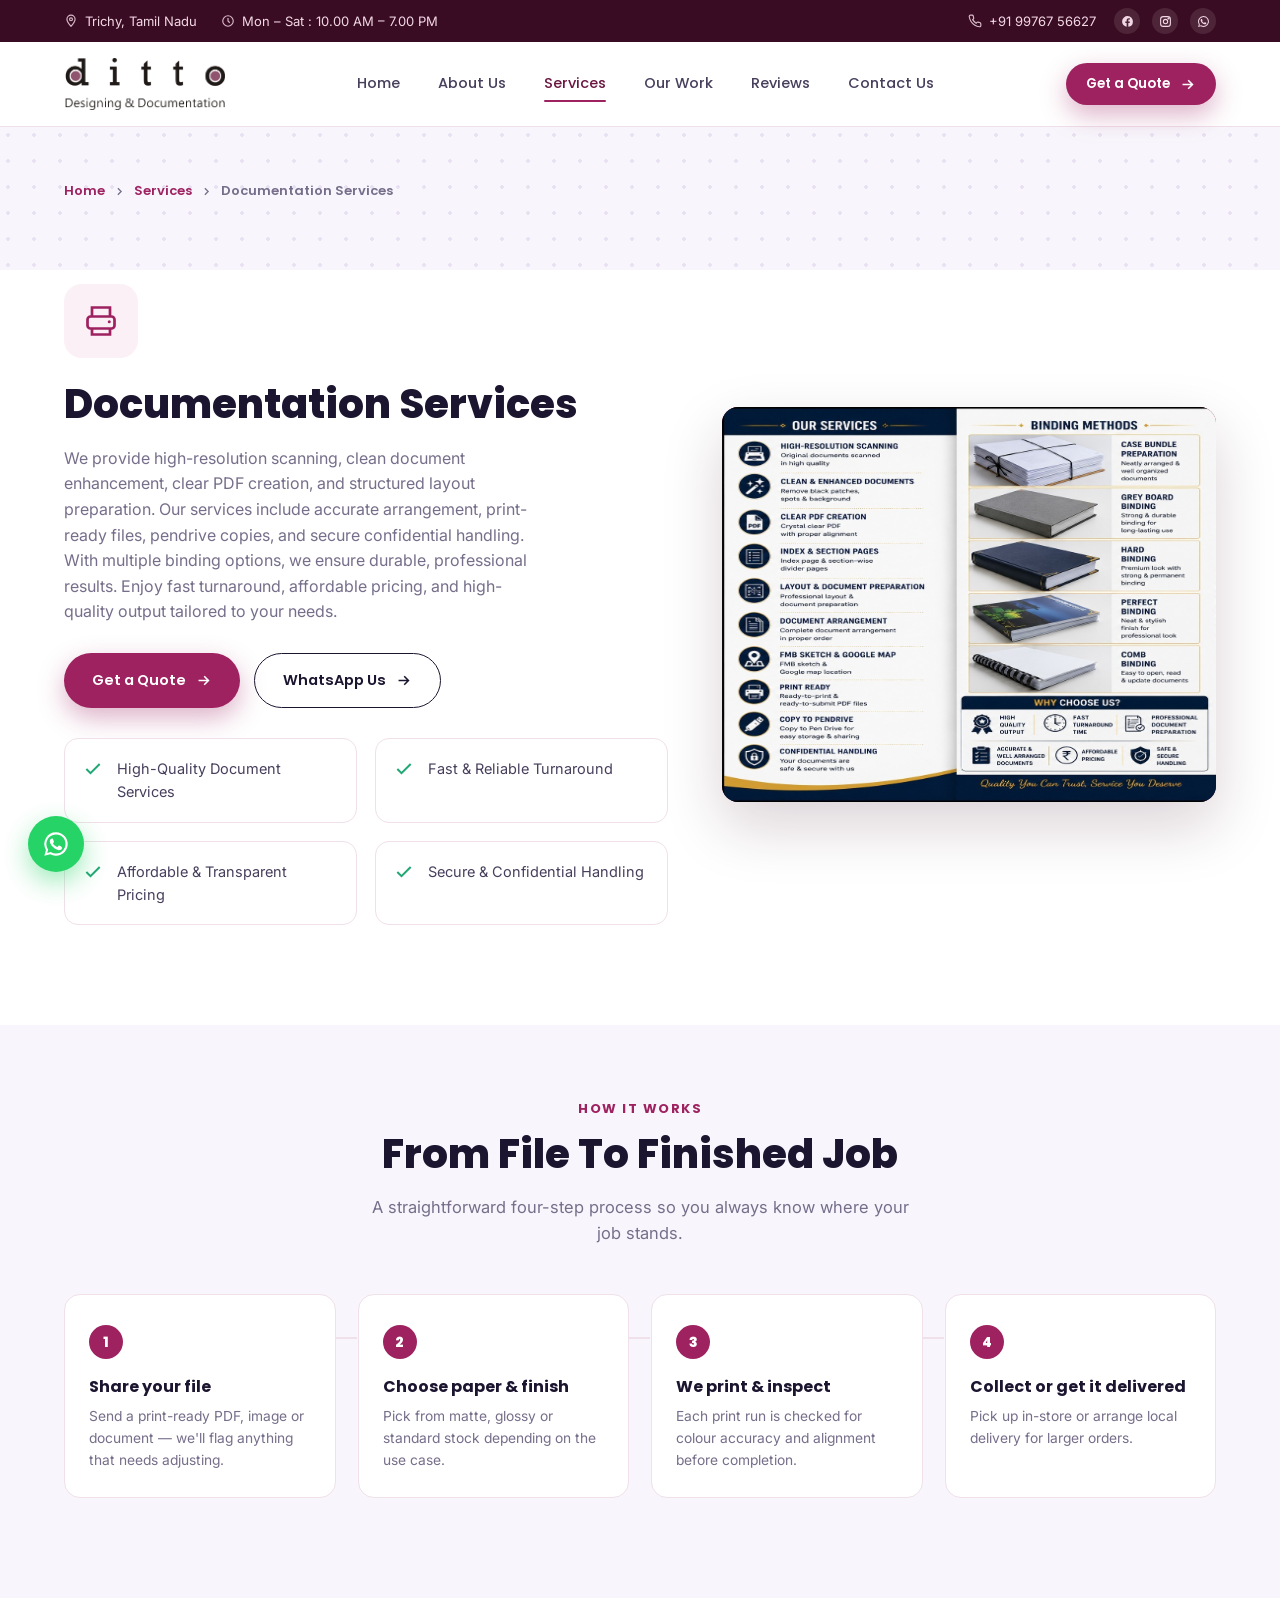
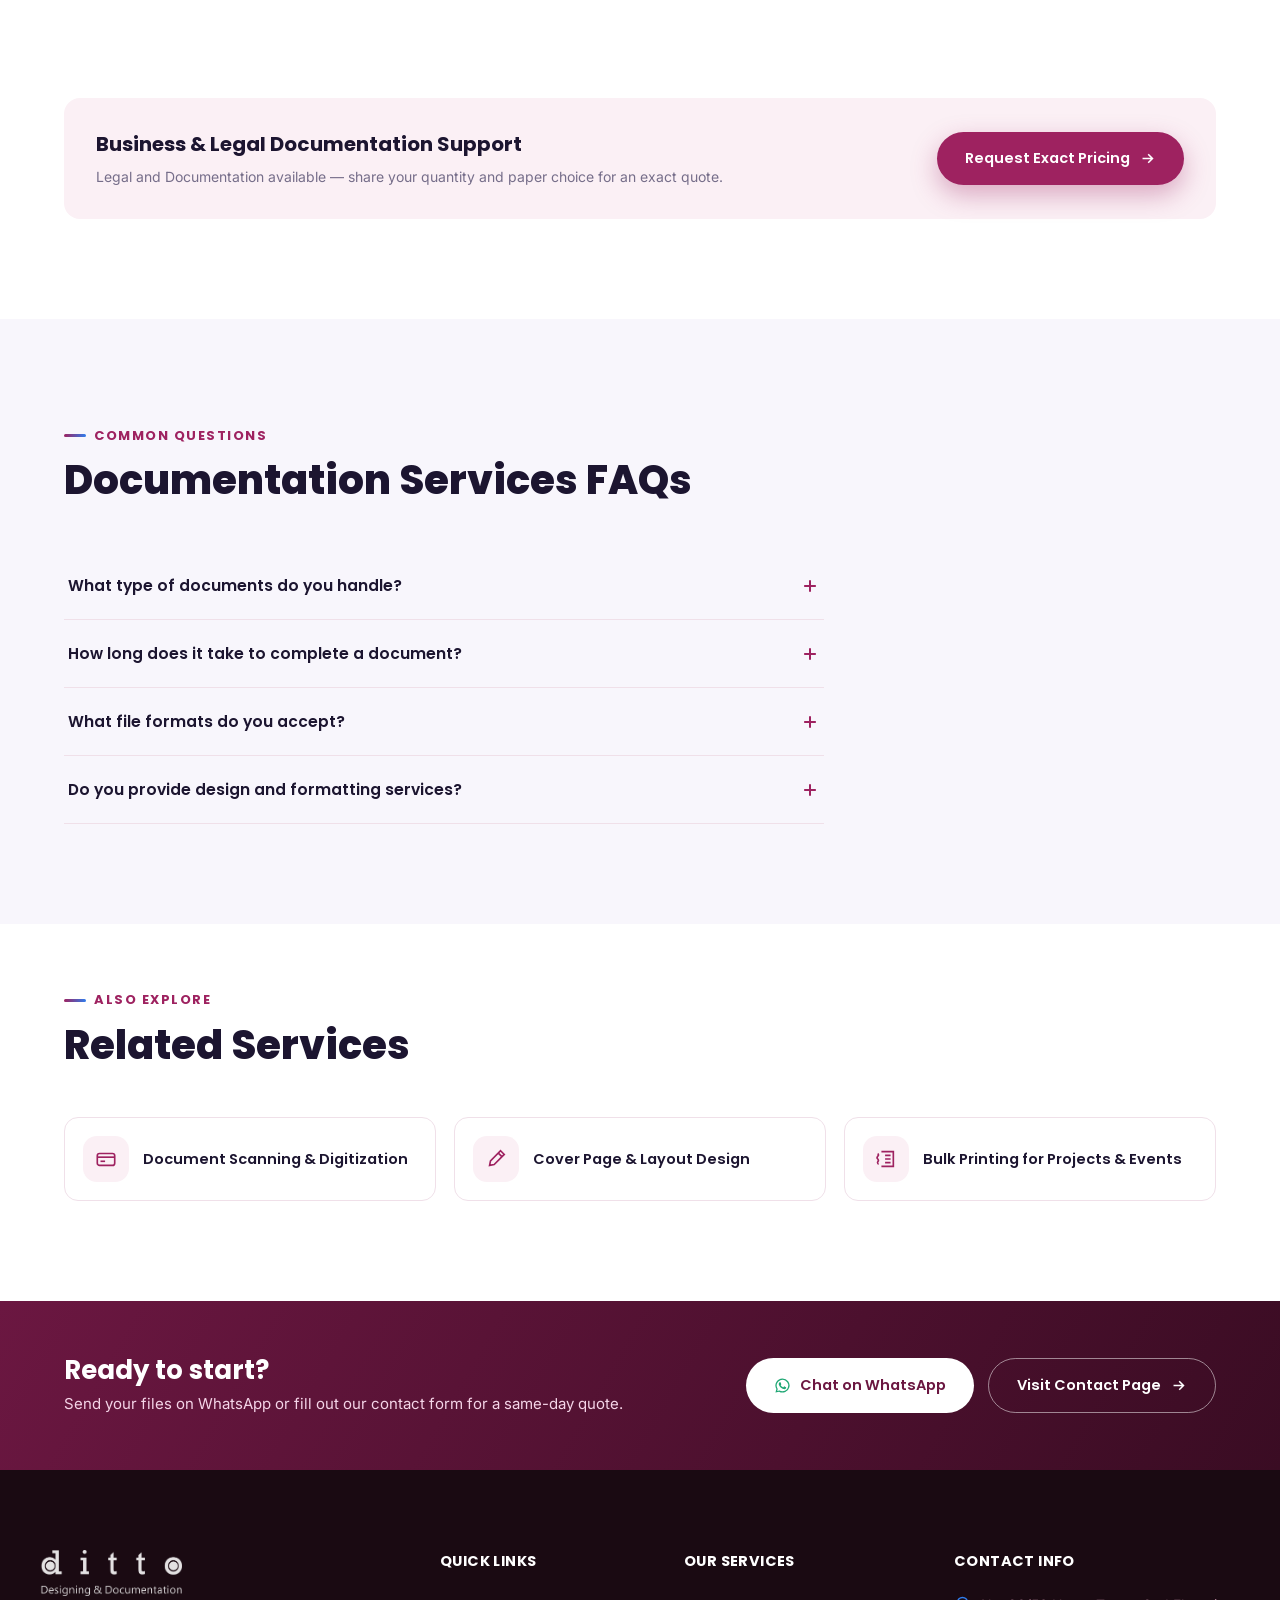
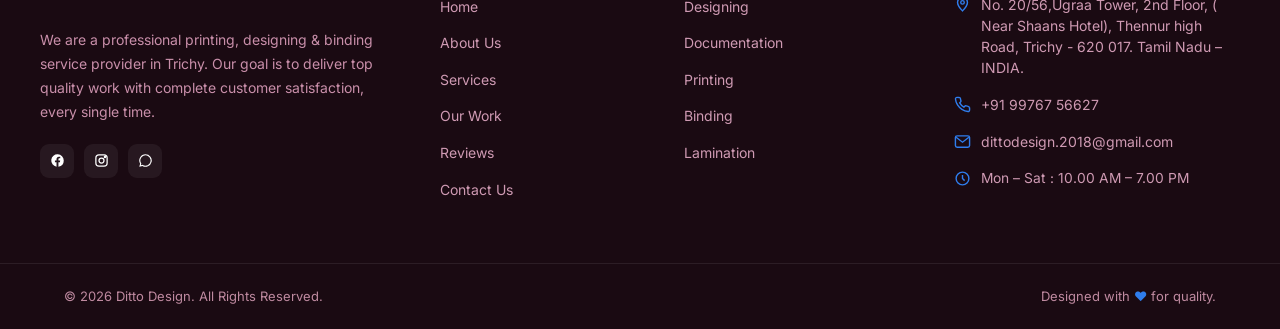
<file: services/document-services.html>
<!DOCTYPE html>
<html lang="en">
<head>
<meta charset="UTF-8">
<meta name="viewport" content="width=device-width, initial-scale=1.0">
<title>Printing Services — Ditto Design | Print | Design | Bind</title>
<meta name="description" content="High quality black & white and full colour printing in Trichy for documents, reports, photos and marketing material.">
<link rel="preconnect" href="https://fonts.googleapis.com">
<link rel="preconnect" href="https://fonts.gstatic.com" crossorigin>
<link href="https://fonts.googleapis.com/css2?family=Poppins:wght@500;600;700;800&family=Inter:wght@400;500;600;700&display=swap" rel="stylesheet">
<link rel="stylesheet" href="../style.css">
</head>
<body>

<!-- ============ TOPBAR ============ -->
<div class="topbar">
  <div class="container">
    <div class="topbar-left">
      <div class="topbar-item"><svg viewBox="0 0 24 24" fill="none" stroke="currentColor" stroke-width="2"><path d="M12 21s7-7.4 7-12a7 7 0 1 0-14 0c0 4.6 7 12 7 12Z"/><circle cx="12" cy="9" r="2.5"/></svg><span>Trichy, Tamil Nadu</span></div>
      <div class="topbar-item hide-mobile"><svg viewBox="0 0 24 24" fill="none" stroke="currentColor" stroke-width="2"><circle cx="12" cy="12" r="9"/><path d="M12 7v5l3 3"/></svg><span>Mon – Sat : 10.00 AM – 7.00 PM</span></div>
    </div>
    <div class="topbar-right">
      <a class="topbar-item" href="tel:+919976756627"><svg viewBox="0 0 24 24" fill="none" stroke="currentColor" stroke-width="2"><path d="M22 16.9v3a2 2 0 0 1-2.2 2 19.8 19.8 0 0 1-8.6-3.1 19.5 19.5 0 0 1-6-6A19.8 19.8 0 0 1 2.1 4.2 2 2 0 0 1 4.1 2h3a2 2 0 0 1 2 1.7c.1.9.3 1.8.6 2.7a2 2 0 0 1-.5 2.1L8 9.7a16 16 0 0 0 6 6l1.2-1.2a2 2 0 0 1 2.1-.5c.9.3 1.8.5 2.7.6a2 2 0 0 1 1.7 2.1Z"/></svg><span>+91 99767 56627</span></a>
      <div class="topbar-socials">
        <a href="https://www.facebook.com/profile.php?id=61575481477857" target="_blank" rel="noopener" aria-label="Facebook"><svg viewBox="0 0 24 24" fill="currentColor"><path d="M22 12a10 10 0 1 0-11.6 9.9v-7H7.9V12h2.5V9.8c0-2.5 1.5-3.9 3.8-3.9 1.1 0 2.2.2 2.2.2v2.4h-1.3c-1.2 0-1.6.8-1.6 1.6V12h2.8l-.4 2.9h-2.4v7A10 10 0 0 0 22 12Z"/></svg></a>
        <a href="https://www.instagram.com/dittodesign.2018?utm_source=ig_web_button_share_sheet&igsh=ZDNlZDc0MzIxNw==" target="_blank" rel="noopener" aria-label="Instagram"><svg viewBox="0 0 24 24" fill="none" stroke="currentColor" stroke-width="2"><rect x="3" y="3" width="18" height="18" rx="5"/><circle cx="12" cy="12" r="4"/><circle cx="17.5" cy="6.5" r="1"/></svg></a>
        <a href="https://wa.me/919976756627" target="_blank" rel="noopener" aria-label="WhatsApp"><svg viewBox="0 0 24 24" fill="currentColor"><path d="M12 2a10 10 0 0 0-8.6 15.1L2 22l5.1-1.3A10 10 0 1 0 12 2Zm0 18.2a8.2 8.2 0 0 1-4.2-1.1l-.3-.2-3 .8.8-2.9-.2-.3a8.2 8.2 0 1 1 6.9 3.7Zm4.5-6.1c-.2-.1-1.5-.7-1.7-.8-.2-.1-.4-.1-.6.1-.2.2-.7.8-.8 1-.2.2-.3.2-.5.1-.2-.1-1-.4-2-1.2-.7-.6-1.2-1.4-1.4-1.6-.1-.2 0-.4.1-.5l.4-.4c.1-.2.2-.3.2-.5.1-.2 0-.4 0-.5-.1-.1-.6-1.5-.8-2-.2-.5-.4-.4-.6-.4h-.5c-.2 0-.5.1-.7.3-.2.2-.9.9-.9 2.2s.9 2.6 1.1 2.8c.1.2 1.8 2.8 4.4 3.8.6.3 1.1.4 1.5.6.6.2 1.2.2 1.6.1.5-.1 1.5-.6 1.7-1.2.2-.6.2-1.1.1-1.2-.1-.1-.2-.2-.5-.3Z"/></svg></a>
      </div>
    </div>
  </div>
</div>

<!-- ============ HEADER ============ -->
<header class="site-header" id="siteHeader">
  <div class="container">
    <a href="../index.html" class="logo">
      <img src="../assets/logo.png" alt="Ditto Design — Designing &amp; Documentation" class="site-logo">
    </a>
    <nav class="main-nav" id="mainNav">
      <a href="../index.html" class="nav-link">Home</a>
      <a href="../index.html#about" class="nav-link">About Us</a>
      <a href="../index.html#services" class="nav-link active">Services</a>
      <a href="../work.html" class="nav-link">Our Work</a>
      <a href="../index.html#reviews" class="nav-link">Reviews</a>
      <a href="../contact.html" class="nav-link">Contact Us</a>
    </nav>
    <div class="header-actions">
      <a href="../contact.html" class="btn btn-primary desktop-only btn-sm">Get a Quote
        <svg viewBox="0 0 24 24" fill="none" stroke="currentColor" stroke-width="2.2"><path d="M5 12h14M13 6l6 6-6 6"/></svg>
      </a>
      <button class="nav-toggle" id="navToggle" aria-label="Toggle menu" aria-expanded="false">
        <svg viewBox="0 0 24 24" fill="none" stroke="currentColor" stroke-width="2"><path d="M4 7h16M4 12h16M4 17h16"/></svg>
      </button>
    </div>
  </div>
  <div class="nav-overlay" id="navOverlay"></div>
</header>

<!-- ============ PAGE HEADER ============ -->
<section class="page-header">
  <div class="container">
    <nav class="breadcrumbs">
      <a href="../index.html">Home</a>
      <svg viewBox="0 0 24 24" fill="none" stroke="currentColor" stroke-width="2.4"><path d="m9 18 6-6-6-6"/></svg>
      <a href="../index.html#services">Services</a>
      <svg viewBox="0 0 24 24" fill="none" stroke="currentColor" stroke-width="2.4"><path d="m9 18 6-6-6-6"/></svg>
      <span> Documentation Services</span>
    </nav>
  </div>
</section>

<!-- ============ SERVICE HERO ============ -->
<section class="section" style="padding-top:14px;">
  <div class="container service-hero-grid">
    <div class="service-hero-copy reveal">
      <span class="service-hero-icon"><svg viewBox="0 0 24 24" fill="none" stroke="currentColor" stroke-width="1.8"><path d="M6 9V3h12v6"/><rect x="3" y="9" width="18" height="8" rx="2"/><path d="M6 17v4h12v-4"/><circle cx="17.5" cy="12.5" r="1" fill="currentColor" stroke="none"/></svg></span>
      <h1 class="section-title" style="margin-bottom:0;"> Documentation Services</h1>
      <p>We provide high-resolution scanning, clean document enhancement, clear PDF creation, and structured layout preparation. Our services include accurate arrangement, print-ready files, pendrive copies, and secure confidential handling. With multiple binding options, we ensure durable, professional results. Enjoy fast turnaround, affordable pricing, and high-quality output tailored to your needs.</p>
      <div class="service-hero-ctas">
        <a href="../contact.html" class="btn btn-primary">Get a Quote
          <svg viewBox="0 0 24 24" fill="none" stroke="currentColor" stroke-width="2.2"><path d="M5 12h14M13 6l6 6-6 6"/></svg>
        </a>
        <a href="https://wa.me/919976756627" target="_blank" rel="noopener" class="btn btn-outline">WhatsApp Us
          <svg viewBox="0 0 24 24" fill="none" stroke="currentColor" stroke-width="2.2"><path d="M5 12h14M13 6l6 6-6 6"/></svg>
        </a>
      </div>
      <div class="highlight-grid">
        <div class="highlight-item"><svg viewBox="0 0 24 24" fill="none" stroke="currentColor" stroke-width="2.4"><path d="m20 6-11 11-5-5"/></svg><span>High-Quality Document Services</span></div>
        <div class="highlight-item"><svg viewBox="0 0 24 24" fill="none" stroke="currentColor" stroke-width="2.4"><path d="m20 6-11 11-5-5"/></svg><span>Fast & Reliable Turnaround</span></div>
        <div class="highlight-item"><svg viewBox="0 0 24 24" fill="none" stroke="currentColor" stroke-width="2.4"><path d="m20 6-11 11-5-5"/></svg><span>Affordable & Transparent Pricing</span></div>
        <div class="highlight-item"><svg viewBox="0 0 24 24" fill="none" stroke="currentColor" stroke-width="2.4"><path d="m20 6-11 11-5-5"/></svg><span>Secure & Confidential Handling</span></div>
      </div>
    </div>
    <div class="service-hero-visual reveal">
      <div class="service-photo-frame" id="servicePhoto">
        <img src="../assets/services/document-services.jpg" alt="Card-size USB pendrives printed with client branding, ready for digital copy handover" loading="lazy" onerror="this.closest('.service-photo-frame').classList.add('img-missing')">
      </div>
    </div>
  </div>
</section>

<!-- ============ PROCESS ============ -->
<section class="section" style="background:var(--bg-soft);padding-top:70px;">
  <div class="container">
    <div class="section-head center reveal">
      <span class="eyebrow">How It Works</span>
      <h2 class="section-title">From File To Finished Job</h2>
      <p class="section-sub">A straightforward four-step process so you always know where your job stands.</p>
    </div>
    <div class="process-grid reveal-stagger">
      <div class="process-item">
        <span class="process-num">1</span>
        <h4>Share your file</h4>
        <p>Send a print-ready PDF, image or document — we'll flag anything that needs adjusting.</p>
        <span class="process-connector"></span>
      </div>
      <div class="process-item">
        <span class="process-num">2</span>
        <h4>Choose paper & finish</h4>
        <p>Pick from matte, glossy or standard stock depending on the use case.</p>
        <span class="process-connector"></span>
      </div>
      <div class="process-item">
        <span class="process-num">3</span>
        <h4>We print & inspect</h4>
        <p>Each print run is checked for colour accuracy and alignment before completion.</p>
        <span class="process-connector"></span>
      </div>
      <div class="process-item">
        <span class="process-num">4</span>
        <h4>Collect or get it delivered</h4>
        <p>Pick up in-store or arrange local delivery for larger orders.</p>
        
      </div>
    </div>
  </div>
</section>

<!-- ============ PRICING NOTE ============ -->
<section class="section">
  <div class="container">
    <div class="price-callout reveal">
      <div class="price-callout-text">
        <strong>Business & Legal Documentation Support</strong>
        <span> Legal and Documentation available — share your quantity and paper choice for an exact quote.</span>
      </div>
      <a href="../contact.html" class="btn btn-primary">Request Exact Pricing
        <svg viewBox="0 0 24 24" fill="none" stroke="currentColor" stroke-width="2.2"><path d="M5 12h14M13 6l6 6-6 6"/></svg>
      </a>
    </div>
  </div>
</section>

<!-- ============ FAQ ============ -->
<section class="section" style="background:var(--bg-soft);">
  <div class="container">
    <div class="section-head reveal">
      <span class="eyebrow">Common Questions</span>
      <h2 class="section-title">Documentation Services FAQs</h2>
    </div>
    <div class="faq-list reveal">
      <div class="faq-item">
        <button class="faq-q">What type of documents do you handle?
          <svg viewBox="0 0 24 24" fill="none" stroke="currentColor" stroke-width="2.4"><path d="M12 5v14M5 12h14"/></svg>
        </button>
        <div class="faq-a"><p>We handle project reports, legal documents, study materials, business files, and all types of printing and documentation work.</p></div>
      </div>
      <div class="faq-item">
        <button class="faq-q">How long does it take to complete a document?
          <svg viewBox="0 0 24 24" fill="none" stroke="currentColor" stroke-width="2.4"><path d="M12 5v14M5 12h14"/></svg>
        </button>
        <div class="faq-a"><p>Delivery time depends on the project size. Most documents are completed within the same day or within 24 hours.</p></div>
      </div>
      <div class="faq-item">
        <button class="faq-q">What file formats do you accept?
          <svg viewBox="0 0 24 24" fill="none" stroke="currentColor" stroke-width="2.4"><path d="M12 5v14M5 12h14"/></svg>
        </button>
        <div class="faq-a"><p>We accept PDF, Word, Excel, PowerPoint, JPEG, PNG, TIFF, and scanned documents.</p></div>
      </div>
      <div class="faq-item">
        <button class="faq-q">Do you provide design and formatting services?
          <svg viewBox="0 0 24 24" fill="none" stroke="currentColor" stroke-width="2.4"><path d="M12 5v14M5 12h14"/></svg>
        </button>
        <div class="faq-a"><p>Yes, we offer custom cover page design, formatting, indexing, and complete layout setup for professional output.</p></div>
      </div>
    </div>
  </div>
</section>

<!-- ============ RELATED SERVICES ============ -->
<section class="section" style="padding-top:60px;">
  <div class="container">
    <div class="section-head reveal">
      <span class="eyebrow">Also Explore</span>
      <h2 class="section-title">Related Services</h2>
    </div>
    <div class="related-services reveal-stagger">
      <a href="visiting-cards.html" class="related-card">
        <span class="service-icon"><svg viewBox="0 0 24 24" fill="none" stroke="currentColor" stroke-width="1.8"><rect x="2.5" y="6" width="19" height="13" rx="2.5"/><path d="M2.5 10h19"/><path d="M6 14.5h5"/></svg></span>
        <span>Document Scanning & Digitization</span>
      </a>
      <a href="designing.html" class="related-card">
        <span class="service-icon"><svg viewBox="0 0 24 24" fill="none" stroke="currentColor" stroke-width="1.8"><path d="m17 3 4 4-11 11-5 1 1-5Z"/><path d="m14.5 5.5 4 4"/></svg></span>
        <span>Cover Page & Layout Design</span>
      </a>
      <a href="spiral-binding.html" class="related-card">
        <span class="service-icon"><svg viewBox="0 0 24 24" fill="none" stroke="currentColor" stroke-width="1.8"><path d="M7 4h13v16H7"/><path d="M3 6c1 1 1 2 0 3s-1 2 0 3 1 2 0 3 1 2 0 3"/><path d="M11 8h6M11 12h6M11 16h6"/></svg></span>
        <span>Bulk Printing for Projects & Events</span>
      </a>
    </div>
  </div>
</section>

<!-- ============ CTA STRIP ============ -->
<section class="cta-strip">
  <div class="container cta-strip-inner">
    <div>
      <h2>Ready to start?</h2>
      <p>Send your files on WhatsApp or fill out our contact form for a same-day quote.</p>
    </div>
    <div class="cta-strip-actions">
      <a href="https://wa.me/919976756627" target="_blank" rel="noopener" class="btn btn-light">
        <svg viewBox="0 0 24 24" fill="currentColor" style="color:#1FA774"><path d="M12 2a10 10 0 0 0-8.6 15.1L2 22l5.1-1.3A10 10 0 1 0 12 2Zm0 18.2a8.2 8.2 0 0 1-4.2-1.1l-.3-.2-3 .8.8-2.9-.2-.3a8.2 8.2 0 1 1 6.9 3.7Zm4.5-6.1c-.2-.1-1.5-.7-1.7-.8-.2-.1-.4-.1-.6.1-.2.2-.7.8-.8 1-.2.2-.3.2-.5.1-.2-.1-1-.4-2-1.2-.7-.6-1.2-1.4-1.4-1.6-.1-.2 0-.4.1-.5l.4-.4c.1-.2.2-.3.2-.5.1-.2 0-.4 0-.5-.1-.1-.6-1.5-.8-2-.2-.5-.4-.4-.6-.4h-.5c-.2 0-.5.1-.7.3-.2.2-.9.9-.9 2.2s.9 2.6 1.1 2.8c.1.2 1.8 2.8 4.4 3.8.6.3 1.1.4 1.5.6.6.2 1.2.2 1.6.1.5-.1 1.5-.6 1.7-1.2.2-.6.2-1.1.1-1.2-.1-.1-.2-.2-.5-.3Z"/></svg>
        Chat on WhatsApp
      </a>
      <a href="../contact.html" class="btn btn-outline" style="border-color:rgba(255,255,255,.5);color:#fff;">Visit Contact Page
        <svg viewBox="0 0 24 24" fill="none" stroke="currentColor" stroke-width="2.2"><path d="M5 12h14M13 6l6 6-6 6"/></svg>
      </a>
    </div>
  </div>
</section>

<!-- ============ FOOTER ============ -->
<footer class="site-footer" id="footer">
  <div class="footer-top container">
    <div class="footer-grid footer-grid-compact">
      <div class="footer-about">
        <div class="footer-logo">
          <img src="../assets/logo.png" alt="Ditto Design" class="footer-site-logo">
        </div>
        <p>We are a professional printing, designing &amp; binding service provider in Trichy. Our goal is to deliver top quality work with complete customer satisfaction, every single time.</p>
        <div class="footer-socials">
          <a href="https://www.facebook.com/profile.php?id=61575481477857" target="_blank" rel="noopener" aria-label="Facebook"><svg viewBox="0 0 24 24" fill="currentColor"><path d="M22 12a10 10 0 1 0-11.6 9.9v-7H7.9V12h2.5V9.8c0-2.5 1.5-3.9 3.8-3.9 1.1 0 2.2.2 2.2.2v2.4h-1.3c-1.2 0-1.6.8-1.6 1.6V12h2.8l-.4 2.9h-2.4v7A10 10 0 0 0 22 12Z"/></svg></a>
          <a href="https://www.instagram.com/dittodesign.2018?utm_source=ig_web_button_share_sheet&igsh=ZDNlZDc0MzIxNw==" target="_blank" rel="noopener" aria-label="Instagram"><svg viewBox="0 0 24 24" fill="none" stroke="currentColor" stroke-width="2"><rect x="3" y="3" width="18" height="18" rx="5"/><circle cx="12" cy="12" r="4"/><circle cx="17.5" cy="6.5" r="1"/></svg></a>
          <a href="https://wa.me/919976756627" target="_blank" rel="noopener" aria-label="WhatsApp"><svg viewBox="0 0 24 24" fill="currentColor"><path d="M12 2a10 10 0 0 0-8.6 15.1L2 22l5.1-1.3A10 10 0 1 0 12 2Zm0 18.2a8.2 8.2 0 0 1-4.2-1.1l-.3-.2-3 .8.8-2.9-.2-.3a8.2 8.2 0 1 1 6.9 3.7Z"/></svg></a>
        </div>
      </div>
      <div class="footer-col">
        <h5>Quick Links</h5>
        <ul>
          <li><a href="../index.html">Home</a></li>
          <li><a href="../index.html#about">About Us</a></li>
          <li><a href="../index.html#services">Services</a></li>
          <li><a href="../work.html">Our Work</a></li>
          <li><a href="../index.html#reviews">Reviews</a></li>
          <li><a href="../contact.html">Contact Us</a></li>
        </ul>
      </div>
      <div class="footer-col">
        <h5>Our Services</h5>
        <ul>
          <li><a href="designing.html">Designing</a></li>
          <li><a href="document-services.html">Documentation</a></li>
          <li><a href="printing-services.html">Printing</a></li>
          <li><a href="perfect-binding.html">Binding</a></li>
          <li><a href="designing.html">Lamination</a></li>
        </ul>
      </div>
      <div class="footer-col">
        <h5>Contact Info</h5>
        <ul class="footer-contact"><li><a href="https://maps.app.goo.gl/Ze2u36rK3M3DH5kH7" target="_blank"><svg viewBox="0 0 24 24" fill="none" stroke="currentColor" stroke-width="2"><path d="M12 21s7-7.4 7-12a7 7 0 1 0-14 0c0 4.6 7 12 7 12Z"/><circle cx="12" cy="9" r="2.5"/></svg><span>No. 20/56,Ugraa  Tower,  2nd  Floor,  ( Near  Shaans  Hotel),  Thennur  high  Road,  Trichy  -  620  017. Tamil Nadu – INDIA.</span></a></li>
          <li><a href="tel:+919976756627"><svg viewBox="0 0 24 24" fill="none" stroke="currentColor" stroke-width="2"><path d="M22 16.9v3a2 2 0 0 1-2.2 2 19.8 19.8 0 0 1-8.6-3.1 19.5 19.5 0 0 1-6-6A19.8 19.8 0 0 1 2.1 4.2 2 2 0 0 1 4.1 2h3a2 2 0 0 1 2 1.7c.1.9.3 1.8.6 2.7a2 2 0 0 1-.5 2.1L8 9.7a16 16 0 0 0 6 6l1.2-1.2a2 2 0 0 1 2.1-.5c.9.3 1.8.5 2.7.6a2 2 0 0 1 1.7 2.1Z"/></svg><span>+91 99767 56627</span></a></li>
          <li><a href="mailto:dittodesign.2018@gmail.com"><svg viewBox="0 0 24 24" fill="none" stroke="currentColor" stroke-width="2"><rect x="2" y="4" width="20" height="16" rx="2.5"/><path d="m3 6 9 7 9-7"/></svg><span>dittodesign.2018@gmail.com</span></a></li>
          <li><svg viewBox="0 0 24 24" fill="none" stroke="currentColor" stroke-width="2"><circle cx="12" cy="12" r="9"/><path d="M12 7v5l3 3"/></svg><span>Mon – Sat : 10.00 AM – 7.00 PM</span></li>
        </ul>
      </div>
    </div>
  </div>
  <div class="footer-bottom">
    <div class="container">
      <p>&copy; <span id="year"></span> Ditto Design. All Rights Reserved.</p>
      <p>Designed with <span class="heart">&hearts;</span> for quality.</p>
    </div>
  </div>
</footer>

<a class="whatsapp-float" href="https://wa.me/919976756627" target="_blank" rel="noopener" aria-label="Chat on WhatsApp">
  <svg viewBox="0 0 24 24" fill="currentColor"><path d="M12 2a10 10 0 0 0-8.6 15.1L2 22l5.1-1.3A10 10 0 1 0 12 2Zm0 18.2a8.2 8.2 0 0 1-4.2-1.1l-.3-.2-3 .8.8-2.9-.2-.3a8.2 8.2 0 1 1 6.9 3.7Zm4.5-6.1c-.2-.1-1.5-.7-1.7-.8-.2-.1-.4-.1-.6.1-.2.2-.7.8-.8 1-.2.2-.3.2-.5.1-.2-.1-1-.4-2-1.2-.7-.6-1.2-1.4-1.4-1.6-.1-.2 0-.4.1-.5l.4-.4c.1-.2.2-.3.2-.5.1-.2 0-.4 0-.5-.1-.1-.6-1.5-.8-2-.2-.5-.4-.4-.6-.4h-.5c-.2 0-.5.1-.7.3-.2.2-.9.9-.9 2.2s.9 2.6 1.1 2.8c.1.2 1.8 2.8 4.4 3.8.6.3 1.1.4 1.5.6.6.2 1.2.2 1.6.1.5-.1 1.5-.6 1.7-1.2.2-.6.2-1.1.1-1.2-.1-.1-.2-.2-.5-.3Z"/></svg>
</a>

<button class="back-to-top" id="backToTop" aria-label="Back to top">
  <svg viewBox="0 0 24 24" fill="none" stroke="currentColor" stroke-width="2.4"><path d="M12 19V5M5 12l7-7 7 7"/></svg>
</button>

<script src="../main.js"></script>
</body>
</html>
</file>
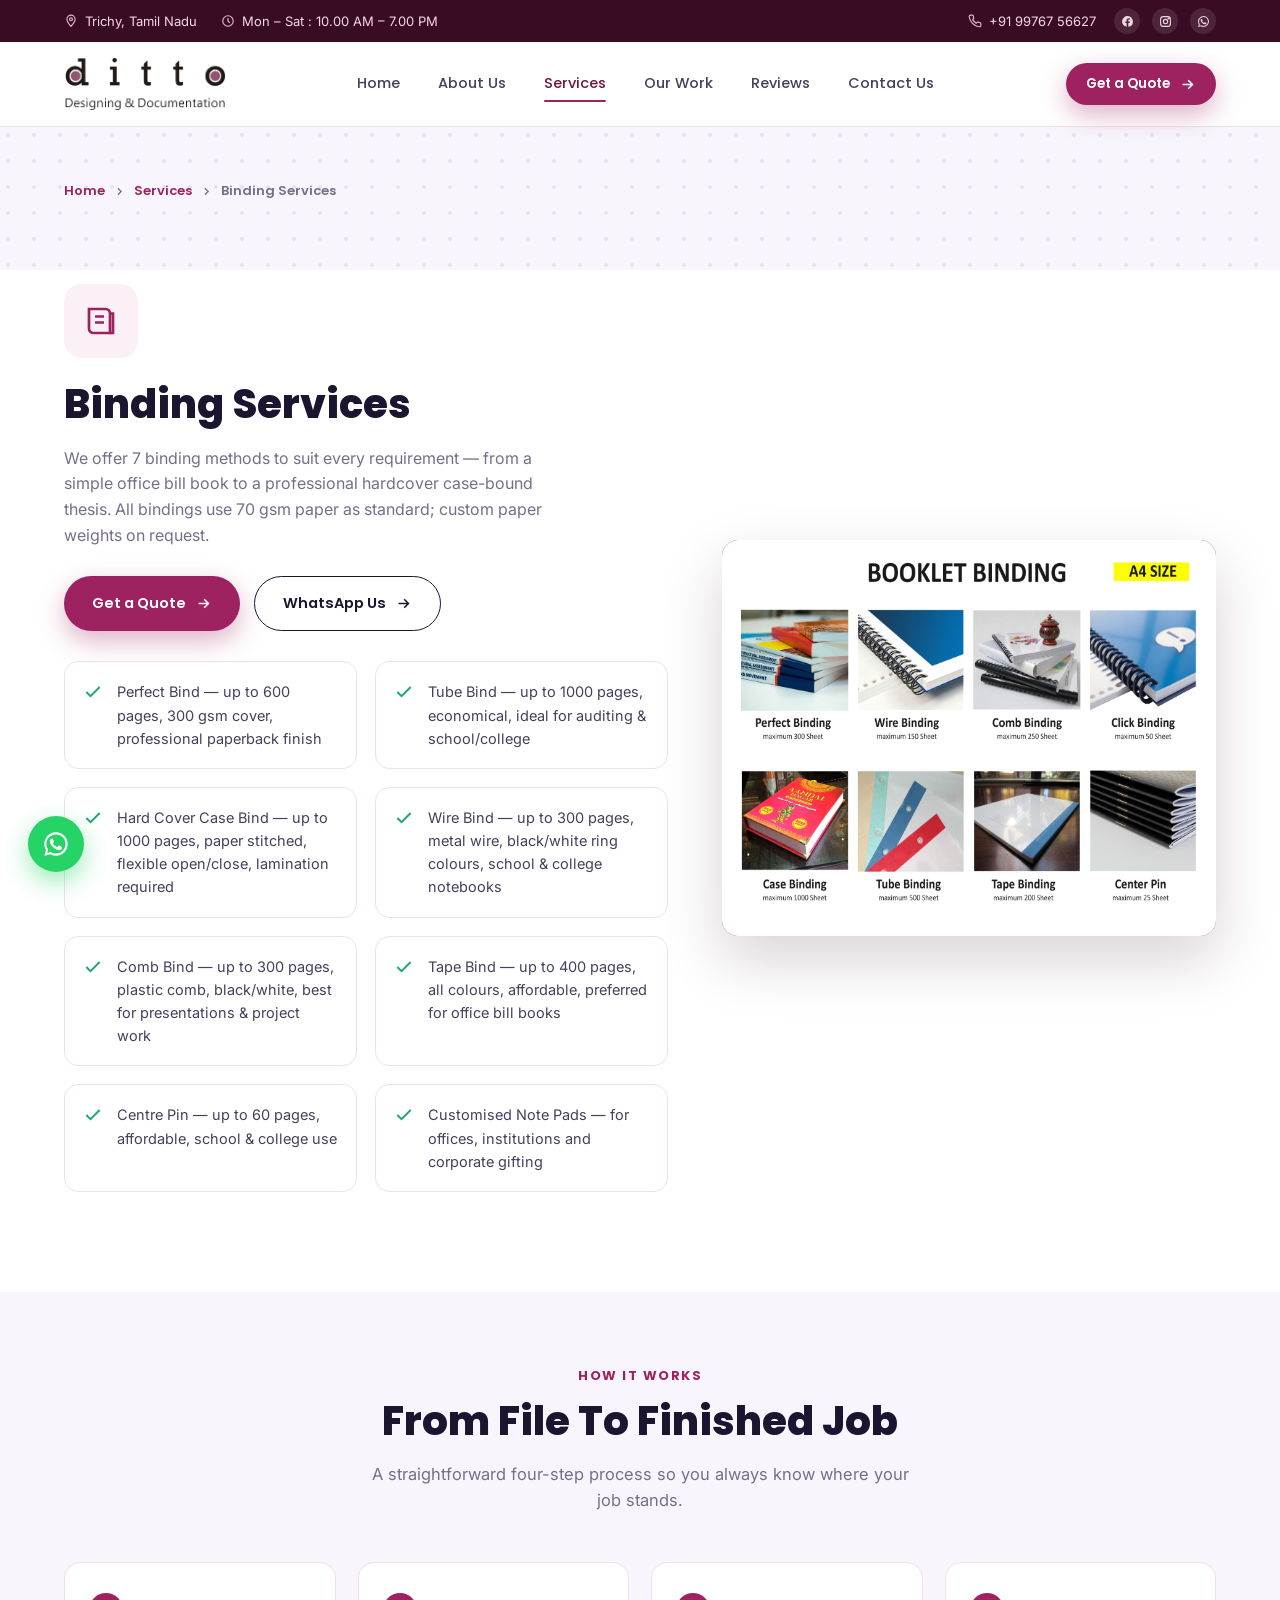
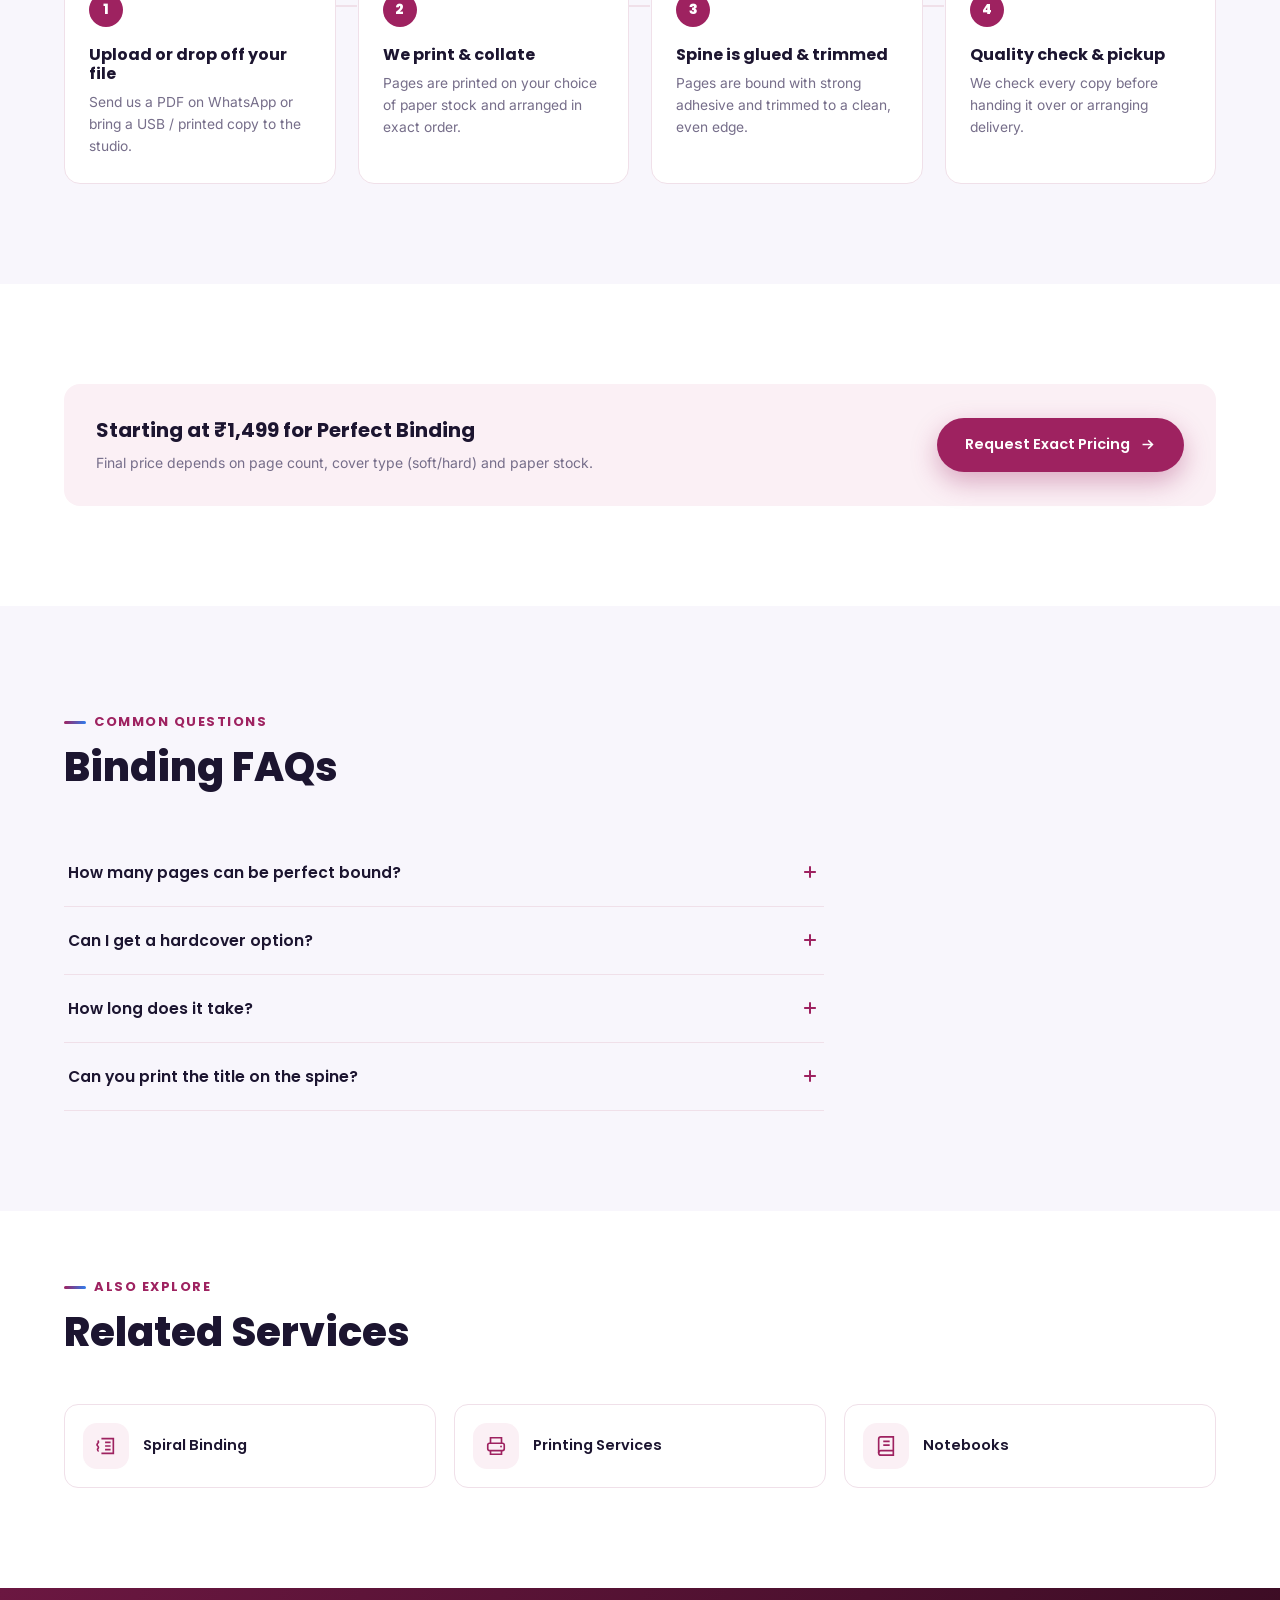
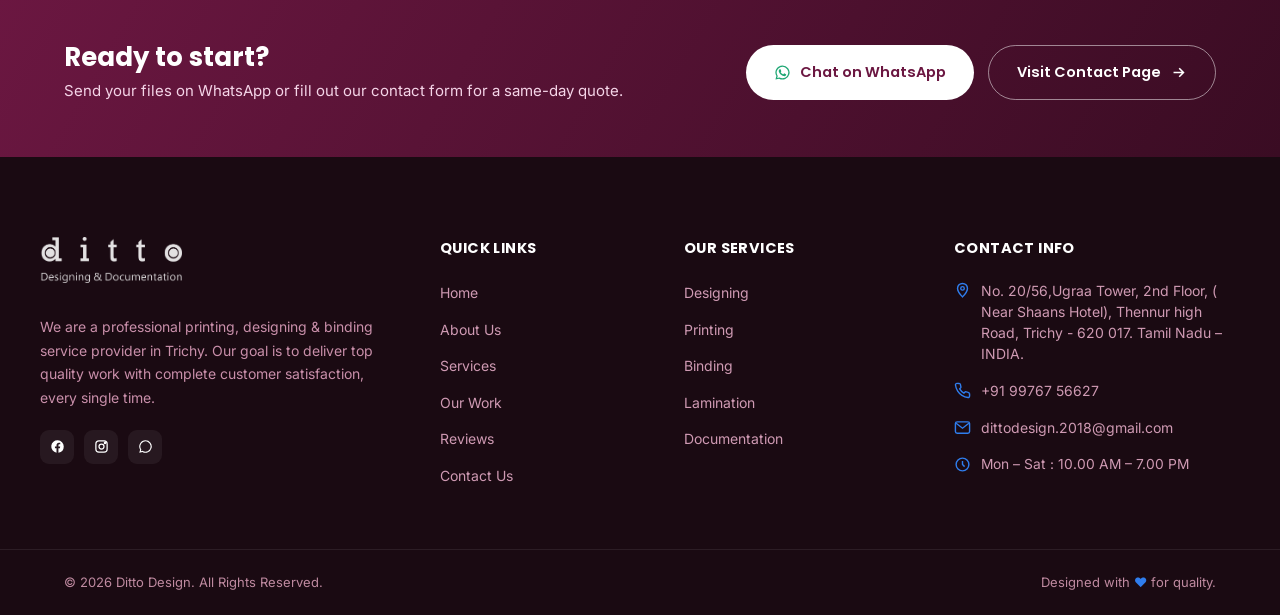
<file: services/perfect-binding.html>
<!DOCTYPE html>
<html lang="en">
<head>
<meta charset="UTF-8">
<meta name="viewport" content="width=device-width, initial-scale=1.0">
<title>Binding Services — Ditto Design | Trichy</title>
<meta name="description" content="Premium perfect binding for books, project reports, novels and portfolios in Trichy. Clean, glued spine finish with a professional, bookstore-ready look.">
<link rel="preconnect" href="https://fonts.googleapis.com">
<link rel="preconnect" href="https://fonts.gstatic.com" crossorigin>
<link href="https://fonts.googleapis.com/css2?family=Poppins:wght@500;600;700;800&family=Inter:wght@400;500;600;700&display=swap" rel="stylesheet">
<link rel="stylesheet" href="../style.css">
</head>
<body>

<!-- ============ TOPBAR ============ -->
<div class="topbar">
  <div class="container">
    <div class="topbar-left">
      <div class="topbar-item"><svg viewBox="0 0 24 24" fill="none" stroke="currentColor" stroke-width="2"><path d="M12 21s7-7.4 7-12a7 7 0 1 0-14 0c0 4.6 7 12 7 12Z"/><circle cx="12" cy="9" r="2.5"/></svg><span>Trichy, Tamil Nadu</span></div>
      <div class="topbar-item hide-mobile"><svg viewBox="0 0 24 24" fill="none" stroke="currentColor" stroke-width="2"><circle cx="12" cy="12" r="9"/><path d="M12 7v5l3 3"/></svg><span>Mon – Sat : 10.00 AM – 7.00 PM</span></div>
    </div>
    <div class="topbar-right">
      <a class="topbar-item" href="tel:+919976756627"><svg viewBox="0 0 24 24" fill="none" stroke="currentColor" stroke-width="2"><path d="M22 16.9v3a2 2 0 0 1-2.2 2 19.8 19.8 0 0 1-8.6-3.1 19.5 19.5 0 0 1-6-6A19.8 19.8 0 0 1 2.1 4.2 2 2 0 0 1 4.1 2h3a2 2 0 0 1 2 1.7c.1.9.3 1.8.6 2.7a2 2 0 0 1-.5 2.1L8 9.7a16 16 0 0 0 6 6l1.2-1.2a2 2 0 0 1 2.1-.5c.9.3 1.8.5 2.7.6a2 2 0 0 1 1.7 2.1Z"/></svg><span>+91 99767 56627</span></a>
      <div class="topbar-socials">
        <a href="https://www.facebook.com/profile.php?id=61575481477857" target="_blank" rel="noopener" aria-label="Facebook"><svg viewBox="0 0 24 24" fill="currentColor"><path d="M22 12a10 10 0 1 0-11.6 9.9v-7H7.9V12h2.5V9.8c0-2.5 1.5-3.9 3.8-3.9 1.1 0 2.2.2 2.2.2v2.4h-1.3c-1.2 0-1.6.8-1.6 1.6V12h2.8l-.4 2.9h-2.4v7A10 10 0 0 0 22 12Z"/></svg></a>
        <a href="https://www.instagram.com/dittodesign.2018?utm_source=ig_web_button_share_sheet&igsh=ZDNlZDc0MzIxNw==" target="_blank" rel="noopener" aria-label="Instagram"><svg viewBox="0 0 24 24" fill="none" stroke="currentColor" stroke-width="2"><rect x="3" y="3" width="18" height="18" rx="5"/><circle cx="12" cy="12" r="4"/><circle cx="17.5" cy="6.5" r="1"/></svg></a>
        <a href="https://wa.me/919976756627" target="_blank" rel="noopener" aria-label="WhatsApp"><svg viewBox="0 0 24 24" fill="currentColor"><path d="M12 2a10 10 0 0 0-8.6 15.1L2 22l5.1-1.3A10 10 0 1 0 12 2Zm0 18.2a8.2 8.2 0 0 1-4.2-1.1l-.3-.2-3 .8.8-2.9-.2-.3a8.2 8.2 0 1 1 6.9 3.7Zm4.5-6.1c-.2-.1-1.5-.7-1.7-.8-.2-.1-.4-.1-.6.1-.2.2-.7.8-.8 1-.2.2-.3.2-.5.1-.2-.1-1-.4-2-1.2-.7-.6-1.2-1.4-1.4-1.6-.1-.2 0-.4.1-.5l.4-.4c.1-.2.2-.3.2-.5.1-.2 0-.4 0-.5-.1-.1-.6-1.5-.8-2-.2-.5-.4-.4-.6-.4h-.5c-.2 0-.5.1-.7.3-.2.2-.9.9-.9 2.2s.9 2.6 1.1 2.8c.1.2 1.8 2.8 4.4 3.8.6.3 1.1.4 1.5.6.6.2 1.2.2 1.6.1.5-.1 1.5-.6 1.7-1.2.2-.6.2-1.1.1-1.2-.1-.1-.2-.2-.5-.3Z"/></svg></a>
      </div>
    </div>
  </div>
</div>

<!-- ============ HEADER ============ -->
<header class="site-header" id="siteHeader">
  <div class="container">
    <a href="../index.html" class="logo">
      <img src="../assets/logo.png" alt="Ditto Design — Designing &amp; Documentation" class="site-logo">
    </a>
    <nav class="main-nav" id="mainNav">
      <a href="../index.html" class="nav-link">Home</a>
      <a href="../index.html#about" class="nav-link">About Us</a>
      <a href="../index.html#services" class="nav-link active">Services</a>
      <a href="../work.html" class="nav-link">Our Work</a>
      <a href="../index.html#reviews" class="nav-link">Reviews</a>
      <a href="../contact.html" class="nav-link">Contact Us</a>
    </nav>
    <div class="header-actions">
      <a href="../contact.html" class="btn btn-primary desktop-only btn-sm">Get a Quote
        <svg viewBox="0 0 24 24" fill="none" stroke="currentColor" stroke-width="2.2"><path d="M5 12h14M13 6l6 6-6 6"/></svg>
      </a>
      <button class="nav-toggle" id="navToggle" aria-label="Toggle menu" aria-expanded="false">
        <svg viewBox="0 0 24 24" fill="none" stroke="currentColor" stroke-width="2"><path d="M4 7h16M4 12h16M4 17h16"/></svg>
      </button>
    </div>
  </div>
  <div class="nav-overlay" id="navOverlay"></div>
</header>

<!-- ============ PAGE HEADER ============ -->
<section class="page-header">
  <div class="container">
    <nav class="breadcrumbs">
      <a href="../index.html">Home</a>
      <svg viewBox="0 0 24 24" fill="none" stroke="currentColor" stroke-width="2.4"><path d="m9 18 6-6-6-6"/></svg>
      <a href="../index.html#services">Services</a>
      <svg viewBox="0 0 24 24" fill="none" stroke="currentColor" stroke-width="2.4"><path d="m9 18 6-6-6-6"/></svg>
      <span>Binding Services</span>
    </nav>
  </div>
</section>

<!-- ============ SERVICE HERO ============ -->
<section class="section" style="padding-top:14px;">
  <div class="container service-hero-grid">
    <div class="service-hero-copy reveal">
      <span class="service-hero-icon"><svg viewBox="0 0 24 24" fill="none" stroke="currentColor" stroke-width="1.8"><path d="M4 4h11a3 3 0 0 1 3 3v13H7a3 3 0 0 1-3-3V4Z"/><path d="M18 7h2v13h-2"/><path d="M8 9h6M8 13h6"/></svg></span>
      <h1 class="section-title" style="margin-bottom:0;">Binding Services</h1>
      <p>We offer 7 binding methods to suit every requirement — from a simple office bill book to a professional hardcover case-bound thesis. All bindings use 70 gsm paper as standard; custom paper weights on request.</p>
      <div class="service-hero-ctas">
        <a href="../contact.html" class="btn btn-primary">Get a Quote
          <svg viewBox="0 0 24 24" fill="none" stroke="currentColor" stroke-width="2.2"><path d="M5 12h14M13 6l6 6-6 6"/></svg>
        </a>
        <a href="https://wa.me/919976756627" target="_blank" rel="noopener" class="btn btn-outline">WhatsApp Us
          <svg viewBox="0 0 24 24" fill="none" stroke="currentColor" stroke-width="2.2"><path d="M5 12h14M13 6l6 6-6 6"/></svg>
        </a>
      </div>
      <div class="highlight-grid">
        <div class="highlight-item"><svg viewBox="0 0 24 24" fill="none" stroke="currentColor" stroke-width="2.4"><path d="m20 6-11 11-5-5"/></svg><span>Perfect Bind — up to 600 pages, 300 gsm cover, professional paperback finish</span></div>
        <div class="highlight-item"><svg viewBox="0 0 24 24" fill="none" stroke="currentColor" stroke-width="2.4"><path d="m20 6-11 11-5-5"/></svg><span>Tube Bind — up to 1000 pages, economical, ideal for auditing &amp; school/college</span></div>
        <div class="highlight-item"><svg viewBox="0 0 24 24" fill="none" stroke="currentColor" stroke-width="2.4"><path d="m20 6-11 11-5-5"/></svg><span>Hard Cover Case Bind — up to 1000 pages, paper stitched, flexible open/close, lamination required</span></div>
        <div class="highlight-item"><svg viewBox="0 0 24 24" fill="none" stroke="currentColor" stroke-width="2.4"><path d="m20 6-11 11-5-5"/></svg><span>Wire Bind — up to 300 pages, metal wire, black/white ring colours, school &amp; college notebooks</span></div>
        <div class="highlight-item"><svg viewBox="0 0 24 24" fill="none" stroke="currentColor" stroke-width="2.4"><path d="m20 6-11 11-5-5"/></svg><span>Comb Bind — up to 300 pages, plastic comb, black/white, best for presentations &amp; project work</span></div>
        <div class="highlight-item"><svg viewBox="0 0 24 24" fill="none" stroke="currentColor" stroke-width="2.4"><path d="m20 6-11 11-5-5"/></svg><span>Tape Bind — up to 400 pages, all colours, affordable, preferred for office bill books</span></div>
        <div class="highlight-item"><svg viewBox="0 0 24 24" fill="none" stroke="currentColor" stroke-width="2.4"><path d="m20 6-11 11-5-5"/></svg><span>Centre Pin — up to 60 pages, affordable, school &amp; college use</span></div>
        <div class="highlight-item"><svg viewBox="0 0 24 24" fill="none" stroke="currentColor" stroke-width="2.4"><path d="m20 6-11 11-5-5"/></svg><span>Customised Note Pads — for offices, institutions and corporate gifting</span></div>
      </div>
    </div>
    <div class="service-hero-visual reveal">
      <div class="service-photo-frame" id="servicePhoto">
        <img src="../assets/services/spiral-binding.jpg" alt="Click-bound document sample, one of Ditto Design's binding styles" loading="lazy" onerror="this.closest('.service-photo-frame').classList.add('img-missing')">
      </div>
    </div>
  </div>
</section>

<!-- ============ PROCESS ============ -->
<section class="section" style="background:var(--bg-soft);padding-top:70px;">
  <div class="container">
    <div class="section-head center reveal">
      <span class="eyebrow">How It Works</span>
      <h2 class="section-title">From File To Finished Job</h2>
      <p class="section-sub">A straightforward four-step process so you always know where your job stands.</p>
    </div>
    <div class="process-grid reveal-stagger">
      <div class="process-item">
        <span class="process-num">1</span>
        <h4>Upload or drop off your file</h4>
        <p>Send us a PDF on WhatsApp or bring a USB / printed copy to the studio.</p>
        <span class="process-connector"></span>
      </div>
      <div class="process-item">
        <span class="process-num">2</span>
        <h4>We print & collate</h4>
        <p>Pages are printed on your choice of paper stock and arranged in exact order.</p>
        <span class="process-connector"></span>
      </div>
      <div class="process-item">
        <span class="process-num">3</span>
        <h4>Spine is glued & trimmed</h4>
        <p>Pages are bound with strong adhesive and trimmed to a clean, even edge.</p>
        <span class="process-connector"></span>
      </div>
      <div class="process-item">
        <span class="process-num">4</span>
        <h4>Quality check & pickup</h4>
        <p>We check every copy before handing it over or arranging delivery.</p>
        
      </div>
    </div>
  </div>
</section>

<!-- ============ PRICING NOTE ============ -->
<section class="section">
  <div class="container">
    <div class="price-callout reveal">
      <div class="price-callout-text">
        <strong>Starting at ₹1,499 for Perfect Binding</strong>
        <span>Final price depends on page count, cover type (soft/hard) and paper stock.</span>
      </div>
      <a href="../contact.html" class="btn btn-primary">Request Exact Pricing
        <svg viewBox="0 0 24 24" fill="none" stroke="currentColor" stroke-width="2.2"><path d="M5 12h14M13 6l6 6-6 6"/></svg>
      </a>
    </div>
  </div>
</section>

<!-- ============ FAQ ============ -->
<section class="section" style="background:var(--bg-soft);">
  <div class="container">
    <div class="section-head reveal">
      <span class="eyebrow">Common Questions</span>
      <h2 class="section-title">Binding FAQs</h2>
    </div>
    <div class="faq-list reveal">
      <div class="faq-item">
        <button class="faq-q">How many pages can be perfect bound?
          <svg viewBox="0 0 24 24" fill="none" stroke="currentColor" stroke-width="2.4"><path d="M12 5v14M5 12h14"/></svg>
        </button>
        <div class="faq-a"><p>We comfortably bind anywhere from 40 to over 600 pages. For very thick documents we'll recommend the right paper weight so the spine holds well.</p></div>
      </div>
      <div class="faq-item">
        <button class="faq-q">Can I get a hardcover option?
          <svg viewBox="0 0 24 24" fill="none" stroke="currentColor" stroke-width="2.4"><path d="M12 5v14M5 12h14"/></svg>
        </button>
        <div class="faq-a"><p>Yes — hardcover perfect binding is available for project reports, theses and company profiles that need extra durability.</p></div>
      </div>
      <div class="faq-item">
        <button class="faq-q">How long does it take?
          <svg viewBox="0 0 24 24" fill="none" stroke="currentColor" stroke-width="2.4"><path d="M12 5v14M5 12h14"/></svg>
        </button>
        <div class="faq-a"><p>Most perfect binding jobs are ready in 2–3 days. Rush same-day or next-day options are available for an additional charge — ask us when you share your files.</p></div>
      </div>
      <div class="faq-item">
        <button class="faq-q">Can you print the title on the spine?
          <svg viewBox="0 0 24 24" fill="none" stroke="currentColor" stroke-width="2.4"><path d="M12 5v14M5 12h14"/></svg>
        </button>
        <div class="faq-a"><p>Yes, spine printing is available for thicker books on request — just mention it when you place your order.</p></div>
      </div>
    </div>
  </div>
</section>

<!-- ============ RELATED SERVICES ============ -->
<section class="section" style="padding-top:60px;">
  <div class="container">
    <div class="section-head reveal">
      <span class="eyebrow">Also Explore</span>
      <h2 class="section-title">Related Services</h2>
    </div>
    <div class="related-services reveal-stagger">
      <a href="spiral-binding.html" class="related-card">
        <span class="service-icon"><svg viewBox="0 0 24 24" fill="none" stroke="currentColor" stroke-width="1.8"><path d="M7 4h13v16H7"/><path d="M3 6c1 1 1 2 0 3s-1 2 0 3 1 2 0 3 1 2 0 3"/><path d="M11 8h6M11 12h6M11 16h6"/></svg></span>
        <span>Spiral Binding</span>
      </a>
      <a href="printing-services.html" class="related-card">
        <span class="service-icon"><svg viewBox="0 0 24 24" fill="none" stroke="currentColor" stroke-width="1.8"><path d="M6 9V3h12v6"/><rect x="3" y="9" width="18" height="8" rx="2"/><path d="M6 17v4h12v-4"/><circle cx="17.5" cy="12.5" r="1" fill="currentColor" stroke="none"/></svg></span>
        <span>Printing Services</span>
      </a>
      <a href="notebooks.html" class="related-card">
        <span class="service-icon"><svg viewBox="0 0 24 24" fill="none" stroke="currentColor" stroke-width="1.8"><path d="M4 19.5A2.5 2.5 0 0 1 6.5 17H20"/><path d="M6.5 2H20v20H6.5A2.5 2.5 0 0 1 4 19.5v-15A2.5 2.5 0 0 1 6.5 2Z"/><path d="M9 7h7M9 11h7"/></svg></span>
        <span>Notebooks</span>
      </a>
    </div>
  </div>
</section>

<!-- ============ CTA STRIP ============ -->
<section class="cta-strip">
  <div class="container cta-strip-inner">
    <div>
      <h2>Ready to start?</h2>
      <p>Send your files on WhatsApp or fill out our contact form for a same-day quote.</p>
    </div>
    <div class="cta-strip-actions">
      <a href="https://wa.me/919976756627" target="_blank" rel="noopener" class="btn btn-light">
        <svg viewBox="0 0 24 24" fill="currentColor" style="color:#1FA774"><path d="M12 2a10 10 0 0 0-8.6 15.1L2 22l5.1-1.3A10 10 0 1 0 12 2Zm0 18.2a8.2 8.2 0 0 1-4.2-1.1l-.3-.2-3 .8.8-2.9-.2-.3a8.2 8.2 0 1 1 6.9 3.7Zm4.5-6.1c-.2-.1-1.5-.7-1.7-.8-.2-.1-.4-.1-.6.1-.2.2-.7.8-.8 1-.2.2-.3.2-.5.1-.2-.1-1-.4-2-1.2-.7-.6-1.2-1.4-1.4-1.6-.1-.2 0-.4.1-.5l.4-.4c.1-.2.2-.3.2-.5.1-.2 0-.4 0-.5-.1-.1-.6-1.5-.8-2-.2-.5-.4-.4-.6-.4h-.5c-.2 0-.5.1-.7.3-.2.2-.9.9-.9 2.2s.9 2.6 1.1 2.8c.1.2 1.8 2.8 4.4 3.8.6.3 1.1.4 1.5.6.6.2 1.2.2 1.6.1.5-.1 1.5-.6 1.7-1.2.2-.6.2-1.1.1-1.2-.1-.1-.2-.2-.5-.3Z"/></svg>
        Chat on WhatsApp
      </a>
      <a href="../contact.html" class="btn btn-outline" style="border-color:rgba(255,255,255,.5);color:#fff;">Visit Contact Page
        <svg viewBox="0 0 24 24" fill="none" stroke="currentColor" stroke-width="2.2"><path d="M5 12h14M13 6l6 6-6 6"/></svg>
      </a>
    </div>
  </div>
</section>

<!-- ============ FOOTER ============ -->
<footer class="site-footer" id="footer">
  <div class="footer-top container">
    <div class="footer-grid footer-grid-compact">
      <div class="footer-about">
        <div class="footer-logo">
          <img src="../assets/logo.png" alt="Ditto Design" class="footer-site-logo">
        </div>
        <p>We are a professional printing, designing &amp; binding service provider in Trichy. Our goal is to deliver top quality work with complete customer satisfaction, every single time.</p>
        <div class="footer-socials">
          <a href="https://www.facebook.com/profile.php?id=61575481477857" target="_blank" rel="noopener" aria-label="Facebook"><svg viewBox="0 0 24 24" fill="currentColor"><path d="M22 12a10 10 0 1 0-11.6 9.9v-7H7.9V12h2.5V9.8c0-2.5 1.5-3.9 3.8-3.9 1.1 0 2.2.2 2.2.2v2.4h-1.3c-1.2 0-1.6.8-1.6 1.6V12h2.8l-.4 2.9h-2.4v7A10 10 0 0 0 22 12Z"/></svg></a>
          <a href="https://www.instagram.com/dittodesign.2018?utm_source=ig_web_button_share_sheet&igsh=ZDNlZDc0MzIxNw==" target="_blank" rel="noopener" aria-label="Instagram"><svg viewBox="0 0 24 24" fill="none" stroke="currentColor" stroke-width="2"><rect x="3" y="3" width="18" height="18" rx="5"/><circle cx="12" cy="12" r="4"/><circle cx="17.5" cy="6.5" r="1"/></svg></a>
          <a href="https://wa.me/919976756627" target="_blank" rel="noopener" aria-label="WhatsApp"><svg viewBox="0 0 24 24" fill="currentColor"><path d="M12 2a10 10 0 0 0-8.6 15.1L2 22l5.1-1.3A10 10 0 1 0 12 2Zm0 18.2a8.2 8.2 0 0 1-4.2-1.1l-.3-.2-3 .8.8-2.9-.2-.3a8.2 8.2 0 1 1 6.9 3.7Z"/></svg></a>
        </div>
      </div>
      <div class="footer-col">
        <h5>Quick Links</h5>
        <ul>
          <li><a href="../index.html">Home</a></li>
          <li><a href="../index.html#about">About Us</a></li>
          <li><a href="../index.html#services">Services</a></li>
          <li><a href="../work.html">Our Work</a></li>
          <li><a href="../index.html#reviews">Reviews</a></li>
          <li><a href="../contact.html">Contact Us</a></li>
        </ul>
      </div>
      <div class="footer-col">
        <h5>Our Services</h5>
        <ul>
          <li><a href="designing.html">Designing</a></li>
          <li><a href="printing-services.html">Printing</a></li>
          <li><a href="perfect-binding.html">Binding</a></li>
          <li><a href="designing.html">Lamination</a></li>
          <li><a href="printing-services.html">Documentation</a></li>
        </ul>
      </div>
      <div class="footer-col">
        <h5>Contact Info</h5>
        <ul class="footer-contact">
          <li><a href="https://maps.app.goo.gl/Ze2u36rK3M3DH5kH7" target="_blank"><svg viewBox="0 0 24 24" fill="none" stroke="currentColor" stroke-width="2"><path d="M12 21s7-7.4 7-12a7 7 0 1 0-14 0c0 4.6 7 12 7 12Z"/><circle cx="12" cy="9" r="2.5"/></svg><span>No. 20/56,Ugraa  Tower,  2nd  Floor,  ( Near  Shaans  Hotel),  Thennur  high  Road,  Trichy  -  620  017. Tamil Nadu – INDIA.</span></a></li>
          <li><a href="tel:+919976756627"><svg viewBox="0 0 24 24" fill="none" stroke="currentColor" stroke-width="2"><path d="M22 16.9v3a2 2 0 0 1-2.2 2 19.8 19.8 0 0 1-8.6-3.1 19.5 19.5 0 0 1-6-6A19.8 19.8 0 0 1 2.1 4.2 2 2 0 0 1 4.1 2h3a2 2 0 0 1 2 1.7c.1.9.3 1.8.6 2.7a2 2 0 0 1-.5 2.1L8 9.7a16 16 0 0 0 6 6l1.2-1.2a2 2 0 0 1 2.1-.5c.9.3 1.8.5 2.7.6a2 2 0 0 1 1.7 2.1Z"/></svg><span>+91 99767 56627</span></a></li>
          <li><a href="mailto:dittodesign.2018@gmail.com"><svg viewBox="0 0 24 24" fill="none" stroke="currentColor" stroke-width="2"><rect x="2" y="4" width="20" height="16" rx="2.5"/><path d="m3 6 9 7 9-7"/></svg><span>dittodesign.2018@gmail.com</span></a></li>
          <li><svg viewBox="0 0 24 24" fill="none" stroke="currentColor" stroke-width="2"><circle cx="12" cy="12" r="9"/><path d="M12 7v5l3 3"/></svg><span>Mon – Sat : 10.00 AM – 7.00 PM</span></li>
        </ul>
      </div>
    </div>
  </div>
  <div class="footer-bottom">
    <div class="container">
      <p>&copy; <span id="year"></span> Ditto Design. All Rights Reserved.</p>
      <p>Designed with <span class="heart">&hearts;</span> for quality.</p>
    </div>
  </div>
</footer>

<a class="whatsapp-float" href="https://wa.me/919976756627" target="_blank" rel="noopener" aria-label="Chat on WhatsApp">
  <svg viewBox="0 0 24 24" fill="currentColor"><path d="M12 2a10 10 0 0 0-8.6 15.1L2 22l5.1-1.3A10 10 0 1 0 12 2Zm0 18.2a8.2 8.2 0 0 1-4.2-1.1l-.3-.2-3 .8.8-2.9-.2-.3a8.2 8.2 0 1 1 6.9 3.7Zm4.5-6.1c-.2-.1-1.5-.7-1.7-.8-.2-.1-.4-.1-.6.1-.2.2-.7.8-.8 1-.2.2-.3.2-.5.1-.2-.1-1-.4-2-1.2-.7-.6-1.2-1.4-1.4-1.6-.1-.2 0-.4.1-.5l.4-.4c.1-.2.2-.3.2-.5.1-.2 0-.4 0-.5-.1-.1-.6-1.5-.8-2-.2-.5-.4-.4-.6-.4h-.5c-.2 0-.5.1-.7.3-.2.2-.9.9-.9 2.2s.9 2.6 1.1 2.8c.1.2 1.8 2.8 4.4 3.8.6.3 1.1.4 1.5.6.6.2 1.2.2 1.6.1.5-.1 1.5-.6 1.7-1.2.2-.6.2-1.1.1-1.2-.1-.1-.2-.2-.5-.3Z"/></svg>
</a>

<button class="back-to-top" id="backToTop" aria-label="Back to top">
  <svg viewBox="0 0 24 24" fill="none" stroke="currentColor" stroke-width="2.4"><path d="M12 19V5M5 12l7-7 7 7"/></svg>
</button>

<script src="../main.js"></script>
</body>
</html>
</file>
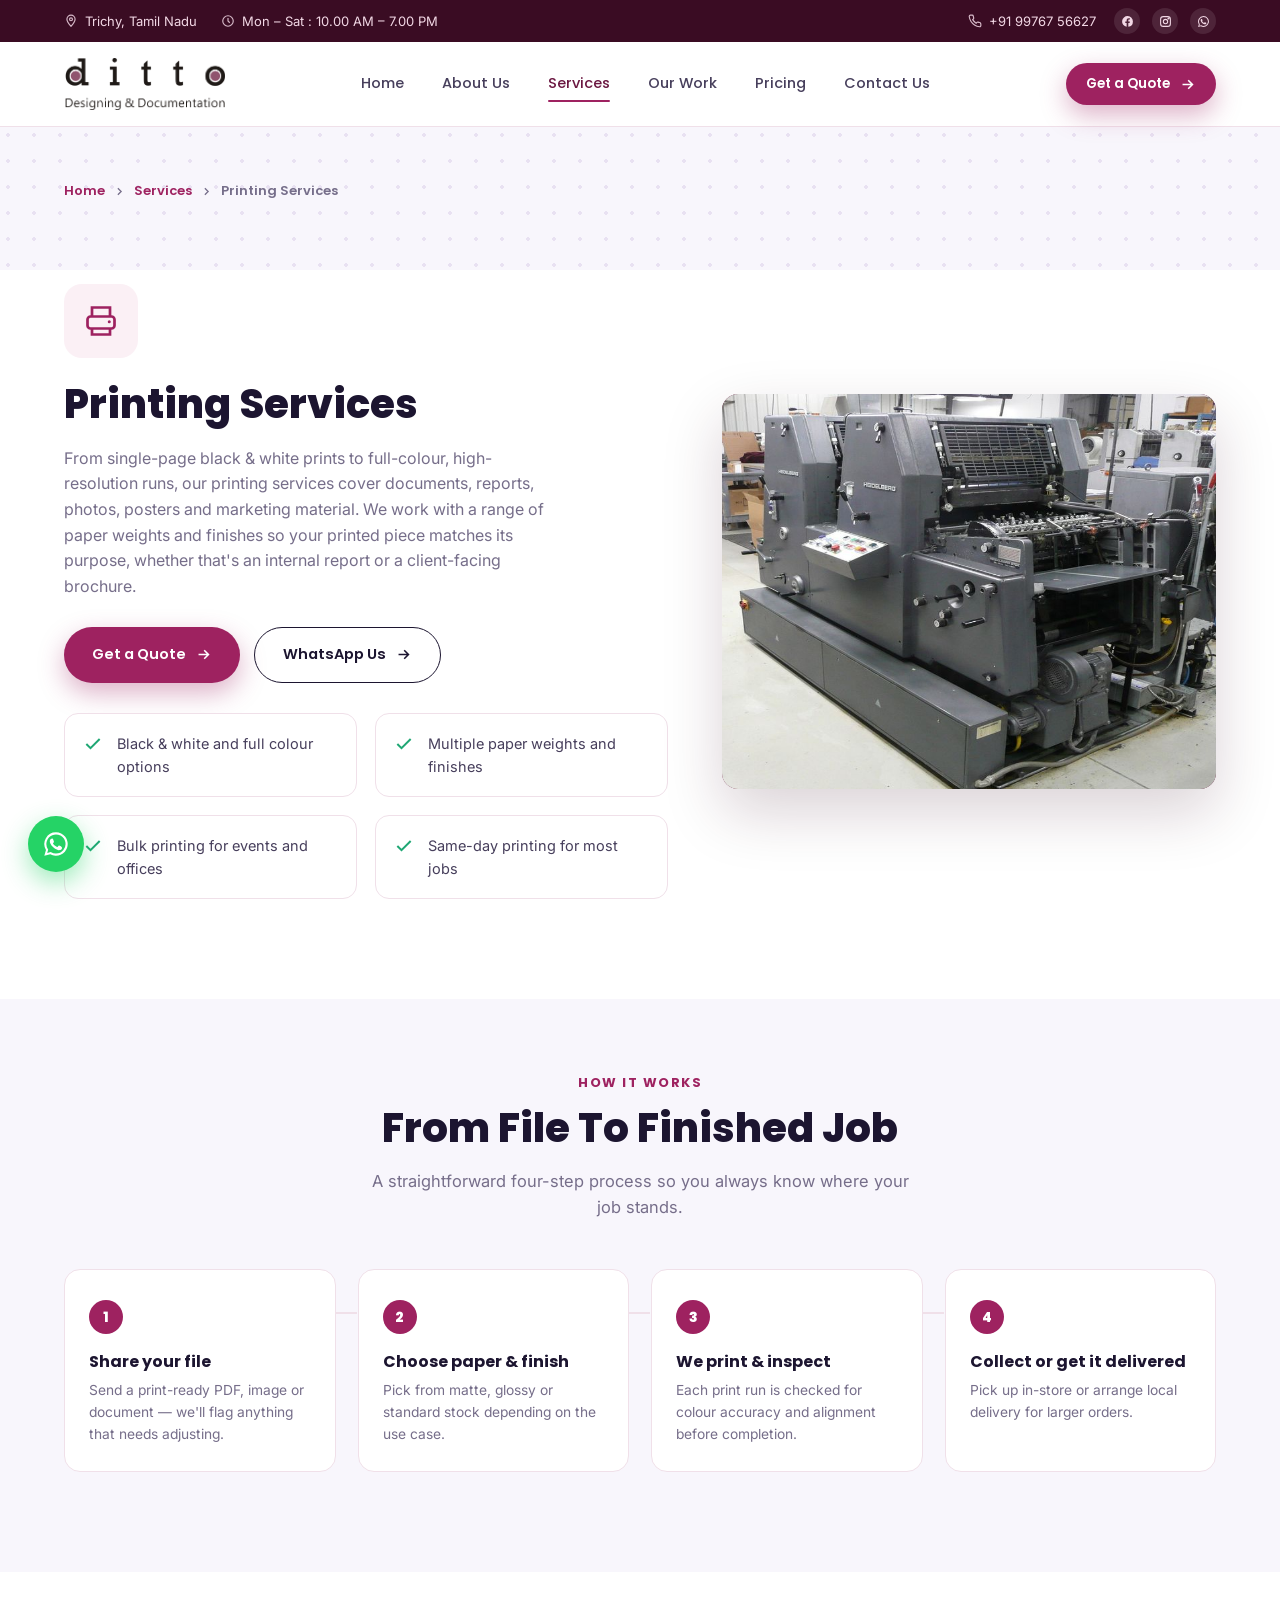
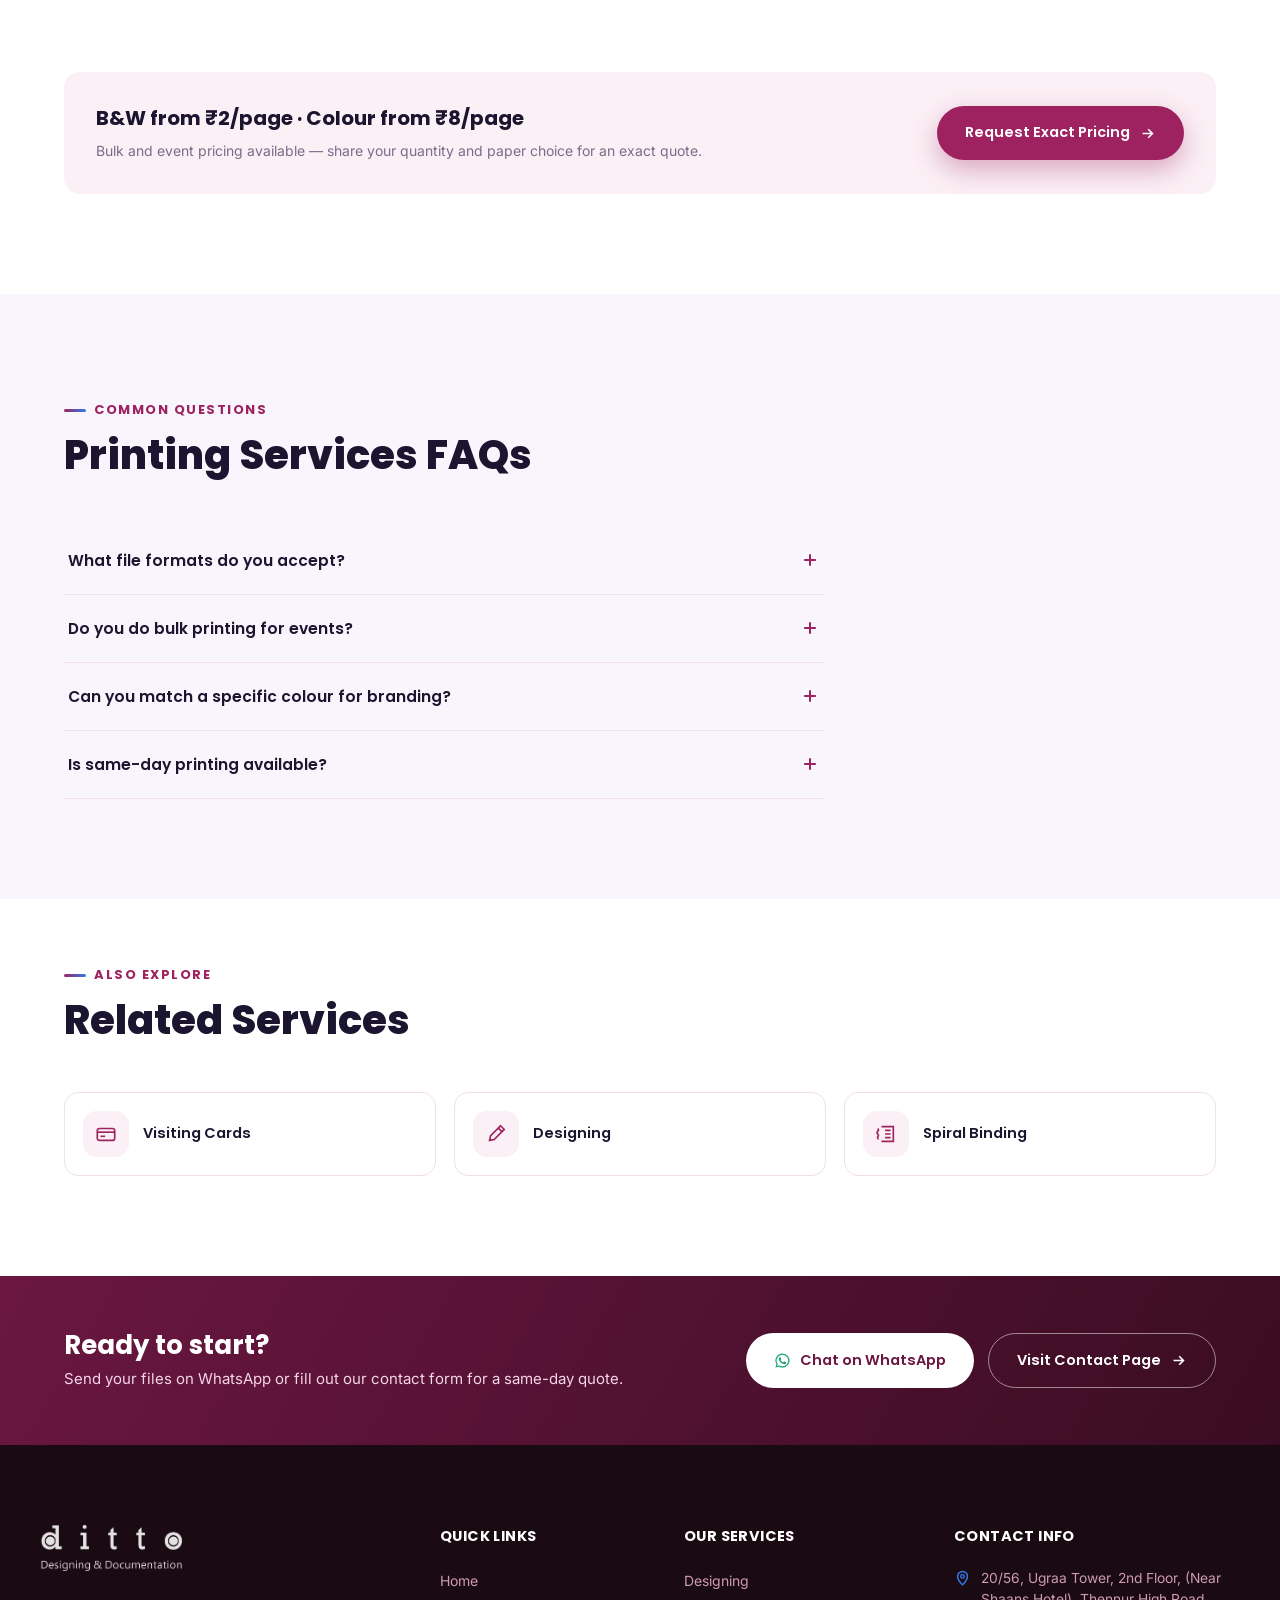
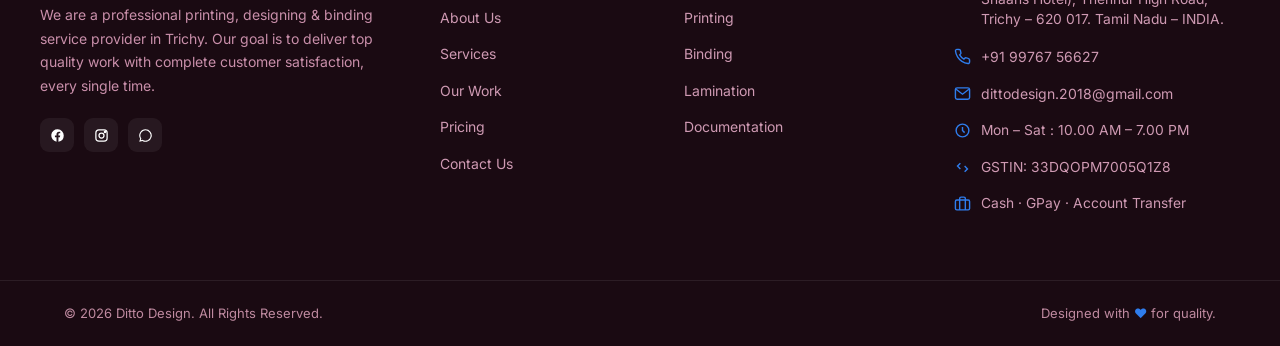
<file: services/printing-services.html>
<!DOCTYPE html>
<html lang="en">
<head>
<meta charset="UTF-8">
<meta name="viewport" content="width=device-width, initial-scale=1.0">
<title>Printing Services — Ditto Design | Print | Design | Bind</title>
<meta name="description" content="High quality black & white and full colour printing in Trichy for documents, reports, photos and marketing material.">
<link rel="preconnect" href="https://fonts.googleapis.com">
<link rel="preconnect" href="https://fonts.gstatic.com" crossorigin>
<link href="https://fonts.googleapis.com/css2?family=Poppins:wght@500;600;700;800&family=Inter:wght@400;500;600;700&display=swap" rel="stylesheet">
<link rel="stylesheet" href="../style.css">
</head>
<body>

<!-- ============ TOPBAR ============ -->
<div class="topbar">
  <div class="container">
    <div class="topbar-left">
      <div class="topbar-item"><svg viewBox="0 0 24 24" fill="none" stroke="currentColor" stroke-width="2"><path d="M12 21s7-7.4 7-12a7 7 0 1 0-14 0c0 4.6 7 12 7 12Z"/><circle cx="12" cy="9" r="2.5"/></svg><span>Trichy, Tamil Nadu</span></div>
      <div class="topbar-item hide-mobile"><svg viewBox="0 0 24 24" fill="none" stroke="currentColor" stroke-width="2"><circle cx="12" cy="12" r="9"/><path d="M12 7v5l3 3"/></svg><span>Mon – Sat : 10.00 AM – 7.00 PM</span></div>
    </div>
    <div class="topbar-right">
      <a class="topbar-item" href="tel:+919976756627"><svg viewBox="0 0 24 24" fill="none" stroke="currentColor" stroke-width="2"><path d="M22 16.9v3a2 2 0 0 1-2.2 2 19.8 19.8 0 0 1-8.6-3.1 19.5 19.5 0 0 1-6-6A19.8 19.8 0 0 1 2.1 4.2 2 2 0 0 1 4.1 2h3a2 2 0 0 1 2 1.7c.1.9.3 1.8.6 2.7a2 2 0 0 1-.5 2.1L8 9.7a16 16 0 0 0 6 6l1.2-1.2a2 2 0 0 1 2.1-.5c.9.3 1.8.5 2.7.6a2 2 0 0 1 1.7 2.1Z"/></svg><span>+91 99767 56627</span></a>
      <div class="topbar-socials">
        <a href="https://www.facebook.com/profile.php?id=61575481477857" target="_blank" rel="noopener" aria-label="Facebook"><svg viewBox="0 0 24 24" fill="currentColor"><path d="M22 12a10 10 0 1 0-11.6 9.9v-7H7.9V12h2.5V9.8c0-2.5 1.5-3.9 3.8-3.9 1.1 0 2.2.2 2.2.2v2.4h-1.3c-1.2 0-1.6.8-1.6 1.6V12h2.8l-.4 2.9h-2.4v7A10 10 0 0 0 22 12Z"/></svg></a>
        <a href="https://www.instagram.com/dittodesign.2018?utm_source=ig_web_button_share_sheet&igsh=ZDNlZDc0MzIxNw==" target="_blank" rel="noopener" aria-label="Instagram"><svg viewBox="0 0 24 24" fill="none" stroke="currentColor" stroke-width="2"><rect x="3" y="3" width="18" height="18" rx="5"/><circle cx="12" cy="12" r="4"/><circle cx="17.5" cy="6.5" r="1"/></svg></a>
        <a href="https://wa.me/919976756627" target="_blank" rel="noopener" aria-label="WhatsApp"><svg viewBox="0 0 24 24" fill="currentColor"><path d="M12 2a10 10 0 0 0-8.6 15.1L2 22l5.1-1.3A10 10 0 1 0 12 2Zm0 18.2a8.2 8.2 0 0 1-4.2-1.1l-.3-.2-3 .8.8-2.9-.2-.3a8.2 8.2 0 1 1 6.9 3.7Zm4.5-6.1c-.2-.1-1.5-.7-1.7-.8-.2-.1-.4-.1-.6.1-.2.2-.7.8-.8 1-.2.2-.3.2-.5.1-.2-.1-1-.4-2-1.2-.7-.6-1.2-1.4-1.4-1.6-.1-.2 0-.4.1-.5l.4-.4c.1-.2.2-.3.2-.5.1-.2 0-.4 0-.5-.1-.1-.6-1.5-.8-2-.2-.5-.4-.4-.6-.4h-.5c-.2 0-.5.1-.7.3-.2.2-.9.9-.9 2.2s.9 2.6 1.1 2.8c.1.2 1.8 2.8 4.4 3.8.6.3 1.1.4 1.5.6.6.2 1.2.2 1.6.1.5-.1 1.5-.6 1.7-1.2.2-.6.2-1.1.1-1.2-.1-.1-.2-.2-.5-.3Z"/></svg></a>
      </div>
    </div>
  </div>
</div>

<!-- ============ HEADER ============ -->
<header class="site-header" id="siteHeader">
  <div class="container">
    <a href="../index.html" class="logo">
      <img src="../assets/logo.png" alt="Ditto Design — Designing &amp; Documentation" class="site-logo">
    </a>
    <nav class="main-nav" id="mainNav">
      <a href="../index.html" class="nav-link">Home</a>
      <a href="../index.html#about" class="nav-link">About Us</a>
      <a href="../index.html#services" class="nav-link active">Services</a>
      <a href="../work.html" class="nav-link">Our Work</a>
      <a href="../index.html#pricing" class="nav-link">Pricing</a>
      <a href="../contact.html" class="nav-link">Contact Us</a>
    </nav>
    <div class="header-actions">
      <a href="../contact.html" class="btn btn-primary desktop-only btn-sm">Get a Quote
        <svg viewBox="0 0 24 24" fill="none" stroke="currentColor" stroke-width="2.2"><path d="M5 12h14M13 6l6 6-6 6"/></svg>
      </a>
      <button class="nav-toggle" id="navToggle" aria-label="Toggle menu" aria-expanded="false">
        <svg viewBox="0 0 24 24" fill="none" stroke="currentColor" stroke-width="2"><path d="M4 7h16M4 12h16M4 17h16"/></svg>
      </button>
    </div>
  </div>
  <div class="nav-overlay" id="navOverlay"></div>
</header>

<!-- ============ PAGE HEADER ============ -->
<section class="page-header">
  <div class="container">
    <nav class="breadcrumbs">
      <a href="../index.html">Home</a>
      <svg viewBox="0 0 24 24" fill="none" stroke="currentColor" stroke-width="2.4"><path d="m9 18 6-6-6-6"/></svg>
      <a href="../index.html#services">Services</a>
      <svg viewBox="0 0 24 24" fill="none" stroke="currentColor" stroke-width="2.4"><path d="m9 18 6-6-6-6"/></svg>
      <span>Printing Services</span>
    </nav>
  </div>
</section>

<!-- ============ SERVICE HERO ============ -->
<section class="section" style="padding-top:14px;">
  <div class="container service-hero-grid">
    <div class="service-hero-copy reveal">
      <span class="service-hero-icon"><svg viewBox="0 0 24 24" fill="none" stroke="currentColor" stroke-width="1.8"><path d="M6 9V3h12v6"/><rect x="3" y="9" width="18" height="8" rx="2"/><path d="M6 17v4h12v-4"/><circle cx="17.5" cy="12.5" r="1" fill="currentColor" stroke="none"/></svg></span>
      <h1 class="section-title" style="margin-bottom:0;">Printing Services</h1>
      <p>From single-page black & white prints to full-colour, high-resolution runs, our printing services cover documents, reports, photos, posters and marketing material. We work with a range of paper weights and finishes so your printed piece matches its purpose, whether that's an internal report or a client-facing brochure.</p>
      <div class="service-hero-ctas">
        <a href="../contact.html" class="btn btn-primary">Get a Quote
          <svg viewBox="0 0 24 24" fill="none" stroke="currentColor" stroke-width="2.2"><path d="M5 12h14M13 6l6 6-6 6"/></svg>
        </a>
        <a href="https://wa.me/919976756627" target="_blank" rel="noopener" class="btn btn-outline">WhatsApp Us
          <svg viewBox="0 0 24 24" fill="none" stroke="currentColor" stroke-width="2.2"><path d="M5 12h14M13 6l6 6-6 6"/></svg>
        </a>
      </div>
      <div class="highlight-grid">
        <div class="highlight-item"><svg viewBox="0 0 24 24" fill="none" stroke="currentColor" stroke-width="2.4"><path d="m20 6-11 11-5-5"/></svg><span>Black & white and full colour options</span></div>
        <div class="highlight-item"><svg viewBox="0 0 24 24" fill="none" stroke="currentColor" stroke-width="2.4"><path d="m20 6-11 11-5-5"/></svg><span>Multiple paper weights and finishes</span></div>
        <div class="highlight-item"><svg viewBox="0 0 24 24" fill="none" stroke="currentColor" stroke-width="2.4"><path d="m20 6-11 11-5-5"/></svg><span>Bulk printing for events and offices</span></div>
        <div class="highlight-item"><svg viewBox="0 0 24 24" fill="none" stroke="currentColor" stroke-width="2.4"><path d="m20 6-11 11-5-5"/></svg><span>Same-day printing for most jobs</span></div>
      </div>
    </div>
    <div class="service-hero-visual reveal">
      <div class="service-photo-frame" id="servicePhoto">
        <img src="../assets/services/printing_m.jpg" alt="Printer producing colour printed pages" loading="lazy" onerror="this.closest('.service-photo-frame').classList.add('img-missing')">
      </div>
    </div>
  </div>
</section>

<!-- ============ PROCESS ============ -->
<section class="section" style="background:var(--bg-soft);padding-top:70px;">
  <div class="container">
    <div class="section-head center reveal">
      <span class="eyebrow">How It Works</span>
      <h2 class="section-title">From File To Finished Job</h2>
      <p class="section-sub">A straightforward four-step process so you always know where your job stands.</p>
    </div>
    <div class="process-grid reveal-stagger">
      <div class="process-item">
        <span class="process-num">1</span>
        <h4>Share your file</h4>
        <p>Send a print-ready PDF, image or document — we'll flag anything that needs adjusting.</p>
        <span class="process-connector"></span>
      </div>
      <div class="process-item">
        <span class="process-num">2</span>
        <h4>Choose paper & finish</h4>
        <p>Pick from matte, glossy or standard stock depending on the use case.</p>
        <span class="process-connector"></span>
      </div>
      <div class="process-item">
        <span class="process-num">3</span>
        <h4>We print & inspect</h4>
        <p>Each print run is checked for colour accuracy and alignment before completion.</p>
        <span class="process-connector"></span>
      </div>
      <div class="process-item">
        <span class="process-num">4</span>
        <h4>Collect or get it delivered</h4>
        <p>Pick up in-store or arrange local delivery for larger orders.</p>
        
      </div>
    </div>
  </div>
</section>

<!-- ============ PRICING NOTE ============ -->
<section class="section">
  <div class="container">
    <div class="price-callout reveal">
      <div class="price-callout-text">
        <strong>B&W from ₹2/page · Colour from ₹8/page</strong>
        <span>Bulk and event pricing available — share your quantity and paper choice for an exact quote.</span>
      </div>
      <a href="../contact.html" class="btn btn-primary">Request Exact Pricing
        <svg viewBox="0 0 24 24" fill="none" stroke="currentColor" stroke-width="2.2"><path d="M5 12h14M13 6l6 6-6 6"/></svg>
      </a>
    </div>
  </div>
</section>

<!-- ============ FAQ ============ -->
<section class="section" style="background:var(--bg-soft);">
  <div class="container">
    <div class="section-head reveal">
      <span class="eyebrow">Common Questions</span>
      <h2 class="section-title">Printing Services FAQs</h2>
    </div>
    <div class="faq-list reveal">
      <div class="faq-item">
        <button class="faq-q">What file formats do you accept?
          <svg viewBox="0 0 24 24" fill="none" stroke="currentColor" stroke-width="2.4"><path d="M12 5v14M5 12h14"/></svg>
        </button>
        <div class="faq-a"><p>PDF works best for print accuracy. We also accept Word, JPEG, PNG and PowerPoint files.</p></div>
      </div>
      <div class="faq-item">
        <button class="faq-q">Do you do bulk printing for events?
          <svg viewBox="0 0 24 24" fill="none" stroke="currentColor" stroke-width="2.4"><path d="M12 5v14M5 12h14"/></svg>
        </button>
        <div class="faq-a"><p>Yes, we handle bulk runs for invitations, flyers, posters and handouts — ask about our event pricing.</p></div>
      </div>
      <div class="faq-item">
        <button class="faq-q">Can you match a specific colour for branding?
          <svg viewBox="0 0 24 24" fill="none" stroke="currentColor" stroke-width="2.4"><path d="M12 5v14M5 12h14"/></svg>
        </button>
        <div class="faq-a"><p>We do our best to match brand colours closely; for exact colour matching, share your brand guide or a printed reference sample.</p></div>
      </div>
      <div class="faq-item">
        <button class="faq-q">Is same-day printing available?
          <svg viewBox="0 0 24 24" fill="none" stroke="currentColor" stroke-width="2.4"><path d="M12 5v14M5 12h14"/></svg>
        </button>
        <div class="faq-a"><p>Most standard jobs can be completed same-day if dropped off before 4 PM, subject to current workload.</p></div>
      </div>
    </div>
  </div>
</section>

<!-- ============ RELATED SERVICES ============ -->
<section class="section" style="padding-top:60px;">
  <div class="container">
    <div class="section-head reveal">
      <span class="eyebrow">Also Explore</span>
      <h2 class="section-title">Related Services</h2>
    </div>
    <div class="related-services reveal-stagger">
      <a href="visiting-cards.html" class="related-card">
        <span class="service-icon"><svg viewBox="0 0 24 24" fill="none" stroke="currentColor" stroke-width="1.8"><rect x="2.5" y="6" width="19" height="13" rx="2.5"/><path d="M2.5 10h19"/><path d="M6 14.5h5"/></svg></span>
        <span>Visiting Cards</span>
      </a>
      <a href="designing.html" class="related-card">
        <span class="service-icon"><svg viewBox="0 0 24 24" fill="none" stroke="currentColor" stroke-width="1.8"><path d="m17 3 4 4-11 11-5 1 1-5Z"/><path d="m14.5 5.5 4 4"/></svg></span>
        <span>Designing</span>
      </a>
      <a href="spiral-binding.html" class="related-card">
        <span class="service-icon"><svg viewBox="0 0 24 24" fill="none" stroke="currentColor" stroke-width="1.8"><path d="M7 4h13v16H7"/><path d="M3 6c1 1 1 2 0 3s-1 2 0 3 1 2 0 3 1 2 0 3"/><path d="M11 8h6M11 12h6M11 16h6"/></svg></span>
        <span>Spiral Binding</span>
      </a>
    </div>
  </div>
</section>

<!-- ============ CTA STRIP ============ -->
<section class="cta-strip">
  <div class="container cta-strip-inner">
    <div>
      <h2>Ready to start?</h2>
      <p>Send your files on WhatsApp or fill out our contact form for a same-day quote.</p>
    </div>
    <div class="cta-strip-actions">
      <a href="https://wa.me/919976756627" target="_blank" rel="noopener" class="btn btn-light">
        <svg viewBox="0 0 24 24" fill="currentColor" style="color:#1FA774"><path d="M12 2a10 10 0 0 0-8.6 15.1L2 22l5.1-1.3A10 10 0 1 0 12 2Zm0 18.2a8.2 8.2 0 0 1-4.2-1.1l-.3-.2-3 .8.8-2.9-.2-.3a8.2 8.2 0 1 1 6.9 3.7Zm4.5-6.1c-.2-.1-1.5-.7-1.7-.8-.2-.1-.4-.1-.6.1-.2.2-.7.8-.8 1-.2.2-.3.2-.5.1-.2-.1-1-.4-2-1.2-.7-.6-1.2-1.4-1.4-1.6-.1-.2 0-.4.1-.5l.4-.4c.1-.2.2-.3.2-.5.1-.2 0-.4 0-.5-.1-.1-.6-1.5-.8-2-.2-.5-.4-.4-.6-.4h-.5c-.2 0-.5.1-.7.3-.2.2-.9.9-.9 2.2s.9 2.6 1.1 2.8c.1.2 1.8 2.8 4.4 3.8.6.3 1.1.4 1.5.6.6.2 1.2.2 1.6.1.5-.1 1.5-.6 1.7-1.2.2-.6.2-1.1.1-1.2-.1-.1-.2-.2-.5-.3Z"/></svg>
        Chat on WhatsApp
      </a>
      <a href="../contact.html" class="btn btn-outline" style="border-color:rgba(255,255,255,.5);color:#fff;">Visit Contact Page
        <svg viewBox="0 0 24 24" fill="none" stroke="currentColor" stroke-width="2.2"><path d="M5 12h14M13 6l6 6-6 6"/></svg>
      </a>
    </div>
  </div>
</section>

<!-- ============ FOOTER ============ -->
<footer class="site-footer" id="footer">
  <div class="footer-top container">
    <div class="footer-grid footer-grid-compact">
      <div class="footer-about">
        <div class="footer-logo">
          <img src="../assets/logo.png" alt="Ditto Design" class="footer-site-logo">
        </div>
        <p>We are a professional printing, designing &amp; binding service provider in Trichy. Our goal is to deliver top quality work with complete customer satisfaction, every single time.</p>
        <div class="footer-socials">
          <a href="https://www.facebook.com/profile.php?id=61575481477857" target="_blank" rel="noopener" aria-label="Facebook"><svg viewBox="0 0 24 24" fill="currentColor"><path d="M22 12a10 10 0 1 0-11.6 9.9v-7H7.9V12h2.5V9.8c0-2.5 1.5-3.9 3.8-3.9 1.1 0 2.2.2 2.2.2v2.4h-1.3c-1.2 0-1.6.8-1.6 1.6V12h2.8l-.4 2.9h-2.4v7A10 10 0 0 0 22 12Z"/></svg></a>
          <a href="https://www.instagram.com/dittodesign.2018?utm_source=ig_web_button_share_sheet&igsh=ZDNlZDc0MzIxNw==" target="_blank" rel="noopener" aria-label="Instagram"><svg viewBox="0 0 24 24" fill="none" stroke="currentColor" stroke-width="2"><rect x="3" y="3" width="18" height="18" rx="5"/><circle cx="12" cy="12" r="4"/><circle cx="17.5" cy="6.5" r="1"/></svg></a>
          <a href="https://wa.me/919976756627" target="_blank" rel="noopener" aria-label="WhatsApp"><svg viewBox="0 0 24 24" fill="currentColor"><path d="M12 2a10 10 0 0 0-8.6 15.1L2 22l5.1-1.3A10 10 0 1 0 12 2Zm0 18.2a8.2 8.2 0 0 1-4.2-1.1l-.3-.2-3 .8.8-2.9-.2-.3a8.2 8.2 0 1 1 6.9 3.7Z"/></svg></a>
        </div>
      </div>
      <div class="footer-col">
        <h5>Quick Links</h5>
        <ul>
          <li><a href="../index.html">Home</a></li>
          <li><a href="../index.html#about">About Us</a></li>
          <li><a href="../index.html#services">Services</a></li>
          <li><a href="../work.html">Our Work</a></li>
          <li><a href="../index.html#pricing">Pricing</a></li>
          <li><a href="../contact.html">Contact Us</a></li>
        </ul>
      </div>
      <div class="footer-col">
        <h5>Our Services</h5>
        <ul>
          <li><a href="designing.html">Designing</a></li>
          <li><a href="printing-services.html">Printing</a></li>
          <li><a href="perfect-binding.html">Binding</a></li>
          <li><a href="designing.html">Lamination</a></li>
          <li><a href="printing-services.html">Documentation</a></li>
        </ul>
      </div>
      <div class="footer-col">
        <h5>Contact Info</h5>
        <ul class="footer-contact">
          <li><svg viewBox="0 0 24 24" fill="none" stroke="currentColor" stroke-width="2"><path d="M12 21s7-7.4 7-12a7 7 0 1 0-14 0c0 4.6 7 12 7 12Z"/><circle cx="12" cy="9" r="2.5"/></svg><span>20/56, Ugraa Tower, 2nd Floor, (Near Shaans Hotel), Thennur High Road, Trichy – 620 017. Tamil Nadu – INDIA.</span></li>
          <li><a href="tel:+919976756627"><svg viewBox="0 0 24 24" fill="none" stroke="currentColor" stroke-width="2"><path d="M22 16.9v3a2 2 0 0 1-2.2 2 19.8 19.8 0 0 1-8.6-3.1 19.5 19.5 0 0 1-6-6A19.8 19.8 0 0 1 2.1 4.2 2 2 0 0 1 4.1 2h3a2 2 0 0 1 2 1.7c.1.9.3 1.8.6 2.7a2 2 0 0 1-.5 2.1L8 9.7a16 16 0 0 0 6 6l1.2-1.2a2 2 0 0 1 2.1-.5c.9.3 1.8.5 2.7.6a2 2 0 0 1 1.7 2.1Z"/></svg><span>+91 99767 56627</span></a></li>
          <li><a href="mailto:dittodesign.2018@gmail.com"><svg viewBox="0 0 24 24" fill="none" stroke="currentColor" stroke-width="2"><rect x="2" y="4" width="20" height="16" rx="2.5"/><path d="m3 6 9 7 9-7"/></svg><span>dittodesign.2018@gmail.com</span></a></li>
          <li><svg viewBox="0 0 24 24" fill="none" stroke="currentColor" stroke-width="2"><circle cx="12" cy="12" r="9"/><path d="M12 7v5l3 3"/></svg><span>Mon – Sat : 10.00 AM – 7.00 PM</span></li>
          <li><svg viewBox="0 0 24 24" fill="none" stroke="currentColor" stroke-width="2"><path d="M9 14l-4-4 4-4M15 10l4 4-4 4"/></svg><span>GSTIN: 33DQOPM7005Q1Z8</span></li>
          <li><svg viewBox="0 0 24 24" fill="none" stroke="currentColor" stroke-width="2"><rect x="2" y="7" width="20" height="14" rx="2"/><path d="M16 21V5a2 2 0 0 0-2-2h-4a2 2 0 0 0-2 2v16"/></svg><span>Cash · GPay · Account Transfer</span></li>
        </ul>
      </div>
    </div>
  </div>
  <div class="footer-bottom">
    <div class="container">
      <p>&copy; <span id="year"></span> Ditto Design. All Rights Reserved.</p>
      <p>Designed with <span class="heart">&hearts;</span> for quality.</p>
    </div>
  </div>
</footer>

<a class="whatsapp-float" href="https://wa.me/919976756627" target="_blank" rel="noopener" aria-label="Chat on WhatsApp">
  <svg viewBox="0 0 24 24" fill="currentColor"><path d="M12 2a10 10 0 0 0-8.6 15.1L2 22l5.1-1.3A10 10 0 1 0 12 2Zm0 18.2a8.2 8.2 0 0 1-4.2-1.1l-.3-.2-3 .8.8-2.9-.2-.3a8.2 8.2 0 1 1 6.9 3.7Zm4.5-6.1c-.2-.1-1.5-.7-1.7-.8-.2-.1-.4-.1-.6.1-.2.2-.7.8-.8 1-.2.2-.3.2-.5.1-.2-.1-1-.4-2-1.2-.7-.6-1.2-1.4-1.4-1.6-.1-.2 0-.4.1-.5l.4-.4c.1-.2.2-.3.2-.5.1-.2 0-.4 0-.5-.1-.1-.6-1.5-.8-2-.2-.5-.4-.4-.6-.4h-.5c-.2 0-.5.1-.7.3-.2.2-.9.9-.9 2.2s.9 2.6 1.1 2.8c.1.2 1.8 2.8 4.4 3.8.6.3 1.1.4 1.5.6.6.2 1.2.2 1.6.1.5-.1 1.5-.6 1.7-1.2.2-.6.2-1.1.1-1.2-.1-.1-.2-.2-.5-.3Z"/></svg>
</a>

<button class="back-to-top" id="backToTop" aria-label="Back to top">
  <svg viewBox="0 0 24 24" fill="none" stroke="currentColor" stroke-width="2.4"><path d="M12 19V5M5 12l7-7 7 7"/></svg>
</button>

<script src="../main.js"></script>
</body>
</html>
</file>
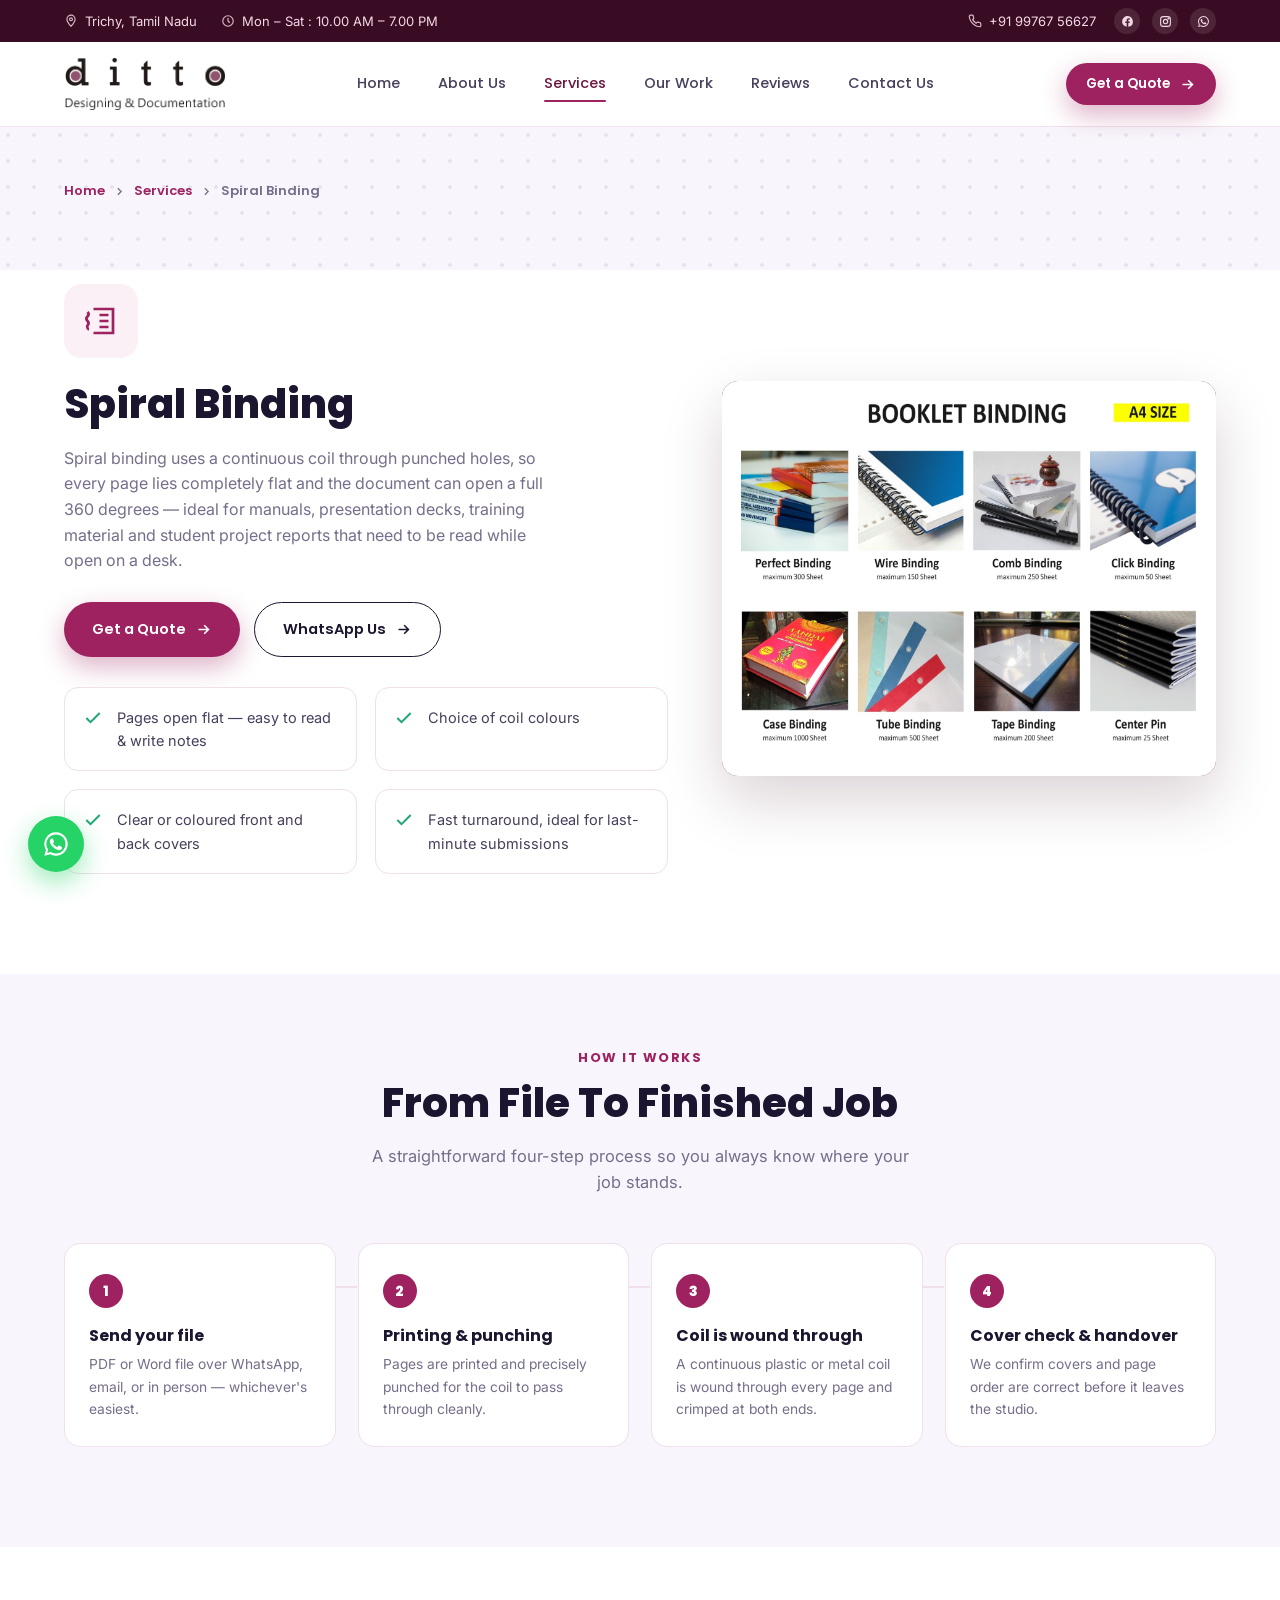
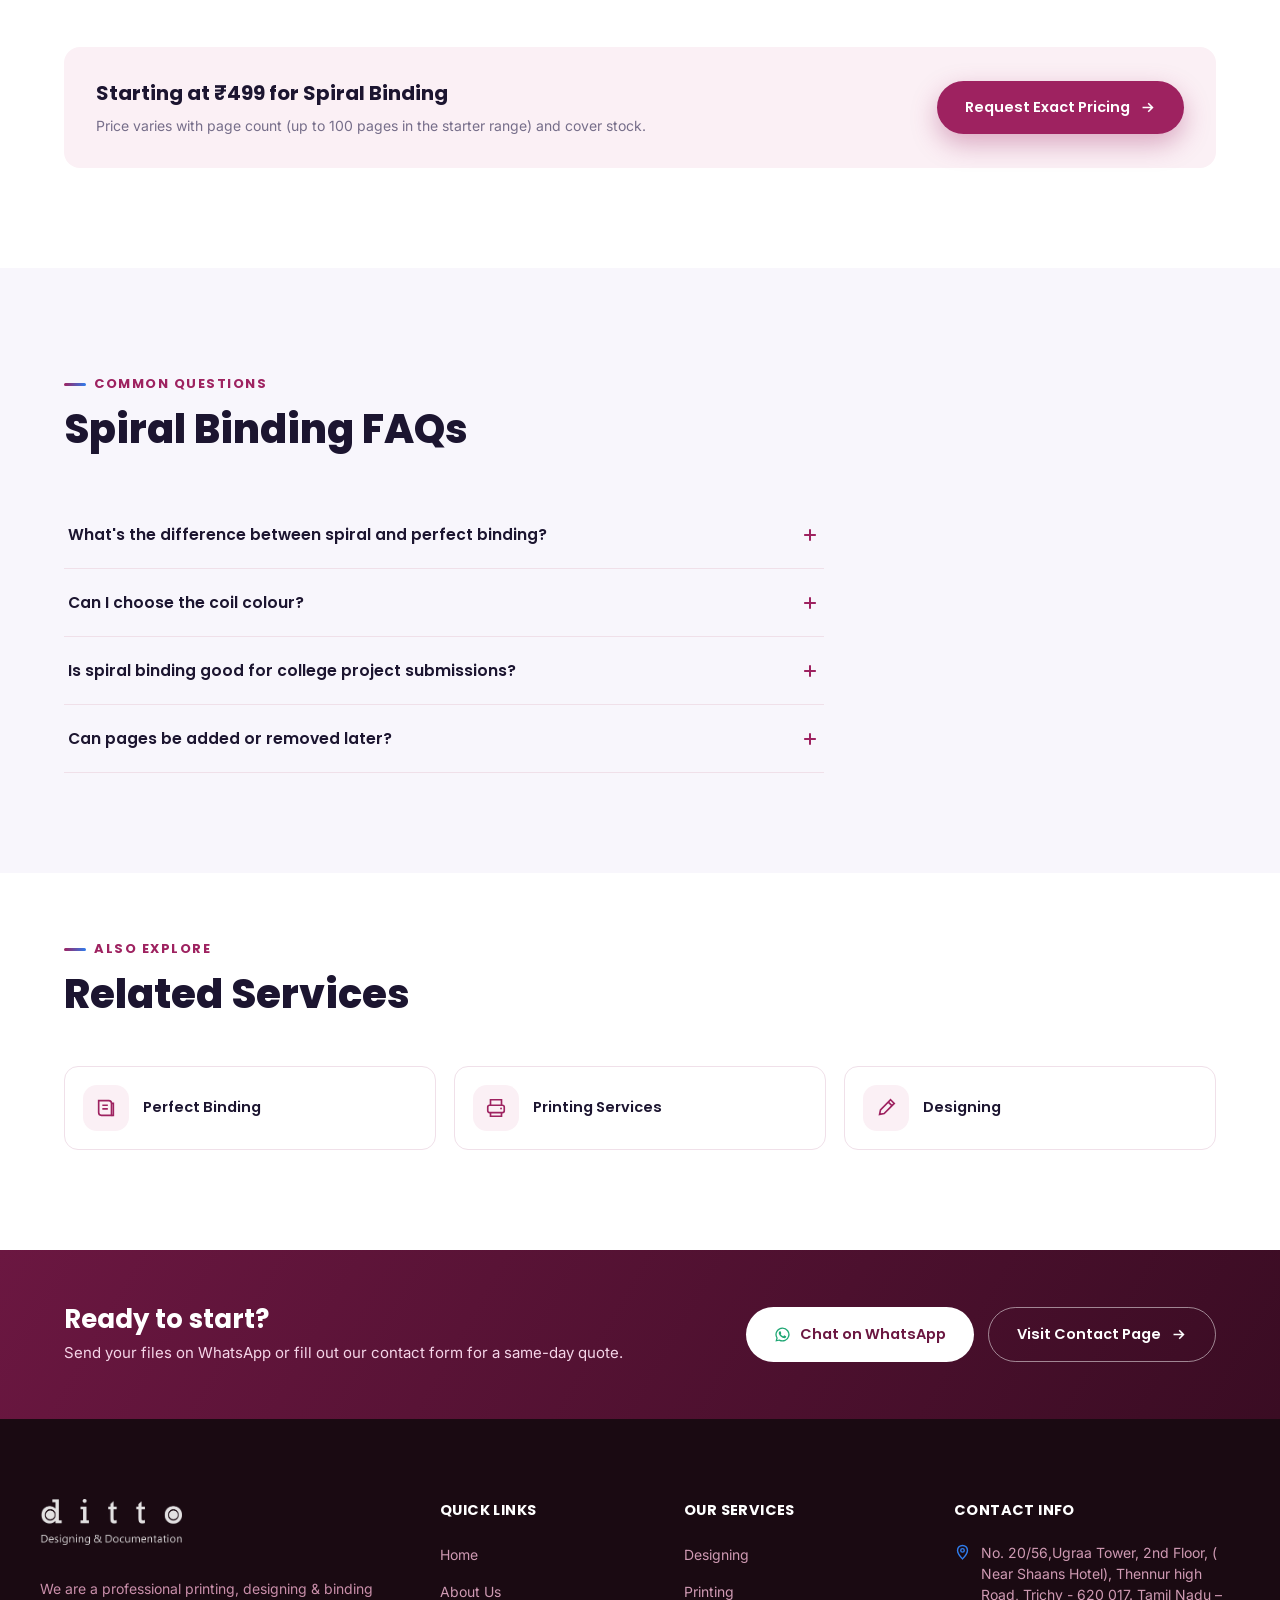
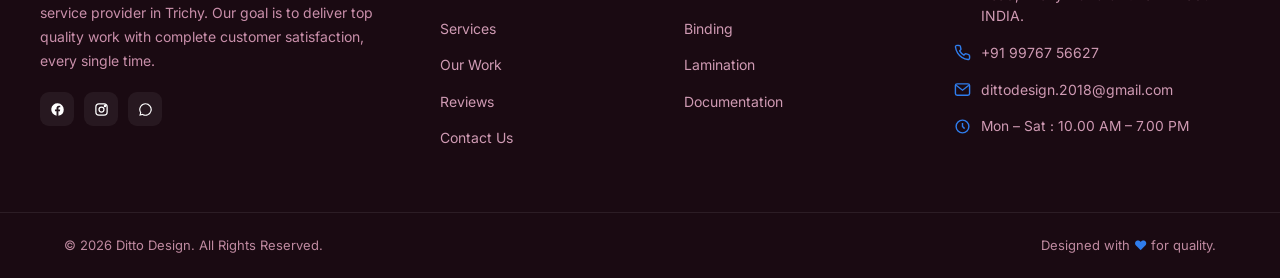
<file: services/spiral-binding.html>
<!DOCTYPE html>
<html lang="en">
<head>
<meta charset="UTF-8">
<meta name="viewport" content="width=device-width, initial-scale=1.0">
<title>Spiral Binding — Ditto Design | Print | Design | Bind</title>
<meta name="description" content="Durable spiral binding for project reports, manuals and presentations in Trichy. Pages lie flat and open a full 360 degrees.">
<link rel="preconnect" href="https://fonts.googleapis.com">
<link rel="preconnect" href="https://fonts.gstatic.com" crossorigin>
<link href="https://fonts.googleapis.com/css2?family=Poppins:wght@500;600;700;800&family=Inter:wght@400;500;600;700&display=swap" rel="stylesheet">
<link rel="stylesheet" href="../style.css">
</head>
<body>

<!-- ============ TOPBAR ============ -->
<div class="topbar">
  <div class="container">
    <div class="topbar-left">
      <div class="topbar-item"><svg viewBox="0 0 24 24" fill="none" stroke="currentColor" stroke-width="2"><path d="M12 21s7-7.4 7-12a7 7 0 1 0-14 0c0 4.6 7 12 7 12Z"/><circle cx="12" cy="9" r="2.5"/></svg><span>Trichy, Tamil Nadu</span></div>
      <div class="topbar-item hide-mobile"><svg viewBox="0 0 24 24" fill="none" stroke="currentColor" stroke-width="2"><circle cx="12" cy="12" r="9"/><path d="M12 7v5l3 3"/></svg><span>Mon – Sat : 10.00 AM – 7.00 PM</span></div>
    </div>
    <div class="topbar-right">
      <a class="topbar-item" href="tel:+919976756627"><svg viewBox="0 0 24 24" fill="none" stroke="currentColor" stroke-width="2"><path d="M22 16.9v3a2 2 0 0 1-2.2 2 19.8 19.8 0 0 1-8.6-3.1 19.5 19.5 0 0 1-6-6A19.8 19.8 0 0 1 2.1 4.2 2 2 0 0 1 4.1 2h3a2 2 0 0 1 2 1.7c.1.9.3 1.8.6 2.7a2 2 0 0 1-.5 2.1L8 9.7a16 16 0 0 0 6 6l1.2-1.2a2 2 0 0 1 2.1-.5c.9.3 1.8.5 2.7.6a2 2 0 0 1 1.7 2.1Z"/></svg><span>+91 99767 56627</span></a>
      <div class="topbar-socials">
        <a href="https://www.facebook.com/profile.php?id=61575481477857" target="_blank" rel="noopener" aria-label="Facebook"><svg viewBox="0 0 24 24" fill="currentColor"><path d="M22 12a10 10 0 1 0-11.6 9.9v-7H7.9V12h2.5V9.8c0-2.5 1.5-3.9 3.8-3.9 1.1 0 2.2.2 2.2.2v2.4h-1.3c-1.2 0-1.6.8-1.6 1.6V12h2.8l-.4 2.9h-2.4v7A10 10 0 0 0 22 12Z"/></svg></a>
        <a href="https://www.instagram.com/dittodesign.2018?utm_source=ig_web_button_share_sheet&igsh=ZDNlZDc0MzIxNw==" target="_blank" rel="noopener" aria-label="Instagram"><svg viewBox="0 0 24 24" fill="none" stroke="currentColor" stroke-width="2"><rect x="3" y="3" width="18" height="18" rx="5"/><circle cx="12" cy="12" r="4"/><circle cx="17.5" cy="6.5" r="1"/></svg></a>
        <a href="https://wa.me/919976756627" target="_blank" rel="noopener" aria-label="WhatsApp"><svg viewBox="0 0 24 24" fill="currentColor"><path d="M12 2a10 10 0 0 0-8.6 15.1L2 22l5.1-1.3A10 10 0 1 0 12 2Zm0 18.2a8.2 8.2 0 0 1-4.2-1.1l-.3-.2-3 .8.8-2.9-.2-.3a8.2 8.2 0 1 1 6.9 3.7Zm4.5-6.1c-.2-.1-1.5-.7-1.7-.8-.2-.1-.4-.1-.6.1-.2.2-.7.8-.8 1-.2.2-.3.2-.5.1-.2-.1-1-.4-2-1.2-.7-.6-1.2-1.4-1.4-1.6-.1-.2 0-.4.1-.5l.4-.4c.1-.2.2-.3.2-.5.1-.2 0-.4 0-.5-.1-.1-.6-1.5-.8-2-.2-.5-.4-.4-.6-.4h-.5c-.2 0-.5.1-.7.3-.2.2-.9.9-.9 2.2s.9 2.6 1.1 2.8c.1.2 1.8 2.8 4.4 3.8.6.3 1.1.4 1.5.6.6.2 1.2.2 1.6.1.5-.1 1.5-.6 1.7-1.2.2-.6.2-1.1.1-1.2-.1-.1-.2-.2-.5-.3Z"/></svg></a>
      </div>
    </div>
  </div>
</div>

<!-- ============ HEADER ============ -->
<header class="site-header" id="siteHeader">
  <div class="container">
    <a href="../index.html" class="logo">
      <img src="../assets/logo.png" alt="Ditto Design — Designing &amp; Documentation" class="site-logo">
    </a>
    <nav class="main-nav" id="mainNav">
      <a href="../index.html" class="nav-link">Home</a>
      <a href="../index.html#about" class="nav-link">About Us</a>
      <a href="../index.html#services" class="nav-link active">Services</a>
      <a href="../work.html" class="nav-link">Our Work</a>
      <a href="../index.html#reviews" class="nav-link">Reviews</a>
      <a href="../contact.html" class="nav-link">Contact Us</a>
    </nav>
    <div class="header-actions">
      <a href="../contact.html" class="btn btn-primary desktop-only btn-sm">Get a Quote
        <svg viewBox="0 0 24 24" fill="none" stroke="currentColor" stroke-width="2.2"><path d="M5 12h14M13 6l6 6-6 6"/></svg>
      </a>
      <button class="nav-toggle" id="navToggle" aria-label="Toggle menu" aria-expanded="false">
        <svg viewBox="0 0 24 24" fill="none" stroke="currentColor" stroke-width="2"><path d="M4 7h16M4 12h16M4 17h16"/></svg>
      </button>
    </div>
  </div>
  <div class="nav-overlay" id="navOverlay"></div>
</header>

<!-- ============ PAGE HEADER ============ -->
<section class="page-header">
  <div class="container">
    <nav class="breadcrumbs">
      <a href="../index.html">Home</a>
      <svg viewBox="0 0 24 24" fill="none" stroke="currentColor" stroke-width="2.4"><path d="m9 18 6-6-6-6"/></svg>
      <a href="../index.html#services">Services</a>
      <svg viewBox="0 0 24 24" fill="none" stroke="currentColor" stroke-width="2.4"><path d="m9 18 6-6-6-6"/></svg>
      <span>Spiral Binding</span>
    </nav>
  </div>
</section>

<!-- ============ SERVICE HERO ============ -->
<section class="section" style="padding-top:14px;">
  <div class="container service-hero-grid">
    <div class="service-hero-copy reveal">
      <span class="service-hero-icon"><svg viewBox="0 0 24 24" fill="none" stroke="currentColor" stroke-width="1.8"><path d="M7 4h13v16H7"/><path d="M3 6c1 1 1 2 0 3s-1 2 0 3 1 2 0 3 1 2 0 3"/><path d="M11 8h6M11 12h6M11 16h6"/></svg></span>
      <h1 class="section-title" style="margin-bottom:0;">Spiral Binding</h1>
      <p>Spiral binding uses a continuous coil through punched holes, so every page lies completely flat and the document can open a full 360 degrees — ideal for manuals, presentation decks, training material and student project reports that need to be read while open on a desk.</p>
      <div class="service-hero-ctas">
        <a href="../contact.html" class="btn btn-primary">Get a Quote
          <svg viewBox="0 0 24 24" fill="none" stroke="currentColor" stroke-width="2.2"><path d="M5 12h14M13 6l6 6-6 6"/></svg>
        </a>
        <a href="https://wa.me/919976756627" target="_blank" rel="noopener" class="btn btn-outline">WhatsApp Us
          <svg viewBox="0 0 24 24" fill="none" stroke="currentColor" stroke-width="2.2"><path d="M5 12h14M13 6l6 6-6 6"/></svg>
        </a>
      </div>
      <div class="highlight-grid">
        <div class="highlight-item"><svg viewBox="0 0 24 24" fill="none" stroke="currentColor" stroke-width="2.4"><path d="m20 6-11 11-5-5"/></svg><span>Pages open flat — easy to read & write notes</span></div>
        <div class="highlight-item"><svg viewBox="0 0 24 24" fill="none" stroke="currentColor" stroke-width="2.4"><path d="m20 6-11 11-5-5"/></svg><span>Choice of coil colours</span></div>
        <div class="highlight-item"><svg viewBox="0 0 24 24" fill="none" stroke="currentColor" stroke-width="2.4"><path d="m20 6-11 11-5-5"/></svg><span>Clear or coloured front and back covers</span></div>
        <div class="highlight-item"><svg viewBox="0 0 24 24" fill="none" stroke="currentColor" stroke-width="2.4"><path d="m20 6-11 11-5-5"/></svg><span>Fast turnaround, ideal for last-minute submissions</span></div>
      </div>
    </div>
    <div class="service-hero-visual reveal">
      <div class="service-photo-frame" id="servicePhoto">
        <img src="../assets/services/spiral-binding.jpg" alt="Document with spiral coil binding" loading="lazy" onerror="this.closest('.service-photo-frame').classList.add('img-missing')">
      </div>
    </div>
  </div>
</section>

<!-- ============ PROCESS ============ -->
<section class="section" style="background:var(--bg-soft);padding-top:70px;">
  <div class="container">
    <div class="section-head center reveal">
      <span class="eyebrow">How It Works</span>
      <h2 class="section-title">From File To Finished Job</h2>
      <p class="section-sub">A straightforward four-step process so you always know where your job stands.</p>
    </div>
    <div class="process-grid reveal-stagger">
      <div class="process-item">
        <span class="process-num">1</span>
        <h4>Send your file</h4>
        <p>PDF or Word file over WhatsApp, email, or in person — whichever's easiest.</p>
        <span class="process-connector"></span>
      </div>
      <div class="process-item">
        <span class="process-num">2</span>
        <h4>Printing & punching</h4>
        <p>Pages are printed and precisely punched for the coil to pass through cleanly.</p>
        <span class="process-connector"></span>
      </div>
      <div class="process-item">
        <span class="process-num">3</span>
        <h4>Coil is wound through</h4>
        <p>A continuous plastic or metal coil is wound through every page and crimped at both ends.</p>
        <span class="process-connector"></span>
      </div>
      <div class="process-item">
        <span class="process-num">4</span>
        <h4>Cover check & handover</h4>
        <p>We confirm covers and page order are correct before it leaves the studio.</p>
        
      </div>
    </div>
  </div>
</section>

<!-- ============ PRICING NOTE ============ -->
<section class="section">
  <div class="container">
    <div class="price-callout reveal">
      <div class="price-callout-text">
        <strong>Starting at ₹499 for Spiral Binding</strong>
        <span>Price varies with page count (up to 100 pages in the starter range) and cover stock.</span>
      </div>
      <a href="../contact.html" class="btn btn-primary">Request Exact Pricing
        <svg viewBox="0 0 24 24" fill="none" stroke="currentColor" stroke-width="2.2"><path d="M5 12h14M13 6l6 6-6 6"/></svg>
      </a>
    </div>
  </div>
</section>

<!-- ============ FAQ ============ -->
<section class="section" style="background:var(--bg-soft);">
  <div class="container">
    <div class="section-head reveal">
      <span class="eyebrow">Common Questions</span>
      <h2 class="section-title">Spiral Binding FAQs</h2>
    </div>
    <div class="faq-list reveal">
      <div class="faq-item">
        <button class="faq-q">What's the difference between spiral and perfect binding?
          <svg viewBox="0 0 24 24" fill="none" stroke="currentColor" stroke-width="2.4"><path d="M12 5v14M5 12h14"/></svg>
        </button>
        <div class="faq-a"><p>Spiral binding opens completely flat and is more flexible — better for manuals or anything you'll be writing in. Perfect binding gives a flatter, book-like spine — better for final, polished reports.</p></div>
      </div>
      <div class="faq-item">
        <button class="faq-q">Can I choose the coil colour?
          <svg viewBox="0 0 24 24" fill="none" stroke="currentColor" stroke-width="2.4"><path d="M12 5v14M5 12h14"/></svg>
        </button>
        <div class="faq-a"><p>Yes, we stock several coil colours including black, white, blue and clear — let us know your preference.</p></div>
      </div>
      <div class="faq-item">
        <button class="faq-q">Is spiral binding good for college project submissions?
          <svg viewBox="0 0 24 24" fill="none" stroke="currentColor" stroke-width="2.4"><path d="M12 5v14M5 12h14"/></svg>
        </button>
        <div class="faq-a"><p>It's one of the most common formats colleges accept, and it's usually our fastest turnaround option.</p></div>
      </div>
      <div class="faq-item">
        <button class="faq-q">Can pages be added or removed later?
          <svg viewBox="0 0 24 24" fill="none" stroke="currentColor" stroke-width="2.4"><path d="M12 5v14M5 12h14"/></svg>
        </button>
        <div class="faq-a"><p>Yes, spiral-bound documents can be reopened and edited more easily than perfect-bound ones — bring it back and we can adjust it.</p></div>
      </div>
    </div>
  </div>
</section>

<!-- ============ RELATED SERVICES ============ -->
<section class="section" style="padding-top:60px;">
  <div class="container">
    <div class="section-head reveal">
      <span class="eyebrow">Also Explore</span>
      <h2 class="section-title">Related Services</h2>
    </div>
    <div class="related-services reveal-stagger">
      <a href="perfect-binding.html" class="related-card">
        <span class="service-icon"><svg viewBox="0 0 24 24" fill="none" stroke="currentColor" stroke-width="1.8"><path d="M4 4h11a3 3 0 0 1 3 3v13H7a3 3 0 0 1-3-3V4Z"/><path d="M18 7h2v13h-2"/><path d="M8 9h6M8 13h6"/></svg></span>
        <span>Perfect Binding</span>
      </a>
      <a href="printing-services.html" class="related-card">
        <span class="service-icon"><svg viewBox="0 0 24 24" fill="none" stroke="currentColor" stroke-width="1.8"><path d="M6 9V3h12v6"/><rect x="3" y="9" width="18" height="8" rx="2"/><path d="M6 17v4h12v-4"/><circle cx="17.5" cy="12.5" r="1" fill="currentColor" stroke="none"/></svg></span>
        <span>Printing Services</span>
      </a>
      <a href="designing.html" class="related-card">
        <span class="service-icon"><svg viewBox="0 0 24 24" fill="none" stroke="currentColor" stroke-width="1.8"><path d="m17 3 4 4-11 11-5 1 1-5Z"/><path d="m14.5 5.5 4 4"/></svg></span>
        <span>Designing</span>
      </a>
    </div>
  </div>
</section>

<!-- ============ CTA STRIP ============ -->
<section class="cta-strip">
  <div class="container cta-strip-inner">
    <div>
      <h2>Ready to start?</h2>
      <p>Send your files on WhatsApp or fill out our contact form for a same-day quote.</p>
    </div>
    <div class="cta-strip-actions">
      <a href="https://wa.me/919976756627" target="_blank" rel="noopener" class="btn btn-light">
        <svg viewBox="0 0 24 24" fill="currentColor" style="color:#1FA774"><path d="M12 2a10 10 0 0 0-8.6 15.1L2 22l5.1-1.3A10 10 0 1 0 12 2Zm0 18.2a8.2 8.2 0 0 1-4.2-1.1l-.3-.2-3 .8.8-2.9-.2-.3a8.2 8.2 0 1 1 6.9 3.7Zm4.5-6.1c-.2-.1-1.5-.7-1.7-.8-.2-.1-.4-.1-.6.1-.2.2-.7.8-.8 1-.2.2-.3.2-.5.1-.2-.1-1-.4-2-1.2-.7-.6-1.2-1.4-1.4-1.6-.1-.2 0-.4.1-.5l.4-.4c.1-.2.2-.3.2-.5.1-.2 0-.4 0-.5-.1-.1-.6-1.5-.8-2-.2-.5-.4-.4-.6-.4h-.5c-.2 0-.5.1-.7.3-.2.2-.9.9-.9 2.2s.9 2.6 1.1 2.8c.1.2 1.8 2.8 4.4 3.8.6.3 1.1.4 1.5.6.6.2 1.2.2 1.6.1.5-.1 1.5-.6 1.7-1.2.2-.6.2-1.1.1-1.2-.1-.1-.2-.2-.5-.3Z"/></svg>
        Chat on WhatsApp
      </a>
      <a href="../contact.html" class="btn btn-outline" style="border-color:rgba(255,255,255,.5);color:#fff;">Visit Contact Page
        <svg viewBox="0 0 24 24" fill="none" stroke="currentColor" stroke-width="2.2"><path d="M5 12h14M13 6l6 6-6 6"/></svg>
      </a>
    </div>
  </div>
</section>

<!-- ============ FOOTER ============ -->
<footer class="site-footer" id="footer">
  <div class="footer-top container">
    <div class="footer-grid footer-grid-compact">
      <div class="footer-about">
        <div class="footer-logo">
          <img src="../assets/logo.png" alt="Ditto Design" class="footer-site-logo">
        </div>
        <p>We are a professional printing, designing &amp; binding service provider in Trichy. Our goal is to deliver top quality work with complete customer satisfaction, every single time.</p>
        <div class="footer-socials">
          <a href="https://www.facebook.com/profile.php?id=61575481477857" target="_blank" rel="noopener" aria-label="Facebook"><svg viewBox="0 0 24 24" fill="currentColor"><path d="M22 12a10 10 0 1 0-11.6 9.9v-7H7.9V12h2.5V9.8c0-2.5 1.5-3.9 3.8-3.9 1.1 0 2.2.2 2.2.2v2.4h-1.3c-1.2 0-1.6.8-1.6 1.6V12h2.8l-.4 2.9h-2.4v7A10 10 0 0 0 22 12Z"/></svg></a>
          <a href="https://www.instagram.com/dittodesign.2018?utm_source=ig_web_button_share_sheet&igsh=ZDNlZDc0MzIxNw==" target="_blank" rel="noopener" aria-label="Instagram"><svg viewBox="0 0 24 24" fill="none" stroke="currentColor" stroke-width="2"><rect x="3" y="3" width="18" height="18" rx="5"/><circle cx="12" cy="12" r="4"/><circle cx="17.5" cy="6.5" r="1"/></svg></a>
          <a href="https://wa.me/919976756627" target="_blank" rel="noopener" aria-label="WhatsApp"><svg viewBox="0 0 24 24" fill="currentColor"><path d="M12 2a10 10 0 0 0-8.6 15.1L2 22l5.1-1.3A10 10 0 1 0 12 2Zm0 18.2a8.2 8.2 0 0 1-4.2-1.1l-.3-.2-3 .8.8-2.9-.2-.3a8.2 8.2 0 1 1 6.9 3.7Z"/></svg></a>
        </div>
      </div>
      <div class="footer-col">
        <h5>Quick Links</h5>
        <ul>
          <li><a href="../index.html">Home</a></li>
          <li><a href="../index.html#about">About Us</a></li>
          <li><a href="../index.html#services">Services</a></li>
          <li><a href="../work.html">Our Work</a></li>
          <li><a href="../index.html#reviews">Reviews</a></li>
          <li><a href="../contact.html">Contact Us</a></li>
        </ul>
      </div>
      <div class="footer-col">
        <h5>Our Services</h5>
        <ul>
          <li><a href="designing.html">Designing</a></li>
          <li><a href="printing-services.html">Printing</a></li>
          <li><a href="perfect-binding.html">Binding</a></li>
          <li><a href="designing.html">Lamination</a></li>
          <li><a href="printing-services.html">Documentation</a></li>
        </ul>
      </div>
      <div class="footer-col">
        <h5>Contact Info</h5>
        <ul class="footer-contact">
          <li><a href="https://maps.app.goo.gl/Ze2u36rK3M3DH5kH7" target="_blank"><svg viewBox="0 0 24 24" fill="none" stroke="currentColor" stroke-width="2"><path d="M12 21s7-7.4 7-12a7 7 0 1 0-14 0c0 4.6 7 12 7 12Z"/><circle cx="12" cy="9" r="2.5"/></svg><span>No. 20/56,Ugraa  Tower,  2nd  Floor,  ( Near  Shaans  Hotel),  Thennur  high  Road,  Trichy  -  620  017. Tamil Nadu – INDIA.</span></a></li>
          <li><a href="tel:+919976756627"><svg viewBox="0 0 24 24" fill="none" stroke="currentColor" stroke-width="2"><path d="M22 16.9v3a2 2 0 0 1-2.2 2 19.8 19.8 0 0 1-8.6-3.1 19.5 19.5 0 0 1-6-6A19.8 19.8 0 0 1 2.1 4.2 2 2 0 0 1 4.1 2h3a2 2 0 0 1 2 1.7c.1.9.3 1.8.6 2.7a2 2 0 0 1-.5 2.1L8 9.7a16 16 0 0 0 6 6l1.2-1.2a2 2 0 0 1 2.1-.5c.9.3 1.8.5 2.7.6a2 2 0 0 1 1.7 2.1Z"/></svg><span>+91 99767 56627</span></a></li>
          <li><a href="mailto:dittodesign.2018@gmail.com"><svg viewBox="0 0 24 24" fill="none" stroke="currentColor" stroke-width="2"><rect x="2" y="4" width="20" height="16" rx="2.5"/><path d="m3 6 9 7 9-7"/></svg><span>dittodesign.2018@gmail.com</span></a></li>
          <li><svg viewBox="0 0 24 24" fill="none" stroke="currentColor" stroke-width="2"><circle cx="12" cy="12" r="9"/><path d="M12 7v5l3 3"/></svg><span>Mon – Sat : 10.00 AM – 7.00 PM</span></li>
        </ul>
      </div>
    </div>
  </div>
  <div class="footer-bottom">
    <div class="container">
      <p>&copy; <span id="year"></span> Ditto Design. All Rights Reserved.</p>
      <p>Designed with <span class="heart">&hearts;</span> for quality.</p>
    </div>
  </div>
</footer>

<a class="whatsapp-float" href="https://wa.me/919976756627" target="_blank" rel="noopener" aria-label="Chat on WhatsApp">
  <svg viewBox="0 0 24 24" fill="currentColor"><path d="M12 2a10 10 0 0 0-8.6 15.1L2 22l5.1-1.3A10 10 0 1 0 12 2Zm0 18.2a8.2 8.2 0 0 1-4.2-1.1l-.3-.2-3 .8.8-2.9-.2-.3a8.2 8.2 0 1 1 6.9 3.7Zm4.5-6.1c-.2-.1-1.5-.7-1.7-.8-.2-.1-.4-.1-.6.1-.2.2-.7.8-.8 1-.2.2-.3.2-.5.1-.2-.1-1-.4-2-1.2-.7-.6-1.2-1.4-1.4-1.6-.1-.2 0-.4.1-.5l.4-.4c.1-.2.2-.3.2-.5.1-.2 0-.4 0-.5-.1-.1-.6-1.5-.8-2-.2-.5-.4-.4-.6-.4h-.5c-.2 0-.5.1-.7.3-.2.2-.9.9-.9 2.2s.9 2.6 1.1 2.8c.1.2 1.8 2.8 4.4 3.8.6.3 1.1.4 1.5.6.6.2 1.2.2 1.6.1.5-.1 1.5-.6 1.7-1.2.2-.6.2-1.1.1-1.2-.1-.1-.2-.2-.5-.3Z"/></svg>
</a>

<button class="back-to-top" id="backToTop" aria-label="Back to top">
  <svg viewBox="0 0 24 24" fill="none" stroke="currentColor" stroke-width="2.4"><path d="M12 19V5M5 12l7-7 7 7"/></svg>
</button>

<script src="../main.js"></script>
</body>
</html>
</file>
<file: style.css>
/* ============ RESET & BASE ============ */
*,*::before,*::after{box-sizing:border-box;margin:0;padding:0;}
html{scroll-behavior:smooth;-webkit-text-size-adjust:100%;text-size-adjust:100%;}
body{
  font-family:'Inter',sans-serif;
  color:var(--ink-700);
  background:var(--white);
  line-height:1.6;
  -webkit-font-smoothing:antialiased;
  overflow-x:hidden;
}
img,svg{display:block;max-width:100%;}
a{text-decoration:none;color:inherit;}
ul{list-style:none;}
button{font-family:inherit;cursor:pointer;border:none;background:none;}
input,textarea{font-family:inherit;}
h1,h2,h3,h4{font-family:'Poppins',sans-serif;color:var(--ink-900);line-height:1.2;}

:root{
  --purple-900:#3A0C23;
  --purple-700:#6B1741;
  --purple-600:#9E2260;
  --purple-500:#C42E78;
  --pink-500:#2F7DED;
  --blue-500:#2F7DED;
  --orange-500:#F2994A;
  --green-500:#1FA774;
  --ink-900:#1C1530;
  --ink-700:#473F5C;
  --ink-500:#766E8A;
  --bg-soft:#F8F6FC;
  --bg-soft-2:#FBF0F5;
  --white:#FFFFFF;
  --footer-bg:#1A0A12;
  --border:#F0E0E9;
  --shadow-sm:0 4px 14px rgba(58,12,35,0.07);
  --shadow-md:0 14px 34px rgba(58,12,35,0.12);
  --shadow-lg:0 24px 60px rgba(58,12,35,0.18);
  --radius:16px;
  --container:1200px;
}

::selection{background:var(--purple-500);color:#fff;}
:focus-visible{outline:3px solid var(--purple-500);outline-offset:3px;border-radius:4px;}

@media (prefers-reduced-motion: reduce){
  *{animation-duration:0.01ms !important;animation-iteration-count:1 !important;transition-duration:0.01ms !important;scroll-behavior:auto !important;}
}

.container{max-width:var(--container);margin:0 auto;padding:0 24px;}
.section{padding:100px 0;}
@media (max-width:768px){.section{padding:64px 0;}}
@media (max-width:400px){.container{padding:0 16px;}.section{padding:48px 0;}}
@media (min-width:1600px){:root{--container:1320px;}}

.eyebrow{
  display:inline-flex;align-items:center;gap:8px;
  font-family:'Poppins',sans-serif;font-weight:700;font-size:13px;
  letter-spacing:1.5px;text-transform:uppercase;color:var(--purple-600);
  margin-bottom:10px;
}
.eyebrow::before{content:'';width:22px;height:3px;border-radius:2px;background:linear-gradient(90deg,var(--purple-600),var(--pink-500));}
.section-title{font-size:clamp(28px,3.4vw,40px);font-weight:800;margin-bottom:16px;}
.section-sub{color:var(--ink-500);font-size:16.5px;max-width:560px;}
.section-head{margin-bottom:48px;}
.section-head.center{text-align:center;margin-left:auto;margin-right:auto;}
.section-head.center .section-sub{margin-left:auto;margin-right:auto;}
.section-head.center .eyebrow::before{display:none;}

/* ============ BUTTONS ============ */
.btn{
  display:inline-flex;align-items:center;justify-content:center;gap:9px;
  font-family:'Poppins',sans-serif;font-weight:600;font-size:14.5px;
  padding:15px 28px;border-radius:50px;white-space:nowrap;
  transition:transform .25s ease,box-shadow .25s ease,background .25s ease,color .25s ease,border-color .25s ease;
}
.btn svg{width:17px;height:17px;flex-shrink:0;transition:transform .25s ease;}
.btn:hover svg{transform:translateX(3px);}
.btn-primary{background:var(--purple-600);color:#fff;box-shadow:0 10px 26px rgba(158,34,96,0.35);}
.btn-primary:hover{background:var(--purple-700);transform:translateY(-2px);box-shadow:0 14px 30px rgba(158,34,96,0.42);}
.btn-outline{background:transparent;color:var(--ink-900);border:1.5px solid var(--ink-900);}
.btn-outline:hover{background:var(--ink-900);color:#fff;transform:translateY(-2px);}
.btn-light{background:#fff;color:var(--purple-700);}
.btn-light:hover{transform:translateY(-2px);box-shadow:0 12px 26px rgba(0,0,0,0.18);}
.btn-block{width:100%;}
.btn-sm{padding:10px 20px;font-size:13.5px;}

/* ============ TOPBAR ============ */
.topbar{background:var(--purple-900);color:#F2D8E5;font-size:13px;}
.topbar .container{display:flex;align-items:center;justify-content:space-between;height:42px;}
.topbar-left{display:flex;align-items:center;gap:24px;}
.topbar-item{display:flex;align-items:center;gap:7px;}
.topbar-item svg{width:14px;height:14px;flex-shrink:0;opacity:.85;}
a.topbar-item{transition:color .2s ease;}
a.topbar-item:hover{color:#fff;}
.topbar-right{display:flex;align-items:center;gap:18px;}
.topbar-socials{display:flex;align-items:center;gap:12px;}
.topbar-socials a{width:26px;height:26px;display:flex;align-items:center;justify-content:center;border-radius:50%;background:rgba(255,255,255,0.1);transition:background .2s ease,transform .2s ease;}
.topbar-socials a:hover{background:var(--pink-500);transform:translateY(-2px);}
.topbar-socials svg{width:13px;height:13px;}
@media (max-width:860px){.topbar-item.hide-mobile{display:none;}}
@media (max-width:600px){
  .topbar .container{
    height:auto;
    flex-direction:column;
    align-items:center;
    justify-content:center;
    gap:8px;
    padding:10px 16px;
  }
  .topbar-left{width:100%;justify-content:center;}
  .topbar-right{width:100%;justify-content:center;flex-wrap:wrap;gap:14px;}
  .topbar-item span{font-size:12.5px;}
}

/* ============ HEADER ============ */
.site-header{position:sticky;top:0;z-index:200;background:#fff;border-bottom:1px solid var(--border);transition:box-shadow .3s ease,padding .3s ease;}
.site-header.scrolled{box-shadow:0 6px 24px rgba(58,12,35,0.08);}
.site-header .container{display:flex;align-items:center;justify-content:space-between;height:84px;transition:height .3s ease;}
.site-header.scrolled .container{height:68px;}
.logo{display:flex;align-items:center;gap:10px;}
.logo-mark{width:42px;height:42px;border-radius:11px;flex-shrink:0;background:linear-gradient(135deg,var(--purple-600),var(--pink-500) 55%,var(--orange-500));display:flex;align-items:center;justify-content:center;}
.logo-mark svg{width:22px;height:22px;color:#fff;}
.logo-text{display:flex;flex-direction:column;line-height:1.05;}
.logo-text strong{font-family:'Poppins',sans-serif;font-weight:800;font-size:19px;color:var(--ink-900);letter-spacing:.3px;}
.logo-text span{font-family:'Poppins',sans-serif;font-weight:600;font-size:10.5px;letter-spacing:3px;color:var(--purple-600);}

.main-nav{display:flex;align-items:center;gap:38px;}
.main-nav a{font-family:'Poppins',sans-serif;font-weight:500;font-size:14.5px;color:var(--ink-700);position:relative;padding:6px 0;transition:color .2s ease;}
.main-nav a::after{content:'';position:absolute;left:0;bottom:0;width:0;height:2px;background:var(--purple-600);border-radius:2px;transition:width .25s ease;}
.main-nav a:hover,.main-nav a.active{color:var(--purple-700);}
.main-nav a:hover::after,.main-nav a.active::after{width:100%;}

.header-actions{display:flex;align-items:center;gap:18px;}
.nav-toggle{display:none;width:42px;height:42px;border-radius:10px;align-items:center;justify-content:center;background:var(--bg-soft);}
.nav-toggle svg{width:22px;height:22px;}

@media (max-width:980px){
  .main-nav{position:fixed;top:0;right:0;height:100vh;width:min(320px,82vw);background:#fff;flex-direction:column;align-items:flex-start;justify-content:flex-start;padding:100px 32px 32px;gap:6px;box-shadow:-12px 0 40px rgba(0,0,0,0.15);transform:translateX(100%);transition:transform .35s ease;z-index:300;}
  .main-nav.open{transform:translateX(0);}
  .main-nav a{width:100%;padding:14px 0;border-bottom:1px solid var(--border);font-size:16px;}
  .nav-toggle{display:flex;}
  .header-actions .btn-primary.desktop-only{display:none;}
  .nav-overlay{position:fixed;inset:0;background:rgba(38,10,20,0.45);z-index:250;opacity:0;visibility:hidden;transition:opacity .3s ease;}
  .nav-overlay.open{opacity:1;visibility:visible;}
}

/* ============ HERO ============ */
.hero{
  position:relative;
  overflow:hidden;
  isolation:isolate;
  background:
    linear-gradient(272deg, rgb(248 246 252 / 0%) 0%, rgb(248 246 252 / 0%) 32%, rgba(248, 246, 252, 0.55) 55%, rgba(248, 246, 252, 0.15) 75%, rgba(248, 246, 252, 0.05) 100%), url(assets/hero-bg1.jpg) center 62% / cover no-repeat, #f8f6fc08 ;
 /* min-height:calc(100vh - var(--hero-offset,126px)); */
  min-height:calc(100svh - var(--hero-offset,126px));
  display:flex;
  align-items:center;
  padding:110px 0 64px;
}
.hero::after{
  content:'';
  position:absolute;
  inset:0;
  background:radial-gradient(circle at 8px 8px,rgba(94,42,156,0.07) 1.6px,transparent 1.6px) 0 0/26px 26px;
  z-index:-1;
  pointer-events:none;
}
.hero .container{display:grid;grid-template-columns:1.05fr 1fr;gap:50px;align-items:center;width:100%;}
.hero-eyebrow{display:inline-flex;align-items:center;gap:8px;background:#fff;border:1px solid var(--border);padding:7px 16px 7px 8px;border-radius:50px;font-family:'Poppins',sans-serif;font-weight:600;font-size:12.5px;letter-spacing:1px;text-transform:uppercase;color:var(--purple-700);box-shadow:var(--shadow-sm);margin-bottom:22px;}
.hero-eyebrow .dot{width:8px;height:8px;border-radius:50%;background:var(--pink-500);flex-shrink:0;}
.hero h1{font-size:clamp(34px,4.6vw,54px);font-weight:800;letter-spacing:-0.5px;}
.hero h1 .grad{background:linear-gradient(100deg,var(--purple-600),var(--pink-500) 70%);-webkit-background-clip:text;background-clip:text;color:transparent;}
.hero p{margin:22px 0 32px;color:var(--ink-500);font-size:17px;max-width:480px;}
.hero-ctas{display:flex;gap:16px;flex-wrap:wrap;margin-bottom:38px;}
.hero-stats{display:flex;gap:32px;flex-wrap:wrap;}
.hero-stat strong{display:block;font-family:'Poppins',sans-serif;font-weight:800;font-size:24px;color:var(--ink-900);}
.hero-stat span{font-size:13px;color:var(--ink-500);}

.hero-visual{display:none;}
.spine-stack{display:flex;flex-direction:column-reverse;width:54%;gap:6px;}
.spine{height:48px;border-radius:8px 16px 16px 8px;display:flex;align-items:center;padding:0 20px;font-family:'Poppins',sans-serif;font-weight:600;font-size:12.5px;color:#fff;letter-spacing:.4px;box-shadow:0 6px 16px rgba(0,0,0,0.12);position:relative;animation:spineIn .6s ease backwards;}
.spine:nth-child(1){background:linear-gradient(90deg,#3A0C23,#6B1741);width:100%;}
.spine:nth-child(2){background:linear-gradient(90deg,#8C2C63,#B3387F);width:94%;}
.spine:nth-child(3){background:linear-gradient(90deg,#1F6FA8,#2C8FCF);width:88%;}
.spine:nth-child(4){background:linear-gradient(90deg,#1FA774,#33C58F);width:82%;}
.spine:nth-child(5){background:linear-gradient(90deg,#C97A2B,#E0973F);width:76%;}
.cover-card{width:46%;align-self:flex-end;margin-bottom:8px;margin-left:-18px;border-radius:14px;overflow:hidden;box-shadow:var(--shadow-lg);transform:rotate(-2deg);background:var(--purple-900);animation:coverIn .7s ease backwards .15s;}
.cover-card svg{display:block;width:100%;height:auto;}
@keyframes spineIn{from{opacity:0;transform:translateX(40px);}to{opacity:1;transform:translateX(0);}}
@keyframes coverIn{from{opacity:0;transform:translateY(30px) rotate(-2deg);}to{opacity:1;transform:translateY(0) rotate(-2deg);}}
.hero-blob{display:none;}

@media (max-width:980px){
  :root{--hero-offset:168px;}
  .hero{
    background:
      linear-gradient(180deg,rgba(248,246,252,0.75) 0%,rgba(248,246,252,0.90) 42%,rgba(248,246,252,0.98) 62%,var(--bg-soft) 78%),
      url('assets/hero-bg1.jpg') center 30% / cover no-repeat,
      var(--bg-soft);
    align-items:flex-end;
    padding:0 0 48px;
  }
  .hero .container{grid-template-columns:1fr;text-align:center;}
  .hero p{margin-left:auto;margin-right:auto;}
  .hero-ctas,.hero-stats{justify-content:center;}
}

@media (max-width:600px){
  :root{--hero-offset:150px;}
  .hero{
    background:
      linear-gradient(180deg,rgba(248,246,252,0.88) 0%,rgba(248,246,252,0.94) 38%,rgba(248,246,252,0.99) 58%,var(--bg-soft) 74%),
      url('assets/hero-bg1.jpg') center 18% / cover no-repeat,
      var(--bg-soft);
  }
}


/* ============ FEATURE STRIP ============ */
.feature-strip-wrap{margin-top:-44px;position:relative;z-index:10;padding:0 24px;}
.feature-strip{max-width:var(--container);margin:0 auto;background:#fff;border-radius:var(--radius);box-shadow:var(--shadow-md);display:grid;grid-template-columns:repeat(5,1fr);}
.feature-item{display:flex;align-items:center;gap:14px;padding:28px 22px;border-right:1px solid var(--border);}
.feature-item:last-child{border-right:none;}
.feature-icon{width:50px;height:50px;border-radius:50%;display:flex;align-items:center;justify-content:center;flex-shrink:0;}
.feature-icon svg{width:24px;height:24px;color:#fff;}
.feature-icon.c1{background:linear-gradient(135deg,var(--purple-600),var(--purple-500));}
.feature-icon.c2{background:linear-gradient(135deg,var(--blue-500),#5AA4F2);}
.feature-icon.c3{background:linear-gradient(135deg,var(--pink-500),#C42E78);}
.feature-icon.c4{background:linear-gradient(135deg,var(--orange-500),#F7B267);}
.feature-icon.c5{background:linear-gradient(135deg,var(--green-500),#3FD79B);}
.feature-text strong{display:block;font-family:'Poppins',sans-serif;font-size:14.5px;font-weight:700;color:var(--ink-900);margin-bottom:3px;}
.feature-text span{font-size:12.5px;color:var(--ink-500);line-height:1.4;}
@media (max-width:980px){.feature-strip{grid-template-columns:repeat(2,1fr);}.feature-item:nth-child(2n){border-right:none;}.feature-item{border-bottom:1px solid var(--border);}}
@media (max-width:560px){.feature-strip{grid-template-columns:1fr;}.feature-item{border-right:none !important;}}

/* ============ SERVICES ============ */
.services-grid{display:grid;grid-template-columns:repeat(3,1fr);gap:26px;}
.service-card{background:#fff;border:1px solid var(--border);border-radius:var(--radius);padding:34px 28px;transition:transform .3s ease,box-shadow .3s ease,border-color .3s ease;display:block;}
.service-card:hover{transform:translateY(-8px);box-shadow:var(--shadow-md);border-color:transparent;}
.service-icon{width:58px;height:58px;border-radius:14px;display:flex;align-items:center;justify-content:center;margin-bottom:20px;background:var(--bg-soft-2);transition:background .3s ease;}
.service-icon svg{width:28px;height:28px;color:var(--purple-600);}
.service-card:nth-child(2) .service-icon svg{color:var(--blue-500);}
.service-card:nth-child(3) .service-icon svg{color:var(--orange-500);}
.service-card:nth-child(4) .service-icon svg{color:var(--pink-500);}
.service-card:nth-child(5) .service-icon svg{color:var(--green-500);}
.service-card:nth-child(6) .service-icon svg{color:var(--purple-500);}
.service-card h3{font-size:18.5px;font-weight:700;margin-bottom:10px;}
.service-card p{color:var(--ink-500);font-size:14.5px;margin-bottom:18px;}
.service-link{display:inline-flex;align-items:center;gap:7px;font-family:'Poppins',sans-serif;font-weight:600;font-size:13.5px;color:var(--purple-600);}
.service-link svg{width:15px;height:15px;transition:transform .25s ease;}
.service-card:hover .service-link svg{transform:translateX(4px);}
@media (max-width:980px){.services-grid{grid-template-columns:repeat(2,1fr);}}
@media (max-width:620px){.services-grid{grid-template-columns:1fr;}}

/* ============ ABOUT ============ */
.about-section{background:var(--bg-soft);}
.about-grid{display:grid;grid-template-columns:1fr 1fr;gap:60px;align-items:center;}
.about-visual{position:relative;}
.about-visual svg{width:100%;height:auto;}

/* ---- About visual: real photo in a framed card with a floating trust badge ---- */
.about-photo-frame{
  position:relative;
  width:100%;
  max-width:460px;
  margin:0 auto;
  border-radius:var(--radius);
  overflow:hidden;
  box-shadow:var(--shadow-lg);
  aspect-ratio:4/3;
  background:var(--purple-700);
  animation:coverIn .7s ease backwards .1s;
  transition:box-shadow .35s ease;
}
.about-photo-frame::after{
  content:'';position:absolute;inset:0;border-radius:inherit;
  box-shadow:inset 0 0 0 1px rgba(255,255,255,0.12);pointer-events:none;
}
.about-photo-frame:hover{box-shadow:0 30px 70px rgba(58,12,35,0.24);}
.about-photo-frame img{width:100%;height:100%;object-fit:cover;display:block;transition:transform .5s ease,filter .5s ease;}
.about-photo-frame:hover img{transform:scale(1.06);filter:brightness(1.05) saturate(1.06);}
.about-photo-frame.img-missing{background:repeating-linear-gradient(135deg,#3A2D5C,#3A2D5C 14px,#2F2350 14px,#2F2350 28px);}
.about-photo-frame.img-missing img{display:none;}
.about-photo-frame::before{
  content:'';position:absolute;inset:0;z-index:2;pointer-events:none;
  background:linear-gradient(115deg,transparent 40%,rgba(255,255,255,0.5) 50%,transparent 60%);
  transform:translateX(-120%);
}
.about-photo-frame:hover::before{transform:translateX(120%);transition:transform .85s ease;}
.about-photo-frame:not(:hover)::before{transition:none;}
.about-photo-badge{
  position:absolute;left:-16px;bottom:-16px;z-index:3;
  background:#fff;border-radius:14px;padding:14px 20px;
  box-shadow:var(--shadow-lg);
  display:flex;flex-direction:column;align-items:flex-start;line-height:1.1;
  border:1px solid var(--border);
}
.about-photo-badge strong{font-family:'Poppins',sans-serif;font-weight:800;font-size:26px;color:var(--purple-600);}
.about-photo-badge span{font-size:11.5px;font-weight:600;color:var(--ink-500);letter-spacing:.3px;margin-top:2px;}

@media (max-width:600px){
  .about-photo-frame{max-width:340px;}
  .about-photo-badge{left:-10px;bottom:-10px;padding:10px 14px;}
  .about-photo-badge strong{font-size:20px;}
  .about-photo-badge span{font-size:10px;}
}
.about-copy p{color:var(--ink-500);margin:18px 0 28px;font-size:15.5px;max-width:480px;}
.why-grid{display:grid;grid-template-columns:1fr 1fr;gap:22px;margin-top:36px;}
.why-item{display:flex;gap:14px;align-items:flex-start;}
.why-icon{width:44px;height:44px;border-radius:11px;background:#fff;box-shadow:var(--shadow-sm);display:flex;align-items:center;justify-content:center;flex-shrink:0;}
.why-icon svg{width:21px;height:21px;color:var(--purple-600);}
.why-item h4{font-size:15px;font-weight:700;margin-bottom:4px;}
.why-item p{font-size:13.5px;color:var(--ink-500);}
@media (max-width:980px){.about-grid{grid-template-columns:1fr;}.about-visual{order:-1;max-width:440px;margin:0 auto;}.about-copy p{margin-left:auto;margin-right:auto;}.why-grid{grid-template-columns:1fr;}}

/* ============ WORK GALLERY ============ */
.work-grid{display:grid;grid-template-columns:repeat(3,1fr);gap:24px;}
.work-card{position:relative;border-radius:var(--radius);overflow:hidden;aspect-ratio:4/3.1;display:flex;align-items:flex-end;cursor:pointer;background:var(--purple-700);box-shadow:var(--shadow-sm);transition:box-shadow .35s ease,transform .35s ease;}
.work-photo{position:absolute;inset:0;width:100%;height:100%;object-fit:cover;transition:transform .5s ease,filter .5s ease;}
.work-card:hover{box-shadow:var(--shadow-lg);transform:translateY(-4px);}
.work-card:hover .work-photo{transform:scale(1.08);filter:brightness(1.06) saturate(1.08);}
.work-card::before{
  content:'';position:absolute;inset:0;z-index:3;pointer-events:none;
  background:linear-gradient(115deg,transparent 40%,rgba(255,255,255,0.5) 50%,transparent 60%);
  transform:translateX(-120%);
}
.work-card:hover::before{transform:translateX(120%);transition:transform .85s ease;}
.work-card:not(:hover)::before{transition:none;}
/* Fallback pattern shown if a real photo hasn't been uploaded yet at the given src */
.work-card.img-missing{background:repeating-linear-gradient(135deg,#3A2D5C,#3A2D5C 14px,#2F2350 14px,#2F2350 28px);}
.work-card.img-missing .work-photo{display:none;}
.work-card.img-missing::before{
  content:'Add photo';font-family:'Poppins',sans-serif;font-weight:600;font-size:12px;letter-spacing:.5px;
  color:#F5D5E8;position:absolute;top:16px;right:16px;background:rgba(0,0,0,0.35);padding:5px 12px;border-radius:50px;z-index:2;
}
.work-overlay{position:relative;z-index:2;width:100%;padding:22px;background:linear-gradient(0deg,rgba(15,8,28,0.82) 0%,rgba(15,8,28,0) 65%);color:#fff;transform:translateY(8px);opacity:.92;transition:transform .3s ease;}
.work-card:hover .work-overlay{transform:translateY(0);}
.work-overlay span{font-size:11.5px;letter-spacing:1.5px;text-transform:uppercase;color:#F2C8DA;font-weight:600;}
.work-overlay h4{color:#fff;font-size:17px;font-weight:700;margin-top:4px;}
.work-foot{text-align:center;margin-top:42px;}
@media (max-width:980px){.work-grid{grid-template-columns:repeat(2,1fr);}}
@media (max-width:600px){.work-grid{grid-template-columns:1fr;}}

/* ============ PRICING ============ */
.pricing-section{background:var(--bg-soft);}
.pricing-grid{display:grid;grid-template-columns:repeat(3,1fr);gap:26px;align-items:stretch;}
.price-card{background:#fff;border-radius:var(--radius);border:1px solid var(--border);padding:38px 32px;display:flex;flex-direction:column;transition:transform .3s ease,box-shadow .3s ease;}
.price-card:hover{transform:translateY(-6px);box-shadow:var(--shadow-md);}
.price-card.featured{background:linear-gradient(165deg,var(--purple-700),var(--purple-900));color:#fff;border:none;transform:scale(1.04);box-shadow:var(--shadow-lg);position:relative;}
.price-card.featured:hover{transform:scale(1.04) translateY(-6px);}
.price-badge{position:absolute;top:-13px;right:28px;background:var(--pink-500);color:#fff;font-family:'Poppins',sans-serif;font-weight:700;font-size:11.5px;letter-spacing:.6px;padding:6px 14px;border-radius:50px;text-transform:uppercase;}
.price-card h3{font-size:19px;font-weight:700;margin-bottom:6px;}
.price-card.featured h3{color:#fff;}
.price-card .tag{font-size:13.5px;color:var(--ink-500);margin-bottom:22px;}
.price-card.featured .tag{color:#F5D5E8;}
.price-amount{font-family:'Poppins',sans-serif;font-weight:800;font-size:36px;color:var(--ink-900);margin-bottom:24px;}
.price-card.featured .price-amount{color:#fff;}
.price-amount sub{font-family:'Inter',sans-serif;font-weight:500;font-size:13.5px;color:var(--ink-500);}
.price-card.featured .price-amount sub{color:#F5D5E8;}
.price-list{flex:1;margin-bottom:28px;}
.price-list li{display:flex;align-items:flex-start;gap:10px;font-size:14px;padding:8px 0;color:var(--ink-700);}
.price-card.featured .price-list li{color:#FCF0F6;}
.price-list svg{width:17px;height:17px;color:var(--green-500);flex-shrink:0;margin-top:1px;}
.price-card.featured .price-list svg{color:#7AE8B8;}
.pricing-note{text-align:center;color:var(--ink-500);font-size:13.5px;margin-top:32px;}
@media (max-width:980px){.pricing-grid{grid-template-columns:1fr;max-width:420px;margin:0 auto;}.price-card.featured{transform:none;}.price-card.featured:hover{transform:translateY(-6px);}}

/* ============ CTA STRIP ============ */
.cta-strip{background:linear-gradient(120deg,var(--purple-700),var(--purple-900));padding:54px 0;}
.cta-strip-inner{display:flex;align-items:center;justify-content:space-between;gap:30px;flex-wrap:wrap;}
.cta-strip h2{color:#fff;font-size:26px;margin-bottom:6px;}
.cta-strip p{color:#F5D5E8;font-size:15px;}
.cta-strip-actions{display:flex;gap:14px;flex-wrap:wrap;}
@media (max-width:700px){.cta-strip-inner{text-align:center;justify-content:center;}.cta-strip-actions{justify-content:center;}}

/* ============ FOOTER ============ */
.site-footer{background:var(--footer-bg);color:#E8C8D5;}
.footer-top{padding:80px 0 50px;}
.footer-grid{display:grid;grid-template-columns:1.3fr .8fr .8fr 1.1fr;gap:36px;}
.footer-grid-compact{grid-template-columns:1.4fr .8fr .9fr 1.1fr;}
.footer-logo{display:flex;align-items:center;gap:10px;margin-bottom:16px;}
.footer-logo .logo-text strong{color:#fff;}
.footer-about p{font-size:14px;line-height:1.7;color:#C98FAA;margin-bottom:20px;}
.footer-socials{display:flex;gap:10px;}
.footer-socials a{width:34px;height:34px;border-radius:9px;background:rgba(255,255,255,0.06);display:flex;align-items:center;justify-content:center;transition:background .2s ease,transform .2s ease;}
.footer-socials a:hover{background:var(--pink-500);transform:translateY(-3px);}
.footer-socials svg{width:15px;height:15px;color:#fff;}
.footer-col h5{font-family:'Poppins',sans-serif;color:#fff;font-size:14.5px;font-weight:700;letter-spacing:.4px;margin-bottom:20px;text-transform:uppercase;}
.footer-col li{margin-bottom:11px;}
.footer-col a{font-size:14px;color:#CF9AB3;transition:color .2s ease,padding-left .2s ease;}
.footer-col a:hover{color:#fff;padding-left:4px;}
.footer-contact li{display:flex;gap:10px;align-items:flex-start;font-size:13.8px;color:#CF9AB3;margin-bottom:16px;line-height:1.5;}
.footer-contact a{display:flex;gap:10px;align-items:flex-start;color:#CF9AB3;}
.footer-contact a:hover{color:#fff;padding-left:0;}
.footer-contact svg{width:17px;height:17px;color:var(--pink-500);flex-shrink:0;margin-top:2px;}
.footer-bottom{border-top:1px solid rgba(255,255,255,0.08);padding:22px 0;}
.footer-bottom .container{display:flex;justify-content:space-between;align-items:center;flex-wrap:wrap;gap:10px;}
.footer-bottom p{font-size:13px;color:#BF8AA0;}
.footer-bottom .heart{color:var(--pink-500);}
@media (max-width:980px){.footer-grid{grid-template-columns:1fr 1fr;}.footer-about{grid-column:1/-1;}}
@media (max-width:600px){.footer-grid{grid-template-columns:1fr;}}

/* ============ WHATSAPP FLOAT ============ */
.whatsapp-float{
  position:fixed;bottom:28px;left:28px;width:56px;height:56px;border-radius:50%;
  background:#25D366;color:#fff;display:flex;align-items:center;justify-content:center;
  box-shadow:0 10px 26px rgba(37,211,102,0.45);z-index:150;
  transition:transform .25s ease,box-shadow .25s ease;
}
.whatsapp-float:hover{transform:translateY(-3px) scale(1.05);box-shadow:0 14px 32px rgba(37,211,102,0.55);}
.whatsapp-float svg{width:28px;height:28px;}
@media (max-width:600px){.whatsapp-float{width:50px;height:50px;bottom:20px;left:20px;}.whatsapp-float svg{width:24px;height:24px;}}

/* ============ BACK TO TOP ============ */
.back-to-top{
  position:fixed;bottom:28px;right:28px;width:48px;height:48px;border-radius:50%;
  background:var(--purple-600);color:#fff;display:flex;align-items:center;justify-content:center;
  box-shadow:var(--shadow-md);opacity:0;visibility:hidden;transform:translateY(14px);
  transition:opacity .3s ease,transform .3s ease,visibility .3s ease,background .3s ease;z-index:150;
}
.back-to-top.show{opacity:1;visibility:visible;transform:translateY(0);}
.back-to-top:hover{background:var(--purple-700);}
.back-to-top svg{width:20px;height:20px;}

/* ============ SCROLL REVEAL ============ */
.reveal{opacity:0;transform:translateY(28px);transition:opacity .7s ease,transform .7s ease;}
.reveal.in-view{opacity:1;transform:translateY(0);}
.reveal-stagger > *{opacity:0;transform:translateY(24px);transition:opacity .6s ease,transform .6s ease;}
.reveal-stagger.in-view > *{opacity:1;transform:translateY(0);}
.reveal-stagger.in-view > *:nth-child(1){transition-delay:.05s;}
.reveal-stagger.in-view > *:nth-child(2){transition-delay:.12s;}
.reveal-stagger.in-view > *:nth-child(3){transition-delay:.19s;}
.reveal-stagger.in-view > *:nth-child(4){transition-delay:.26s;}
.reveal-stagger.in-view > *:nth-child(5){transition-delay:.33s;}
.reveal-stagger.in-view > *:nth-child(6){transition-delay:.40s;}

/* ============ PAGE HEADER (sub-pages) ============ */
.page-header{
  background:radial-gradient(circle at 8px 8px,rgba(94,42,156,0.10) 1.6px,transparent 1.6px) 0 0/26px 26px,var(--bg-soft);
  padding:54px 0 50px;
}
.breadcrumbs{display:flex;align-items:center;gap:8px;font-family:'Poppins',sans-serif;font-size:13px;font-weight:600;color:var(--ink-500);margin-bottom:18px;flex-wrap:wrap;}
.breadcrumbs a{color:var(--purple-600);}
.breadcrumbs a:hover{text-decoration:underline;}
.breadcrumbs svg{width:13px;height:13px;flex-shrink:0;}
.page-header h1{font-size:clamp(28px,3.8vw,42px);font-weight:800;margin-bottom:12px;}
.page-header p{color:var(--ink-500);font-size:16px;max-width:600px;}

/* ============ SERVICE DETAIL PAGE ============ */
.service-hero-grid{display:grid;grid-template-columns:1.1fr .9fr;gap:54px;align-items:center;}
.service-hero-icon{width:74px;height:74px;border-radius:18px;background:var(--bg-soft-2);display:flex;align-items:center;justify-content:center;margin-bottom:22px;}
.service-hero-icon svg{width:36px;height:36px;color:var(--purple-600);}
.service-hero-copy p{color:var(--ink-500);font-size:16px;margin:18px 0 28px;max-width:480px;}
.service-hero-ctas{display:flex;gap:14px;flex-wrap:wrap;}
.service-hero-visual{position:relative;}
.service-photo-frame{
  border-radius:var(--radius);overflow:hidden;aspect-ratio:5/4;background:var(--purple-700);box-shadow:var(--shadow-lg);position:relative;transition:box-shadow .35s ease;
}
.service-photo-frame img{width:100%;height:100%;object-fit:fill;transition:transform .5s ease,filter .5s ease;}
.service-photo-frame:hover{box-shadow:0 30px 70px rgba(58,12,35,0.24);}
.service-photo-frame:hover img{transform:scale(1.07);filter:brightness(1.06) saturate(1.08);}
/* Diagonal shine sweep — flashes across the photo when the cursor is on it */
.service-photo-frame::before{
  content:'';position:absolute;inset:0;z-index:2;pointer-events:none;
  background:linear-gradient(115deg,transparent 40%,rgba(255,255,255,0.55) 50%,transparent 60%);
  transform:translateX(-120%);
}
.service-photo-frame:hover::before{transform:translateX(120%);transition:transform .85s ease;}
.service-photo-frame:not(:hover)::before{transition:none;}
.service-photo-frame.img-missing{background:repeating-linear-gradient(135deg,#3A2D5C,#3A2D5C 14px,#2F2350 14px,#2F2350 28px);}
.service-photo-frame.img-missing img{display:none;}
.service-photo-frame.img-missing::after{
  content:'Add a real photo of this service here';font-family:'Poppins',sans-serif;font-weight:600;font-size:13px;
  color:#F5D5E8;position:absolute;inset:0;display:flex;align-items:center;justify-content:center;text-align:center;padding:30px;
}
@media (max-width:900px){.service-hero-grid{grid-template-columns:1fr;}.service-hero-copy p{max-width:none;}}

.highlight-grid{display:grid;grid-template-columns:repeat(2,1fr);gap:18px;margin-top:30px;}
.highlight-item{display:flex;gap:14px;align-items:flex-start;background:#fff;border:1px solid var(--border);border-radius:14px;padding:18px;}
.highlight-item svg{width:20px;height:20px;color:var(--green-500);flex-shrink:0;margin-top:2px;}
.highlight-item span{font-size:14.5px;color:var(--ink-700);}
@media (max-width:600px){.highlight-grid{grid-template-columns:1fr;}}

/* Process steps — used because these pages describe an actual sequential workflow */
.process-grid{display:grid;grid-template-columns:repeat(4,1fr);gap:22px;counter-reset:step;}
.process-item{position:relative;background:#fff;border:1px solid var(--border);border-radius:var(--radius);padding:30px 24px 26px;}
.process-num{font-family:'Poppins',sans-serif;font-weight:800;font-size:14px;color:#fff;background:var(--purple-600);width:34px;height:34px;border-radius:50%;display:flex;align-items:center;justify-content:center;margin-bottom:18px;}
.process-item h4{font-size:16px;font-weight:700;margin-bottom:8px;}
.process-item p{font-size:13.8px;color:var(--ink-500);}
.process-connector{position:absolute;top:42px;left:100%;width:22px;height:2px;background:var(--border);}
@media (max-width:980px){.process-grid{grid-template-columns:repeat(2,1fr);}.process-connector{display:none;}}
@media (max-width:560px){.process-grid{grid-template-columns:1fr;}}

.price-callout{
  background:var(--bg-soft-2);border-radius:var(--radius);padding:30px 32px;display:flex;align-items:center;justify-content:space-between;gap:24px;flex-wrap:wrap;
}
.price-callout-text strong{display:block;font-family:'Poppins',sans-serif;font-size:20px;color:var(--ink-900);margin-bottom:4px;}
.price-callout-text span{font-size:14px;color:var(--ink-500);}

/* FAQ accordion */
.faq-list{max-width:760px;}
.faq-item{border-bottom:1px solid var(--border);}
.faq-q{
  width:100%;display:flex;align-items:center;justify-content:space-between;gap:16px;
  padding:22px 4px;text-align:left;font-family:'Poppins',sans-serif;font-weight:600;font-size:15.5px;color:var(--ink-900);
}
.faq-q svg{width:20px;height:20px;color:var(--purple-600);flex-shrink:0;transition:transform .3s ease;}
.faq-item.open .faq-q svg{transform:rotate(45deg);}
.faq-a{max-height:0;overflow:hidden;transition:max-height .35s ease;}
.faq-a p{padding:0 4px 22px;color:var(--ink-500);font-size:14.5px;max-width:680px;}
.faq-item.open .faq-a{max-height:240px;}

.related-services{display:grid;grid-template-columns:repeat(3,1fr);gap:18px;}
.related-card{display:flex;align-items:center;gap:14px;background:#fff;border:1px solid var(--border);border-radius:14px;padding:18px;transition:transform .25s ease,box-shadow .25s ease;}
.related-card:hover{transform:translateY(-4px);box-shadow:var(--shadow-sm);}
.related-card .service-icon{margin-bottom:0;width:46px;height:46px;flex-shrink:0;}
.related-card .service-icon svg{width:22px;height:22px;}
.related-card span{font-family:'Poppins',sans-serif;font-weight:600;font-size:14.5px;color:var(--ink-900);}
@media (max-width:900px){.related-services{grid-template-columns:1fr;}}

/* ============ CONTACT PAGE ============ */
.contact-grid{display:grid;grid-template-columns:.85fr 1.15fr;gap:50px;align-items:start;}
.contact-cards{display:flex;flex-direction:column;gap:16px;}
.contact-card{
  display:flex;gap:16px;align-items:flex-start;background:#fff;border:1px solid var(--border);border-radius:var(--radius);padding:22px;
  transition:transform .25s ease,box-shadow .25s ease,border-color .25s ease;
}
a.contact-card:hover{transform:translateY(-4px);box-shadow:var(--shadow-md);border-color:transparent;}
.contact-card-icon{width:48px;height:48px;border-radius:13px;display:flex;align-items:center;justify-content:center;flex-shrink:0;background:var(--bg-soft-2);}
.contact-card-icon svg{width:23px;height:23px;color:var(--purple-600);}
.contact-card-icon.wa{background:#E7F9EF;}
.contact-card-icon.wa svg{color:#1FA774;}
.contact-card-icon.mail{background:#FCE9F2;}
.contact-card-icon.mail svg{color:var(--pink-500);}
.contact-card-icon.loc{background:#EAF1FD;}
.contact-card-icon.loc svg{color:var(--blue-500);}
.contact-card h4{font-size:15.5px;font-weight:700;margin-bottom:4px;}
.contact-card p{font-size:14px;color:var(--ink-500);}
.contact-card .action-hint{font-family:'Poppins',sans-serif;font-size:12.5px;font-weight:600;color:var(--purple-600);margin-top:6px;}

.contact-hours{background:var(--bg-soft-2);border-radius:var(--radius);padding:22px;margin-top:4px;}
.contact-hours h4{font-size:14.5px;font-weight:700;margin-bottom:12px;}
.contact-hours-row{display:flex;justify-content:space-between;font-size:13.8px;color:var(--ink-700);padding:6px 0;border-bottom:1px dashed var(--border);}
.contact-hours-row:last-child{border-bottom:none;}

.contact-form-panel{background:#fff;border:1px solid var(--border);border-radius:var(--radius);padding:38px;box-shadow:var(--shadow-sm);}
.contact-form-panel h3{font-size:21px;margin-bottom:6px;}
.contact-form-panel > p{color:var(--ink-500);font-size:14.5px;margin-bottom:26px;}
.form-grid{display:grid;grid-template-columns:1fr 1fr;gap:16px;}
.form-field{margin-bottom:16px;}
.form-field.full{grid-column:1/-1;}
.form-field label{display:block;font-family:'Poppins',sans-serif;font-weight:600;font-size:13px;color:var(--ink-900);margin-bottom:7px;}
.form-field input,.form-field select,.form-field textarea{
  width:100%;border:1.5px solid var(--border);border-radius:10px;padding:13px 15px;font-size:14.5px;color:var(--ink-900);
  background:var(--bg-soft);transition:border-color .2s ease,background .2s ease;
}
.form-field input:focus,.form-field select:focus,.form-field textarea:focus{border-color:var(--purple-500);background:#fff;outline:none;}
.form-field textarea{resize:vertical;min-height:120px;}
.form-msg-page{font-size:13.5px;margin-top:6px;min-height:18px;}
.form-msg-page.success{color:var(--green-500);}
.form-msg-page.error{color:var(--pink-500);}
.map-frame{border-radius:var(--radius);overflow:hidden;border:1px solid var(--border);margin-top:30px;aspect-ratio:16/7;}
.map-frame iframe{width:100%;height:100%;border:0;display:block;}
@media (max-width:980px){.contact-grid{grid-template-columns:1fr;}}
@media (max-width:560px){.form-grid{grid-template-columns:1fr;}.contact-form-panel{padding:26px 20px;}}

/* ============ PORTFOLIO / WORK PAGE ============ */
.filter-bar{display:flex;gap:10px;flex-wrap:wrap;margin-bottom:40px;}
.filter-btn{
  font-family:'Poppins',sans-serif;font-weight:600;font-size:13.5px;padding:11px 22px;border-radius:50px;
  border:1.5px solid var(--border);color:var(--ink-700);transition:all .2s ease;
}
.filter-btn:hover{border-color:var(--purple-500);color:var(--purple-700);}
.filter-btn.active{background:var(--purple-600);border-color:var(--purple-600);color:#fff;}
.portfolio-grid{display:grid;grid-template-columns:repeat(3,1fr);gap:24px;}
.portfolio-grid .work-card{display:flex;}
.portfolio-grid .work-card.hidden{display:none;}
@media (max-width:980px){.portfolio-grid{grid-template-columns:repeat(2,1fr);}}
@media (max-width:600px){.portfolio-grid{grid-template-columns:1fr;}}

/* ============ REAL LOGO ============ */
.site-logo{height:52px;width:auto;display:block;object-fit:contain;transition:opacity .2s ease;}
.site-logo:hover{opacity:.85;}
.site-header.scrolled .site-logo{height:42px;}
.footer-site-logo{height:46px;width:auto;display:block;object-fit:contain;filter:brightness(0) invert(1);opacity:.88;margin-bottom:16px;}
@media (max-width:600px){.site-logo{height:40px;}.footer-site-logo{height:36px;}}

/* ============ GOOGLE REVIEWS SECTION ============ */
.reviews-section { background: var(--bg-soft); }

/* Rating banner */
.google-rating-banner {
  background: #fff;
  border: 1px solid var(--border);
  border-radius: var(--radius);
  padding: 28px 36px;
  display: flex;
  align-items: center;
  justify-content: space-between;
  gap: 24px;
  margin-bottom: 40px;
  flex-wrap: wrap;
  box-shadow: var(--shadow-sm);
}
.grb-left { display: flex; align-items: center; gap: 20px; }
.google-g { width: 48px; height: 48px; flex-shrink: 0; }
.grb-score { display: flex; flex-direction: column; gap: 4px; }
.grb-number {
  font-family: 'Poppins', sans-serif;
  font-weight: 800;
  font-size: 36px;
  color: var(--ink-900);
  line-height: 1;
}
.grb-stars { display: flex; gap: 3px; }
.grb-stars svg { width: 20px; height: 20px; }
.grb-label { font-size: 13px; color: var(--ink-500); font-weight: 500; }
.grb-right { display: flex; flex-direction: column; gap: 10px; align-items: flex-start; }
.grb-right p { font-size: 14.5px; color: var(--ink-500); max-width: 300px; }

/* Google button */
.btn-google {
  display: inline-flex;
  align-items: center;
  gap: 10px;
  background: #fff;
  color: #3c4043;
  border: 1.5px solid #dadce0;
  border-radius: 50px;
  padding: 13px 24px;
  font-family: 'Poppins', sans-serif;
  font-weight: 600;
  font-size: 14px;
  white-space: nowrap;
  transition: background .2s ease, box-shadow .2s ease, transform .2s ease, border-color .2s ease;
  box-shadow: 0 2px 8px rgba(0,0,0,0.08);
}
.btn-google:hover {
  background: #f8f9fa;
  border-color: #4285F4;
  box-shadow: 0 4px 16px rgba(66,133,244,0.2);
  transform: translateY(-2px);
}

/* Reviews grid */
.reviews-grid {
  display: grid;
  grid-template-columns: repeat(3, 1fr);
  gap: 22px;
}

.review-card {
  background: #fff;
  border: 1px solid var(--border);
  border-radius: var(--radius);
  padding: 26px;
  display: flex;
  flex-direction: column;
  gap: 16px;
  transition: transform .3s ease, box-shadow .3s ease;
}
.review-card:hover {
  transform: translateY(-6px);
  box-shadow: var(--shadow-md);
}

.review-header {
  display: flex;
  align-items: center;
  gap: 12px;
}
.reviewer-avatar {
  width: 44px;
  height: 44px;
  border-radius: 50%;
  flex-shrink: 0;
  display: flex;
  align-items: center;
  justify-content: center;
  font-family: 'Poppins', sans-serif;
  font-weight: 700;
  font-size: 17px;
  color: #fff;
}
.reviewer-info { flex: 1; }
.reviewer-info strong {
  display: block;
  font-family: 'Poppins', sans-serif;
  font-size: 14.5px;
  font-weight: 700;
  color: var(--ink-900);
}
.reviewer-info span { font-size: 12.5px; color: var(--ink-500); }
.review-stars { display: flex; gap: 2px; margin-left: auto; flex-shrink: 0; }
.review-stars svg { width: 14px; height: 14px; }

.review-text {
  font-size: 14px;
  color: var(--ink-700);
  line-height: 1.65;
  flex: 1;
  font-style: italic;
}

.review-footer {
  display: flex;
  align-items: center;
  gap: 7px;
  font-size: 12px;
  color: var(--ink-500);
  font-weight: 500;
  padding-top: 12px;
  border-top: 1px solid var(--border);
}

/* CTA card (6th card) */
.review-card-cta {
  background: linear-gradient(160deg, var(--purple-900), var(--purple-700));
  border: none;
  align-items: stretch;
}
.review-card-cta:hover { transform: translateY(-6px); box-shadow: var(--shadow-lg); }
.review-cta-inner {
  display: flex;
  flex-direction: column;
  align-items: center;
  justify-content: center;
  text-align: center;
  height: 100%;
  gap: 14px;
  padding: 10px 0;
}
.review-cta-stars { display: flex; gap: 4px; }
.review-cta-stars svg { width: 22px; height: 22px; }
.review-cta-inner h4 {
  font-size: 18px;
  font-weight: 700;
  color: #fff;
  margin: 0;
}
.review-cta-inner p {
  font-size: 13.5px;
  color: #D9C8F2;
  max-width: 220px;
  margin: 0;
  line-height: 1.55;
}

@media (max-width: 980px) { .reviews-grid { grid-template-columns: repeat(2, 1fr); } }
@media (max-width: 620px) {
  .reviews-grid { grid-template-columns: 1fr; }
  .google-rating-banner { flex-direction: column; align-items: flex-start; }
  .grb-right { align-items: flex-start; }
}
</file>
